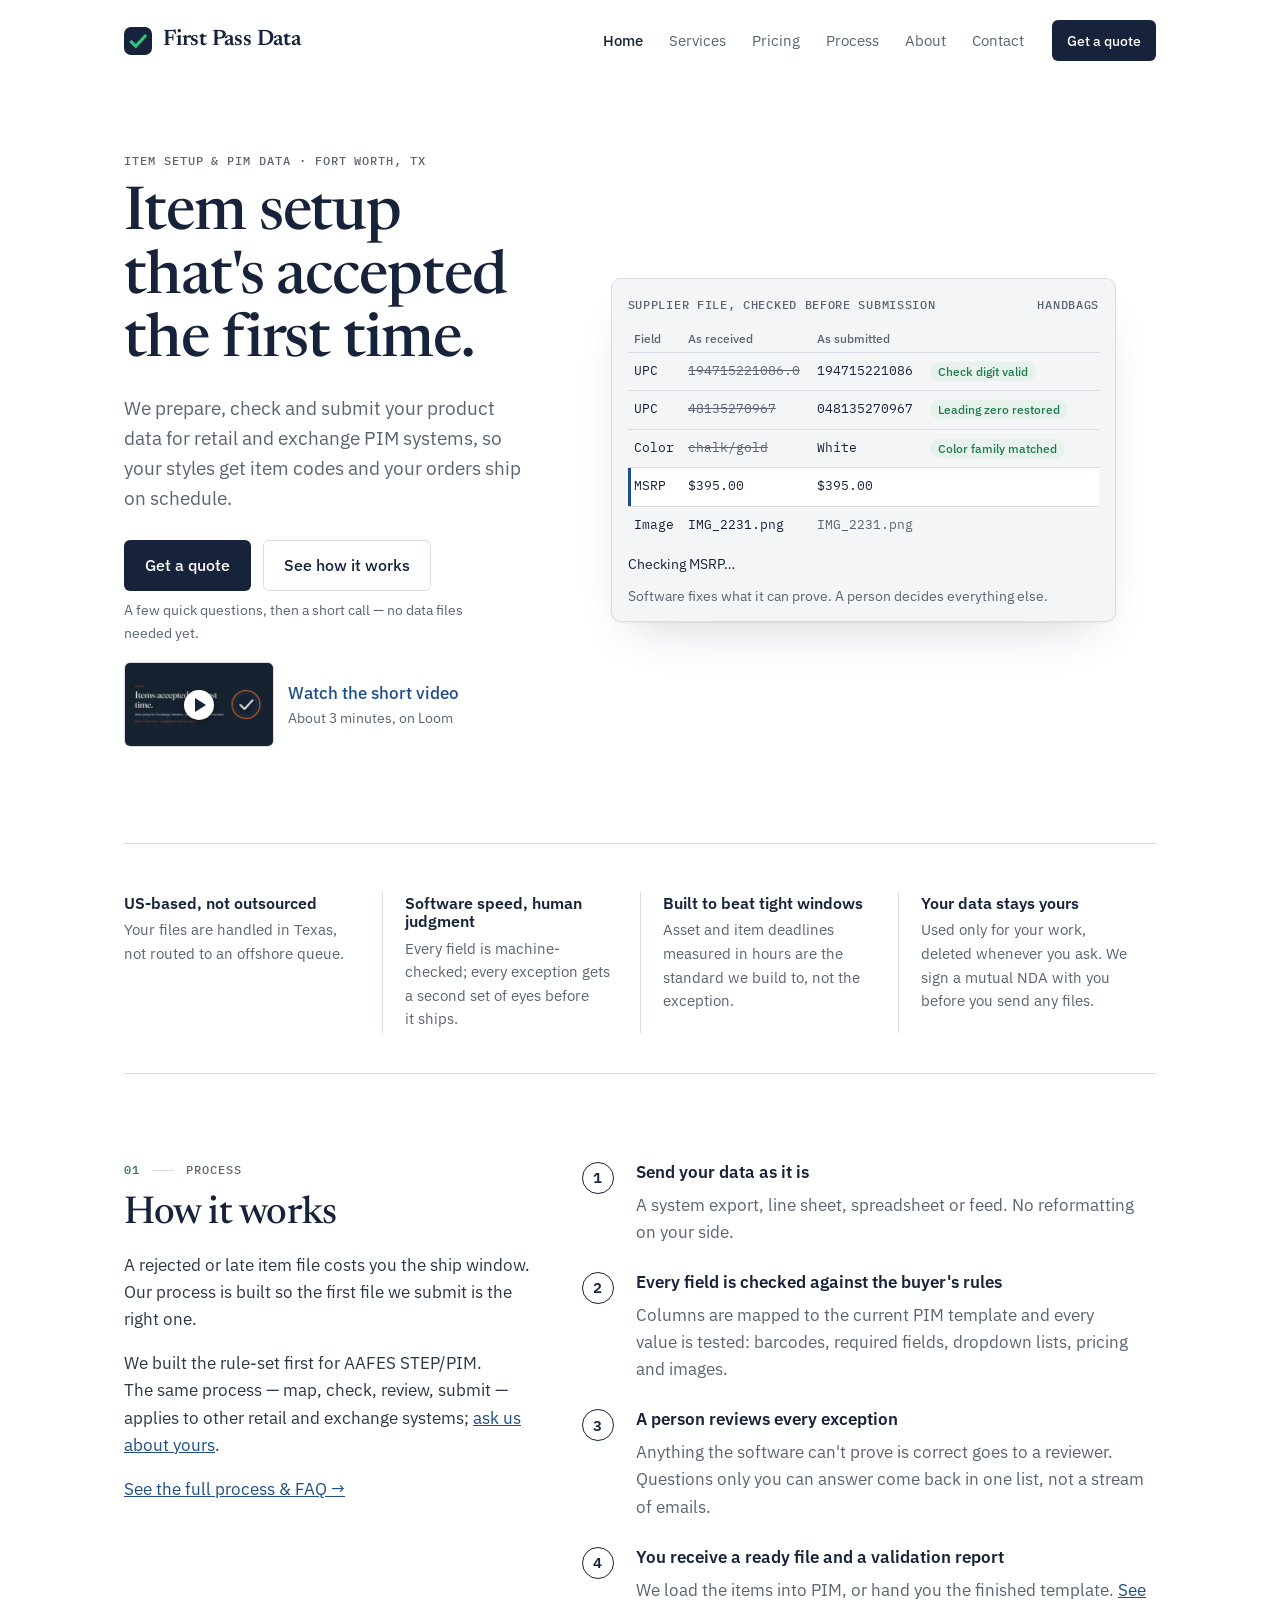
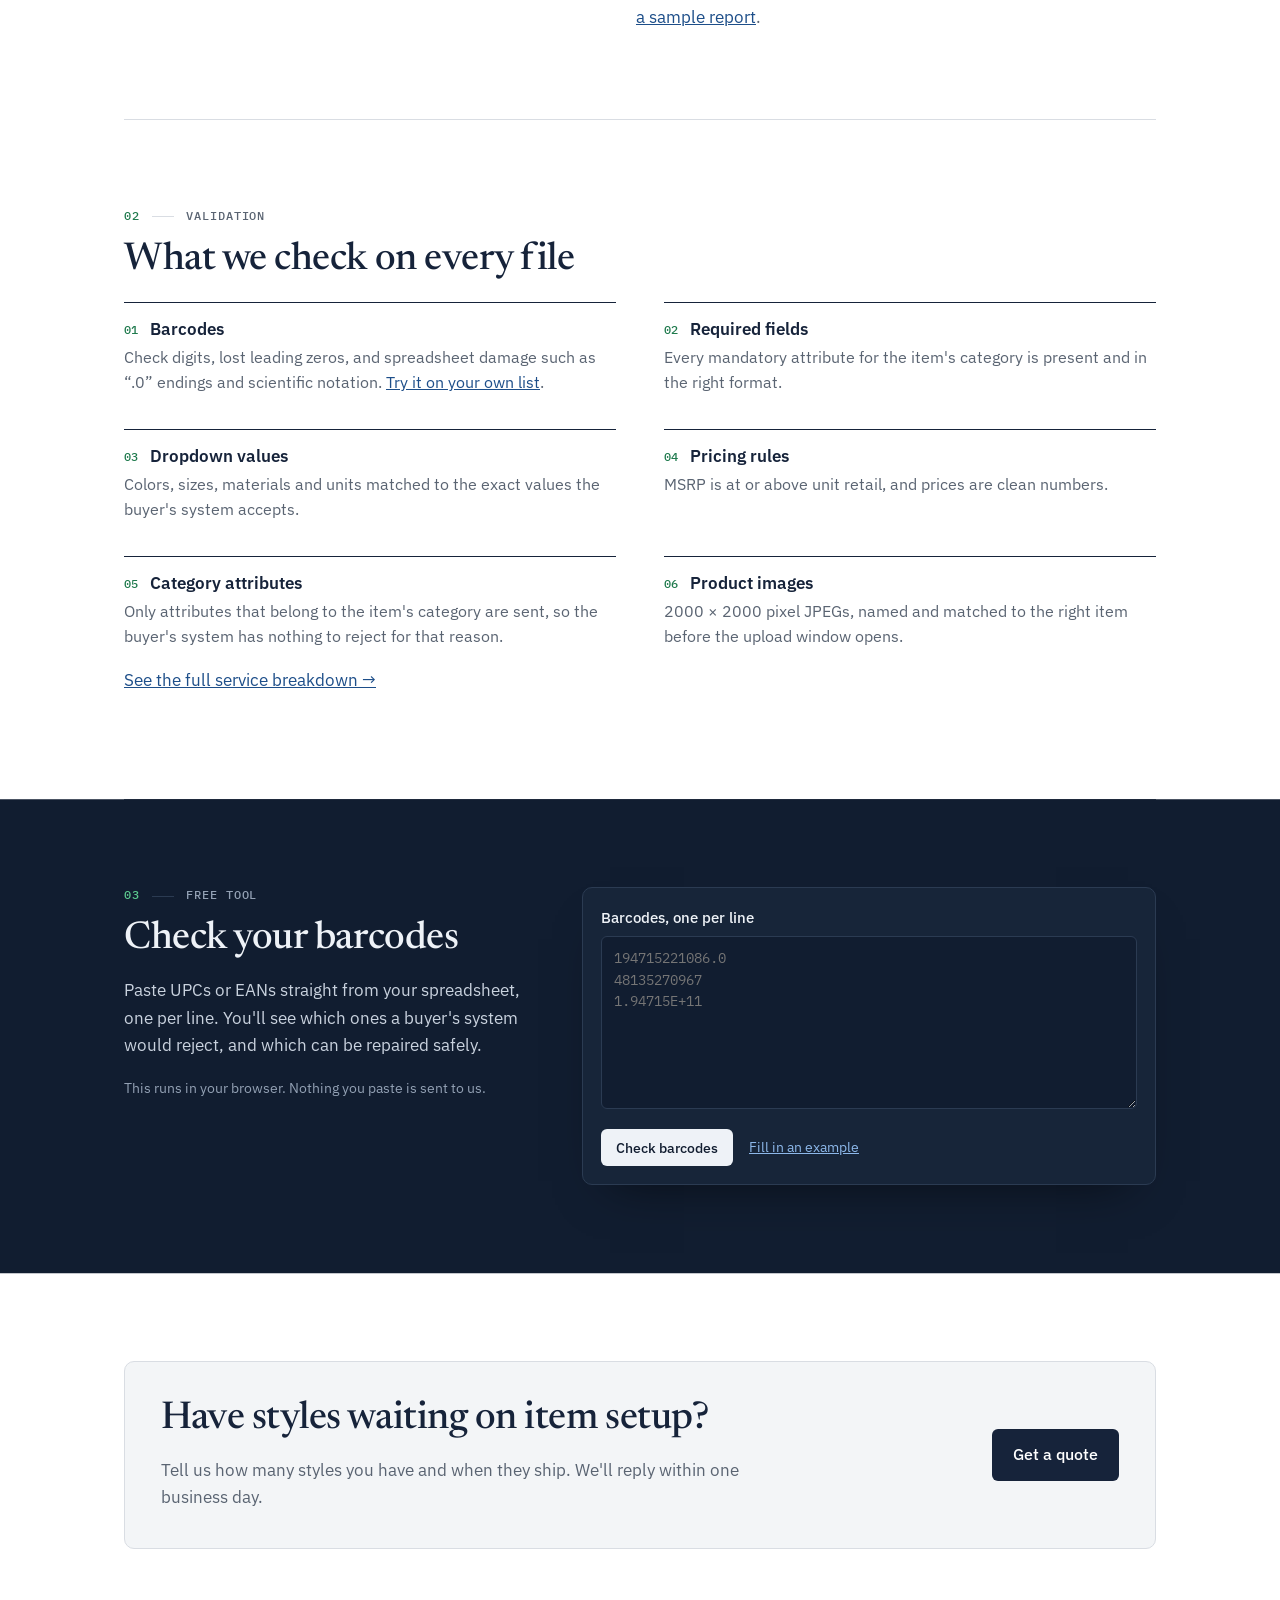
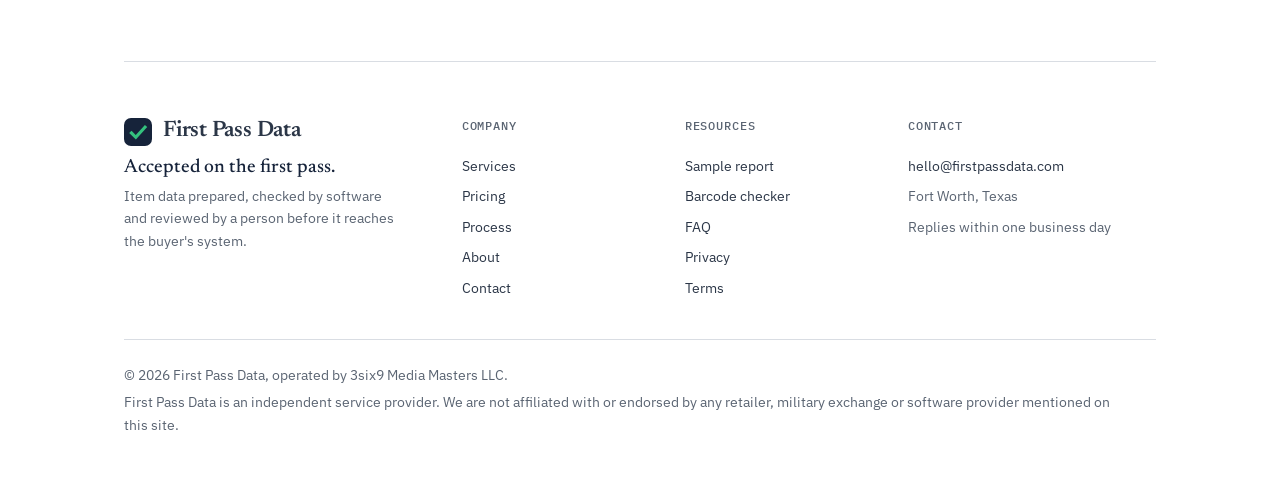
<file: index.html>
<!doctype html>
<html lang="en">
<head>
<meta charset="utf-8">
<meta name="viewport" content="width=device-width, initial-scale=1, viewport-fit=cover">
<title>First Pass Data | Item Setup &amp; PIM Data Entry for Retail Vendors</title>
<meta name="description" content="First Pass Data prepares, checks and submits your product data for retail and exchange PIM systems — including AAFES — so styles are accepted the first time and orders ship on schedule.">
<link rel="canonical" href="https://firstpassdata.com/">
<meta property="og:title" content="First Pass Data | Item setup accepted the first time">
<meta property="og:description" content="Item data prepared, checked by software and reviewed by a person before it reaches the buyer's system.">
<meta property="og:url" content="https://firstpassdata.com/">
<meta property="og:type" content="website">
<meta property="og:image" content="https://firstpassdata.com/og-image.png?v=3">
<meta property="og:image:width" content="1200">
<meta property="og:image:height" content="630">
<meta property="og:image:alt" content="First Pass Data: item setup that's accepted the first time.">
<meta name="twitter:card" content="summary_large_image">
<link rel="icon" href="data:image/svg+xml,<svg xmlns='http://www.w3.org/2000/svg' viewBox='0 0 32 32'><rect width='32' height='32' rx='8' fill='%2316233A'/><path d='M8.5 17l5 5L24 10.5' stroke='%2334C27E' stroke-width='3.6' fill='none' stroke-linecap='square'/></svg>">
<link rel="preconnect" href="https://fonts.googleapis.com">
<link rel="preconnect" href="https://fonts.gstatic.com" crossorigin>
<link href="https://fonts.googleapis.com/css2?family=IBM+Plex+Mono:wght@400;500&family=IBM+Plex+Sans:wght@400;500;600&family=Newsreader:opsz,wght@6..72,400;6..72,500;6..72,600&display=swap" rel="stylesheet">
<link rel="stylesheet" href="style.css">
<script type="application/ld+json">
{
  "@context": "https://schema.org",
  "@type": "ProfessionalService",
  "name": "First Pass Data",
  "url": "https://firstpassdata.com/",
  "email": "hello@firstpassdata.com",
  "founder": {"@type": "Person", "name": "Chris Mosley"},
  "parentOrganization": {"@type": "Organization", "name": "3six9 Media Masters LLC"},
  "address": {"@type": "PostalAddress", "addressLocality": "Fort Worth", "addressRegion": "TX", "addressCountry": "US"},
  "areaServed": "US",
  "description": "Item setup, data entry and validation for vendors selling into retail and exchange PIM systems, including AAFES.",
  "sameAs": []
}
</script>
</head>
<body>
<a class="skip" href="#main">Skip to content</a>
<div class="wrap">

<header class="site">
  <a class="logo" href="/" aria-label="First Pass Data home">
    <svg viewBox="0 0 32 32" aria-hidden="true"><rect class="tile" width="32" height="32" rx="8" fill="#16233A"/><path d="M8.5 17l5 5L24 10.5" stroke="#34C27E" stroke-width="3.6" fill="none" stroke-linecap="square"/></svg>
    First Pass Data
  </a>
  <nav class="primary" aria-label="Main">
    <a href="/" aria-current="page">Home</a>
    <a href="/services.html">Services</a>
    <a href="/services.html#pricing">Pricing</a>
    <a href="/process.html">Process</a>
    <a href="/about.html">About</a>
    <a href="/contact.html">Contact</a>
    <a class="btn primary small" href="/contact.html">Get a quote</a>
  </nav>
</header>
<nav class="mobile" aria-label="Mobile">
  <a href="/" aria-current="page">Home</a>
  <a href="/services.html">Services</a>
    <a href="/services.html#pricing">Pricing</a>
  <a href="/process.html">Process</a>
  <a href="/about.html">About</a>
  <a href="/contact.html">Contact</a>
</nav>

<main id="main">
<div class="hero">
  <div>
    <p class="label">Item setup &amp; PIM data &middot; Fort Worth, TX</p>
    <h1>Item setup that's accepted the first time.</h1>
    <p class="lede">We prepare, check and submit your product data for retail and exchange PIM systems, so your styles get item codes and your orders ship on schedule.</p>
    <div class="actions">
      <a class="btn primary" href="/contact.html">Get a quote</a>
      <a class="btn quiet" href="/process.html">See how it works</a>
    </div>
    <p class="subcta">A few quick questions, then a short call &mdash; no data files needed yet.</p>
    <a class="video-thumb no-print" href="https://www.loom.com/share/36a31be403b24f34be8039d4c4b75bda" target="_blank" rel="noopener" aria-label="Watch the short video, about 3 minutes, on Loom (opens in a new tab)">
      <span class="thumb"><img src="/video-still.webp" width="1200" height="675" alt=""><span class="play" aria-hidden="true"></span></span>
      <span class="vt-text" aria-hidden="true"><b>Watch the short video</b><span>About 3 minutes, on Loom</span></span>
    </a>
  </div>

  <figure class="specimen" aria-label="Example: fields from a supplier file being corrected and checked">
    <div class="cap"><span>Supplier file, checked before submission</span><span>Handbags</span></div>
    <table>
      <thead><tr><th scope="col">Field</th><th scope="col">As received</th><th scope="col">As submitted</th><th scope="col"></th></tr></thead>
      <tbody>
        <tr><td>UPC</td><td class="was">194715221086.0</td><td>194715221086</td><td><span class="tag ok">Check digit valid</span></td></tr>
        <tr><td>UPC</td><td class="was">48135270967</td><td>048135270967</td><td><span class="tag ok">Leading zero restored</span></td></tr>
        <tr><td>Color</td><td class="was">chalk/gold</td><td>White</td><td><span class="tag ok">Color family matched</span></td></tr>
        <tr><td>MSRP</td><td>$395.00</td><td>395.00</td><td><span class="tag rev">Below retail: to reviewer</span></td></tr>
        <tr><td>Image</td><td>IMG_2231.png</td><td>1200 &times; 1200</td><td><span class="tag rev">Needs 2000 &times; 2000 JPEG</span></td></tr>
      </tbody>
    </table>
    <div class="run-status" aria-live="polite"><span id="run-msg">5 fields checked: 3 fixed automatically, 2 sent to a reviewer.</span><button type="button" id="run-again" class="linkbtn" hidden>Run the check again</button></div>
<figcaption class="foot">Software fixes what it can prove. A person decides everything else.</figcaption>
  </figure>
</div>

<section class="tight" aria-label="Why work with First Pass Data">
  <div class="trust">
    <div><h3>US-based, not outsourced</h3><p>Your files are handled in Texas, not routed to an offshore queue.</p></div>
    <div><h3>Software speed, human judgment</h3><p>Every field is machine-checked; every exception gets a second set of eyes before it ships.</p></div>
    <div><h3>Built to beat tight windows</h3><p>Asset and item deadlines measured in hours are the standard we build to, not the exception.</p></div>
    <div><h3>Your data stays yours</h3><p>Used only for your work, deleted whenever you ask. We sign a mutual NDA with you before you send any files.</p></div>
  </div>
</section>

<section id="how">
  <div class="split">
    <div>
      <p class="label"><span>01</span>Process</p>
      <h2>How it works</h2>
      <p>A rejected or late item file costs you the ship window. Our process is built so the first file we submit is the right one.</p>
      <p>We built the rule-set first for AAFES STEP/PIM. The same process &mdash; map, check, review, submit &mdash; applies to other retail and exchange systems; <a href="/contact.html">ask us about yours</a>.</p>
      <p><a href="/process.html">See the full process &amp; FAQ &rarr;</a></p>
    </div>
    <ol class="steps">
      <li><h3>Send your data as it is</h3><p>A system export, line sheet, spreadsheet or feed. No reformatting on your side.</p></li>
      <li><h3>Every field is checked against the buyer's rules</h3><p>Columns are mapped to the current PIM template and every value is tested: barcodes, required fields, dropdown lists, pricing and images.</p></li>
      <li><h3>A person reviews every exception</h3><p>Anything the software can't prove is correct goes to a reviewer. Questions only you can answer come back in one list, not a stream of emails.</p></li>
      <li><h3>You receive a ready file and a validation report</h3><p>We load the items into PIM, or hand you the finished template. <a href="/sample-report.html">See a sample report</a>.</p></li>
    </ol>
  </div>
</section>

<section id="checks">
  <p class="label"><span>02</span>Validation</p>
  <h2>What we check on every file</h2>
  <div class="checks">
    <div><h3>Barcodes</h3><p>Check digits, lost leading zeros, and spreadsheet damage such as &ldquo;.0&rdquo; endings and scientific notation. <a href="#barcode-check">Try it on your own list</a>.</p></div>
    <div><h3>Required fields</h3><p>Every mandatory attribute for the item's category is present and in the right format.</p></div>
    <div><h3>Dropdown values</h3><p>Colors, sizes, materials and units matched to the exact values the buyer's system accepts.</p></div>
    <div><h3>Pricing rules</h3><p>MSRP is at or above unit retail, and prices are clean numbers.</p></div>
    <div><h3>Category attributes</h3><p>Only attributes that belong to the item's category are sent, so the buyer's system has nothing to reject for that reason.</p></div>
    <div><h3>Product images</h3><p>2000 &times; 2000 pixel JPEGs, named and matched to the right item before the upload window opens.</p></div>
  </div>
  <p style="margin-top:18px"><a href="/services.html">See the full service breakdown &rarr;</a></p>
</section>

<section id="barcode-check" class="console">
<div class="split">
<div>
<p class="label"><span>03</span>Free tool</p>
<h2>Check your barcodes</h2>
<p>Paste UPCs or EANs straight from your spreadsheet, one per line. You'll see which ones a buyer's system would reject, and which can be repaired safely.</p>
<p class="muted-note">This runs in your browser. Nothing you paste is sent to us.</p>
</div>
<div class="checker">
<label for="upc-in">Barcodes, one per line</label>
<textarea id="upc-in" rows="7" spellcheck="false" placeholder="194715221086.0&#10;48135270967&#10;1.94715E+11"></textarea>
<div class="checker-actions">
<button type="button" class="btn primary small" id="upc-run">Check barcodes</button>
<button type="button" class="linkbtn" id="upc-sample">Fill in an example</button>
</div>
<div id="upc-out" hidden>
<p id="upc-sum" class="checker-sum" aria-live="polite"></p>
<div class="checker-table">
<table>
<thead><tr><th scope="col">As pasted</th><th scope="col">Cleaned</th><th scope="col">Result</th></tr></thead>
<tbody id="upc-rows"></tbody>
</table>
</div>
<div class="checker-actions">
<button type="button" class="btn quiet small" id="upc-copy">Copy cleaned list</button>
<span id="upc-copied" class="muted-note" hidden>Copied. Codes that need a look are left out.</span>
</div>
<p class="checker-cta" id="upc-cta" hidden>Have a whole file like this? <a href="/contact.html">Send it over</a> and we'll clean every field, not just barcodes.</p>
</div>
</div>
</div>
</section>

<section aria-label="Get started">
  <div class="band">
    <div>
      <h2>Have styles waiting on item setup?</h2>
      <p>Tell us how many styles you have and when they ship. We'll reply within one business day.</p>
    </div>
    <a class="btn primary" href="/contact.html">Get a quote</a>
  </div>
</section>
</main>

<footer class="site-foot">
  <div class="foot-grid">
    <div class="foot-brand">
      <a class="logo" href="/" aria-label="First Pass Data home">
        <svg viewBox="0 0 32 32" aria-hidden="true"><rect class="tile" width="32" height="32" rx="8" fill="#16233A"/><path d="M8.5 17l5 5L24 10.5" stroke="#34C27E" stroke-width="3.6" fill="none" stroke-linecap="square"/></svg>
        First Pass Data
      </a>
      <p class="tagline">Accepted on the first pass.</p>
      <p>Item data prepared, checked by software and reviewed by a person before it reaches the buyer's system.</p>
    </div>
    <nav aria-label="Footer">
      <h2>Company</h2>
      <a href="/services.html">Services</a>
      <a href="/services.html#pricing">Pricing</a>
      <a href="/process.html">Process</a>
      <a href="/about.html">About</a>
      <a href="/contact.html">Contact</a>
    </nav>
    <nav aria-label="Resources">
      <h2>Resources</h2>
      <a href="/sample-report.html">Sample report</a>
      <a href="#barcode-check">Barcode checker</a>
      <a href="/process.html#faq">FAQ</a>
      <a href="/privacy.html">Privacy</a>
      <a href="/terms.html">Terms</a>
    </nav>
    <div>
      <h2>Contact</h2>
      <a href="mailto:hello@firstpassdata.com">hello@firstpassdata.com</a>
      <p>Fort Worth, Texas</p>
      <p>Replies within one business day</p>
    </div>
  </div>
  <div class="foot-legal">
    <p>&copy; 2026 First Pass Data, operated by 3six9 Media Masters LLC.</p>
    <p>First Pass Data is an independent service provider. We are not affiliated with or endorsed by any retailer, military exchange or software provider mentioned on this site.</p>
  </div>
</footer>

</div>
<script>
/* Hero: run the check once on load, row by row. Static final state without JS or with reduced motion. */
(function(){
  const fig=document.querySelector('.specimen'); if(!fig) return;
  const rows=[...fig.querySelectorAll('tbody tr')];
  const msg=document.getElementById('run-msg'), again=document.getElementById('run-again');
  const finalMsg=msg.textContent;
  if(!window.matchMedia('(prefers-reduced-motion: no-preference)').matches) return;
  rows.forEach(r=>{const out=r.cells[2]; out.dataset.final=out.textContent;});
  function reset(){
    rows.forEach(r=>{r.className='queued'; r.cells[2].textContent=r.cells[1].textContent;});
    msg.textContent='Checking 5 fields…'; again.hidden=true;
  }
  function run(){
    reset(); fig.classList.add('running');
    let i=0;
    const step=()=>{
      if(i>0){const p=rows[i-1]; p.className='done'; p.cells[2].textContent=p.cells[2].dataset.final;}
      if(i===rows.length){fig.classList.remove('running'); msg.textContent=finalMsg; again.hidden=false; return;}
      rows[i].className='checking'; msg.textContent='Checking '+rows[i].cells[0].textContent+'…';
      i++; setTimeout(step,620);
    };
    setTimeout(step,500);
  }
  again.addEventListener('click',run);
  // Start when the table is on screen (it is, above the fold, on most screens)
  const io=new IntersectionObserver(e=>{if(e[0].isIntersecting){io.disconnect();run();}},{threshold:.4});
  io.observe(fig);
})();

/* Barcode checker: GTIN-8/12/13/14 check digits and common spreadsheet damage. */
(function(){
  const $=id=>document.getElementById(id);
  const input=$('upc-in'); if(!input) return;
  const sample=['194715221086.0','48135270967','1.94715E+11','012345678905','0 36000 29145 2','4006381333931','194715221087','8675309'].join('\n');

  function checkDigitOk(d){
    const n=d.split('').map(Number), body=n.slice(0,-1).reverse();
    const sum=body.reduce((t,x,i)=>t+x*(i%2===0?3:1),0);
    return (10-sum%10)%10===n[n.length-1];
  }
  function expand(raw){ // scientific notation -> digits, if no digits were lost
    const m=raw.match(/^(\d)(?:[.,](\d+))?e\+?(\d+)$/i); if(!m) return null;
    const mant=m[1]+(m[2]||''), exp=+m[3];
    return mant.length-1<=exp ? {digits:mant+'0'.repeat(exp-(mant.length-1)), lost:mant.length-1<exp} : null;
  }
  function check(raw){
    let v=raw.trim(), notes=[];
    if(!v) return null;
    const sci=expand(v.replace(/\s/g,''));
    if(sci){
      if(sci.lost) return {raw, clean:'', status:'rev', note:'Scientific notation: digits were lost. Re-export this column as text.'};
      v=sci.digits; notes.push('scientific notation expanded');
    }
    if(/[.,]0+$/.test(v)){v=v.replace(/[.,]0+$/,''); notes.push('“.0” removed');}
    if(/[^\d]/.test(v)){
      const stripped=v.replace(/[\s-]/g,'');
      if(/[^\d]/.test(stripped)) return {raw, clean:'', status:'rev', note:'Contains characters that aren’t digits.'};
      v=stripped; notes.push('spaces removed');
    }
    if(v.length===11 && checkDigitOk('0'+v)){v='0'+v; notes.push('leading zero restored');}
    if(![8,12,13,14].includes(v.length)) return {raw, clean:v, status:'rev', note:'Wrong length: '+v.length+' digits. UPCs have 12, EANs 13.'};
    if(!checkDigitOk(v)) return {raw, clean:v, status:'rev', note:'Check digit doesn’t match. Confirm this code with your barcode source.'};
    if(notes.length) return {raw, clean:v, status:'fix', note:notes[0][0].toUpperCase()+notes.join(', ').slice(1)};
    return {raw, clean:v, status:'ok', note:'Valid'};
  }
  const esc=t=>t.replace(/[&<>"]/g,c=>({'&':'&amp;','<':'&lt;','>':'&gt;','"':'&quot;'}[c]));
  let results=[];
  function run(){
    const lines=input.value.split(/\r?\n|\t|;/).slice(0,500);
    results=lines.map(check).filter(Boolean);
    if(!results.length){ $('upc-out').hidden=false; $('upc-sum').textContent='Paste at least one barcode above, one per line.'; $('upc-rows').innerHTML=''; $('upc-cta').hidden=true; return; }
    const c={ok:0,fix:0,rev:0}; results.forEach(r=>c[r.status]++);
    $('upc-rows').innerHTML=results.map((r,i)=>'<tr class="'+r.status+'" style="--i:'+Math.min(i,12)+'"><td class="was">'+esc(r.raw)+'</td><td>'+(r.clean?esc(r.clean):'&ndash;')+'</td><td><span class="tag '+(r.status==='rev'?'rev':'ok')+'">'+esc(r.note)+'</span></td></tr>').join('');
    const parts=[];
    if(c.ok) parts.push(c.ok+' valid');
    if(c.fix) parts.push(c.fix+' repaired');
    if(c.rev) parts.push(c.rev+' need'+(c.rev===1?'s':'')+' a look');
    $('upc-sum').textContent=results.length+' checked: '+parts.join(', ')+'.';
    $('upc-out').hidden=false; $('upc-copied').hidden=true; $('upc-cta').hidden=false;
  }
  $('upc-run').addEventListener('click',run);
  $('upc-sample').addEventListener('click',()=>{input.value=sample; run();});
  $('upc-copy').addEventListener('click',async()=>{
    const list=results.filter(r=>r.status!=='rev').map(r=>r.clean).join('\n');
    try{ await navigator.clipboard.writeText(list); $('upc-copied').hidden=false; }catch(e){ $('upc-copied').textContent='Couldn’t copy automatically. Select the Cleaned column instead.'; $('upc-copied').hidden=false; }
  });
})();
</script>
<script src="site.js"></script>
</body>
</html>
</file>
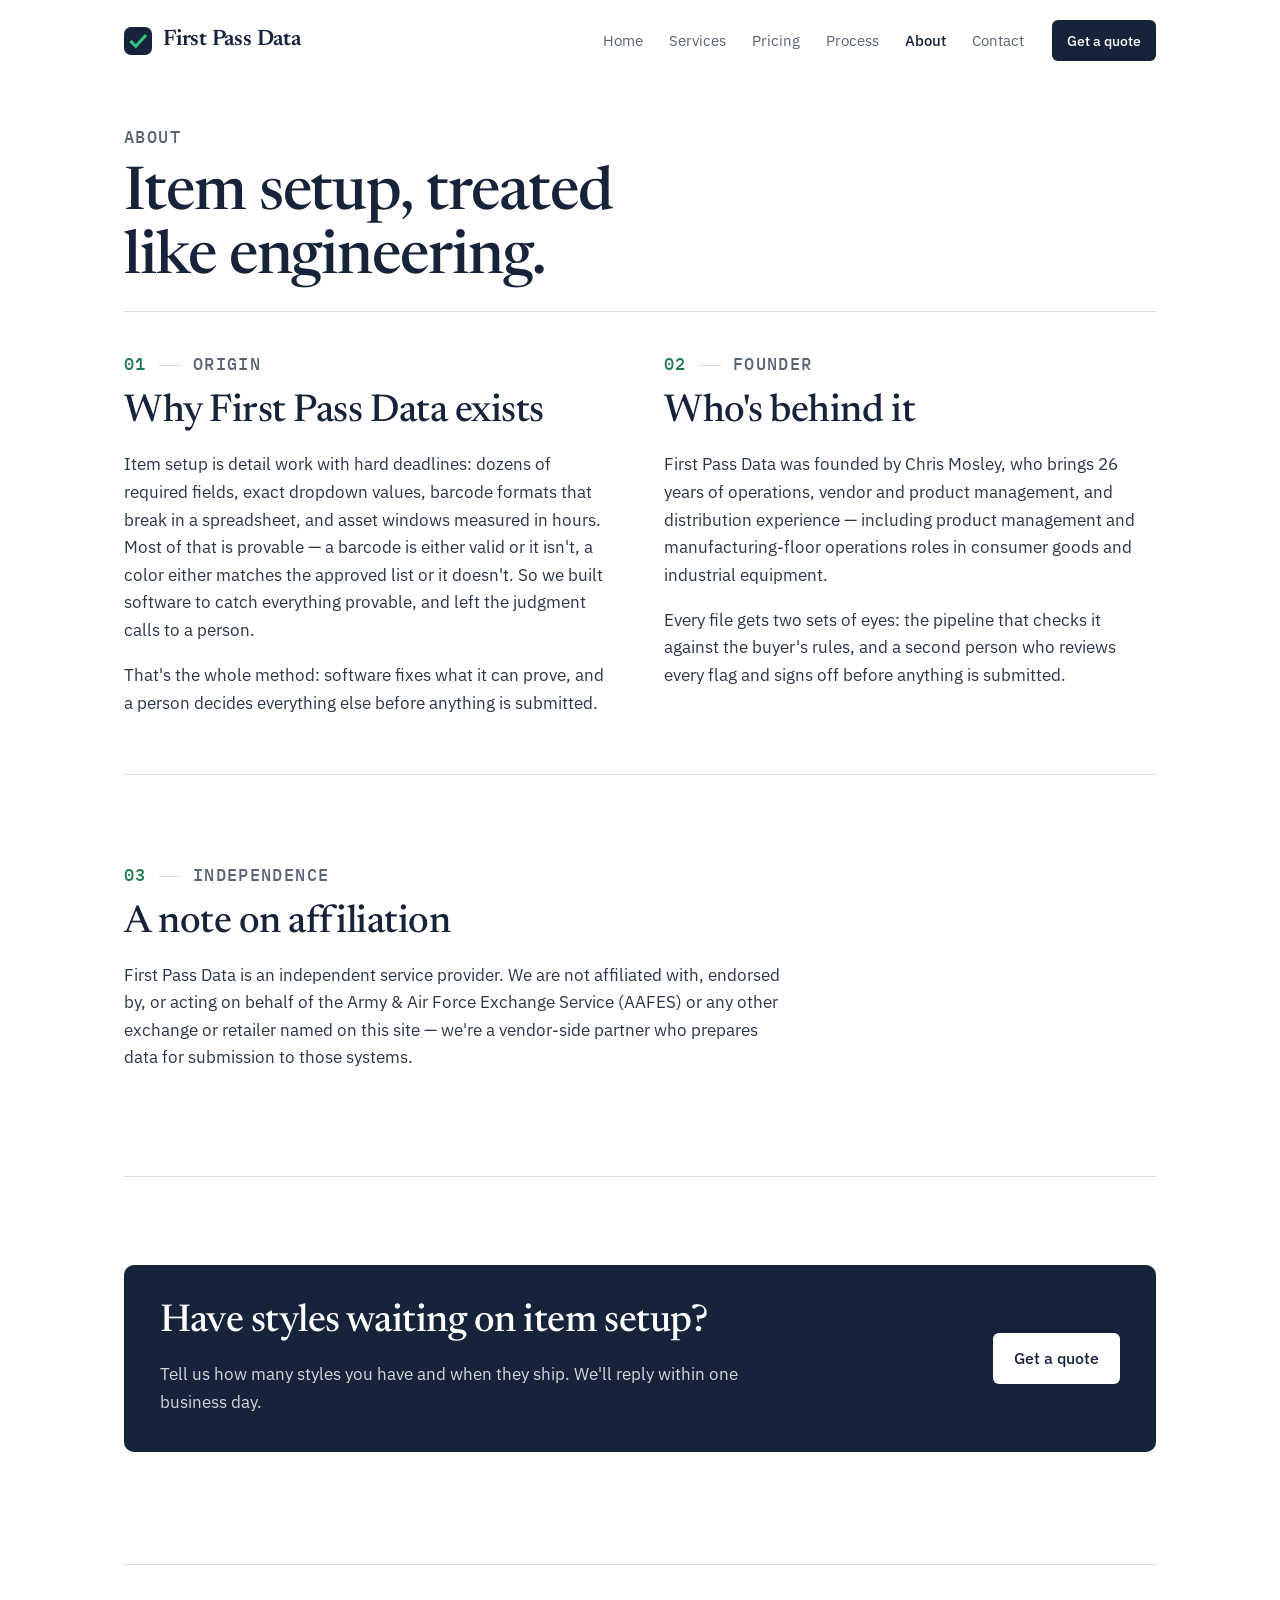
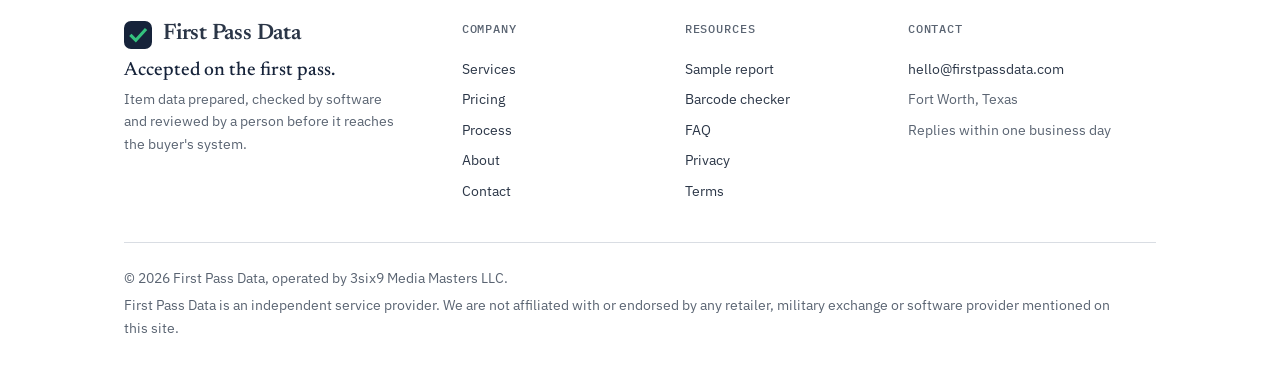
<file: about.html>
<!doctype html>
<html lang="en">
<head>
<meta charset="utf-8">
<meta name="viewport" content="width=device-width, initial-scale=1, viewport-fit=cover">
<title>About | First Pass Data</title>
<meta name="description" content="First Pass Data was founded on 26 years of operations and vendor management experience, treating item setup as an engineering problem: software catches what it can, a person reviews the rest.">
<link rel="canonical" href="https://firstpassdata.com/about.html">
<meta property="og:title" content="About — First Pass Data">
<meta property="og:description" content="Item setup is detail work with hard deadlines. We treat it as an engineering problem.">
<meta property="og:url" content="https://firstpassdata.com/about.html">
<meta property="og:type" content="website">
<meta property="og:image" content="https://firstpassdata.com/og-image.png?v=3">
<meta property="og:image:width" content="1200">
<meta property="og:image:height" content="630">
<meta property="og:image:alt" content="First Pass Data: item setup that's accepted the first time.">
<meta name="twitter:card" content="summary_large_image">
<link rel="icon" href="data:image/svg+xml,<svg xmlns='http://www.w3.org/2000/svg' viewBox='0 0 32 32'><rect width='32' height='32' rx='8' fill='%2316233A'/><path d='M8.5 17l5 5L24 10.5' stroke='%2334C27E' stroke-width='3.6' fill='none' stroke-linecap='square'/></svg>">
<link rel="preconnect" href="https://fonts.googleapis.com">
<link rel="preconnect" href="https://fonts.gstatic.com" crossorigin>
<link href="https://fonts.googleapis.com/css2?family=IBM+Plex+Mono:wght@400;500&family=IBM+Plex+Sans:wght@400;500;600&family=Newsreader:opsz,wght@6..72,400;6..72,500;6..72,600&display=swap" rel="stylesheet">
<link rel="stylesheet" href="style.css">
</head>
<body>
<a class="skip" href="#main">Skip to content</a>
<div class="wrap">

<header class="site">
  <a class="logo" href="/" aria-label="First Pass Data home">
    <svg viewBox="0 0 32 32" aria-hidden="true"><rect class="tile" width="32" height="32" rx="8" fill="#16233A"/><path d="M8.5 17l5 5L24 10.5" stroke="#34C27E" stroke-width="3.6" fill="none" stroke-linecap="square"/></svg>
    First Pass Data
  </a>
  <nav class="primary" aria-label="Main">
    <a href="/">Home</a>
    <a href="/services.html">Services</a>
    <a href="/services.html#pricing">Pricing</a>
    <a href="/process.html">Process</a>
    <a href="/about.html" aria-current="page">About</a>
    <a href="/contact.html">Contact</a>
    <a class="btn primary small" href="/contact.html">Get a quote</a>
  </nav>
</header>
<nav class="mobile" aria-label="Mobile">
  <a href="/">Home</a>
  <a href="/services.html">Services</a>
    <a href="/services.html#pricing">Pricing</a>
  <a href="/process.html">Process</a>
  <a href="/about.html" aria-current="page">About</a>
  <a href="/contact.html">Contact</a>
</nav>

<main id="main" class="about">
<div class="page-head">
  <p class="label">About</p>
  <h1>Item setup, treated like engineering.</h1>
</div>

<section class="tight">
  <div class="split even">
    <div>
      <p class="label"><span>01</span>Origin</p>
      <h2>Why First Pass Data exists</h2>
      <p>Item setup is detail work with hard deadlines: dozens of required fields, exact dropdown values, barcode formats that break in a spreadsheet, and asset windows measured in hours. Most of that is provable &mdash; a barcode is either valid or it isn't, a color either matches the approved list or it doesn't. So we built software to catch everything provable, and left the judgment calls to a person.</p>
      <p>That's the whole method: software fixes what it can prove, and a person decides everything else before anything is submitted.</p>
    </div>
    <div>
      <p class="label"><span>02</span>Founder</p>
      <h2>Who's behind it</h2>
      <p>First Pass Data was founded by Chris Mosley, who brings 26 years of operations, vendor and product management, and distribution experience &mdash; including product management and manufacturing-floor operations roles in consumer goods and industrial equipment.</p>
      <p>Every file gets two sets of eyes: the pipeline that checks it against the buyer's rules, and a second person who reviews every flag and signs off before anything is submitted.</p>
    </div>
  </div>
</section>

<section>
  <p class="label"><span>03</span>Independence</p>
  <h2>A note on affiliation</h2>
  <p>First Pass Data is an independent service provider. We are not affiliated with, endorsed by, or acting on behalf of the Army &amp; Air Force Exchange Service (AAFES) or any other exchange or retailer named on this site &mdash; we're a vendor-side partner who prepares data for submission to those systems.</p>
</section>

<section aria-label="Get started">
  <div class="band">
    <div>
      <h2>Have styles waiting on item setup?</h2>
      <p>Tell us how many styles you have and when they ship. We'll reply within one business day.</p>
    </div>
    <a class="btn primary" href="/contact.html">Get a quote</a>
  </div>
</section>
</main>

<footer class="site-foot">
  <div class="foot-grid">
    <div class="foot-brand">
      <a class="logo" href="/" aria-label="First Pass Data home">
        <svg viewBox="0 0 32 32" aria-hidden="true"><rect class="tile" width="32" height="32" rx="8" fill="#16233A"/><path d="M8.5 17l5 5L24 10.5" stroke="#34C27E" stroke-width="3.6" fill="none" stroke-linecap="square"/></svg>
        First Pass Data
      </a>
      <p class="tagline">Accepted on the first pass.</p>
      <p>Item data prepared, checked by software and reviewed by a person before it reaches the buyer's system.</p>
    </div>
    <nav aria-label="Footer">
      <h2>Company</h2>
      <a href="/services.html">Services</a>
      <a href="/services.html#pricing">Pricing</a>
      <a href="/process.html">Process</a>
      <a href="/about.html">About</a>
      <a href="/contact.html">Contact</a>
    </nav>
    <nav aria-label="Resources">
      <h2>Resources</h2>
      <a href="/sample-report.html">Sample report</a>
      <a href="/#barcode-check">Barcode checker</a>
      <a href="/process.html#faq">FAQ</a>
      <a href="/privacy.html">Privacy</a>
      <a href="/terms.html">Terms</a>
    </nav>
    <div>
      <h2>Contact</h2>
      <a href="mailto:hello@firstpassdata.com">hello@firstpassdata.com</a>
      <p>Fort Worth, Texas</p>
      <p>Replies within one business day</p>
    </div>
  </div>
  <div class="foot-legal">
    <p>&copy; 2026 First Pass Data, operated by 3six9 Media Masters LLC.</p>
    <p>First Pass Data is an independent service provider. We are not affiliated with or endorsed by any retailer, military exchange or software provider mentioned on this site.</p>
  </div>
</footer>

</div>
<script src="site.js"></script>
</body>
</html>
</file>
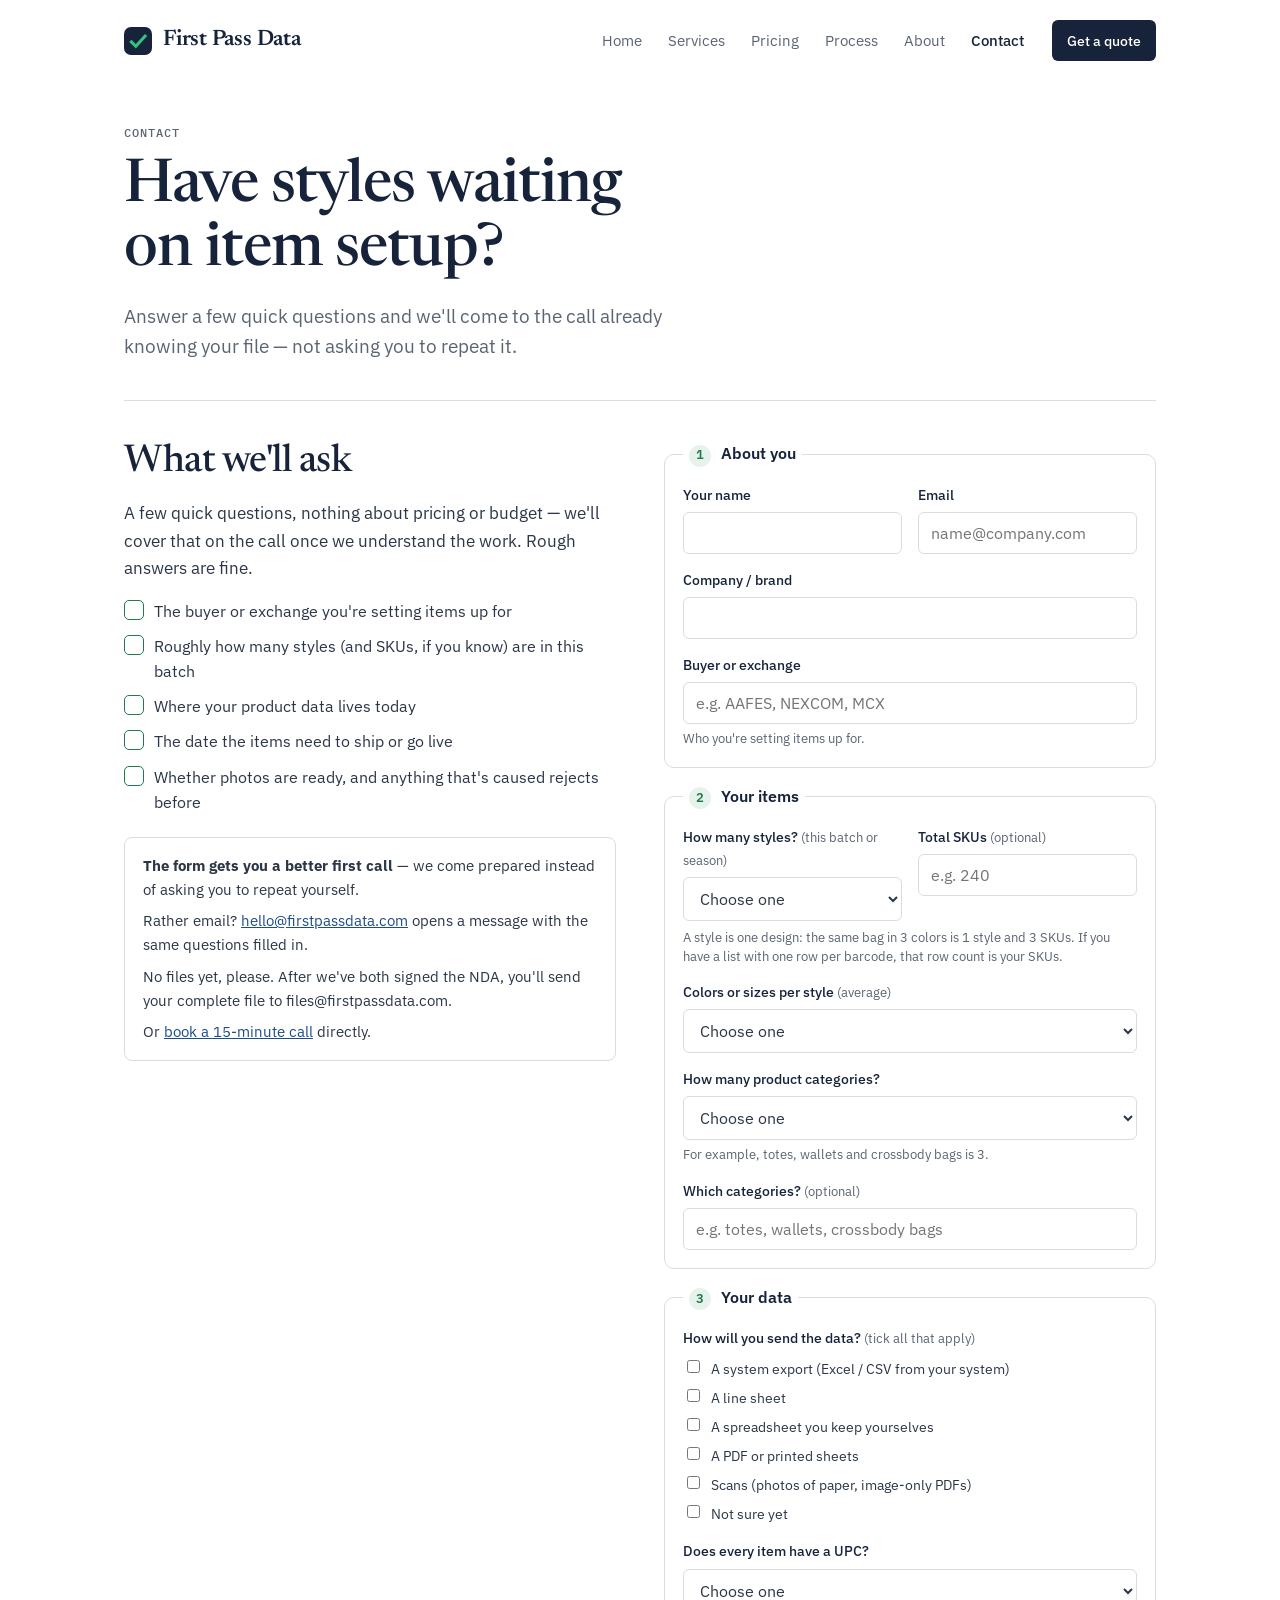
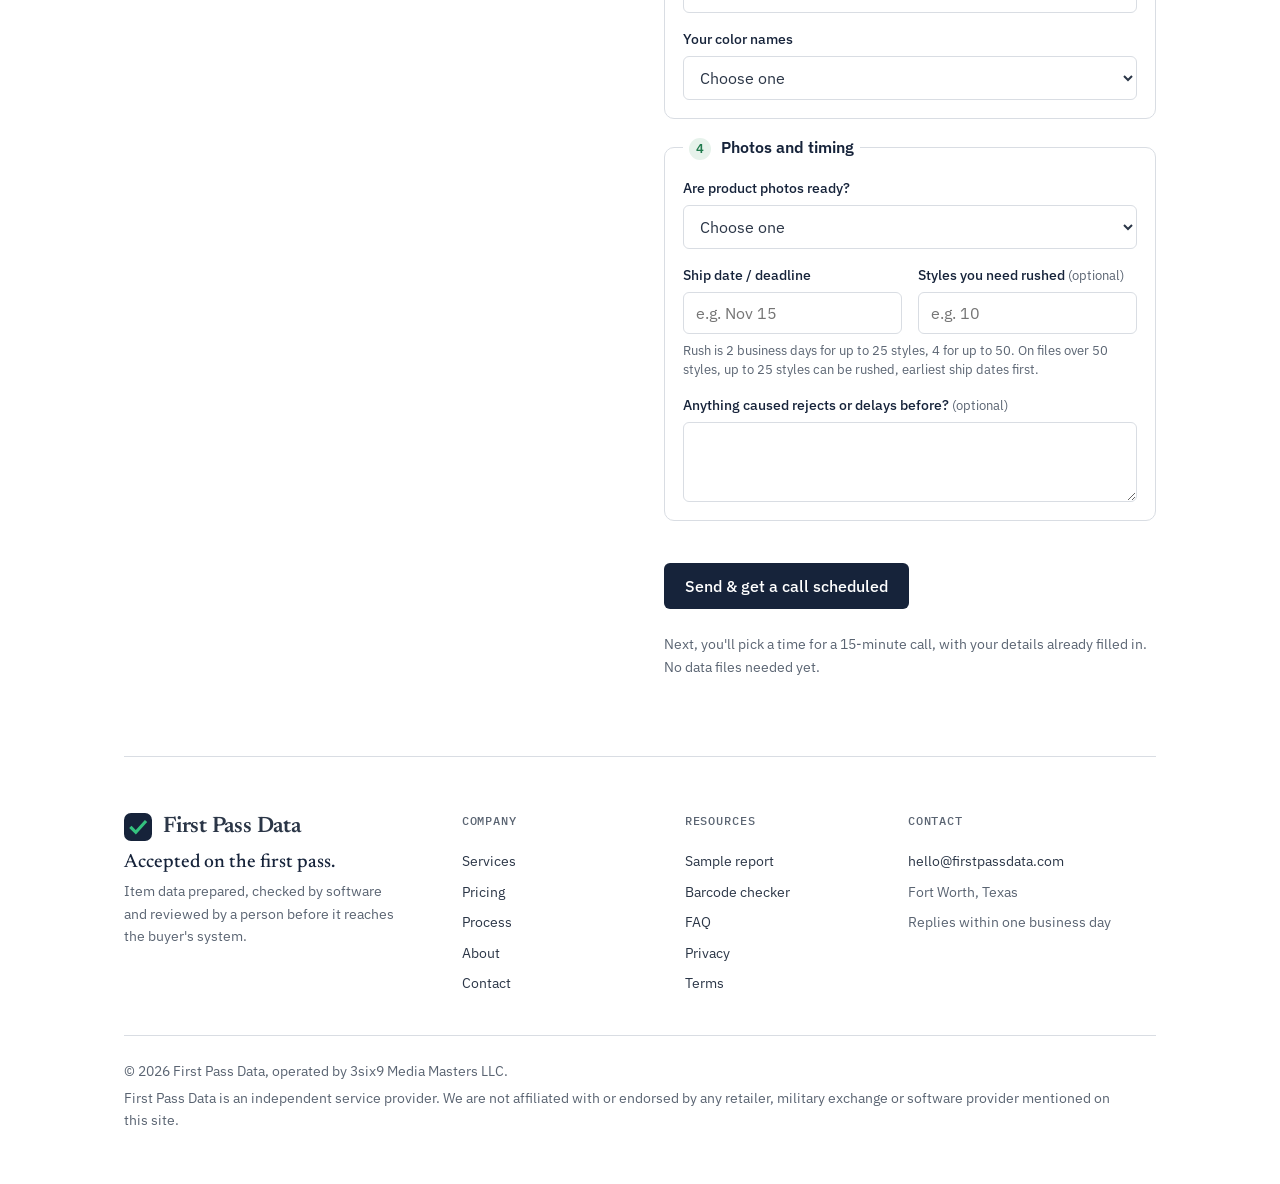
<file: contact.html>
<!doctype html>
<html lang="en">
<head>
<meta charset="utf-8">
<meta name="viewport" content="width=device-width, initial-scale=1, viewport-fit=cover">
<title>Contact | First Pass Data</title>
<meta name="description" content="Tell First Pass Data how many styles you have and when they ship. We reply within one business day. Based in Fort Worth, Texas.">
<link rel="canonical" href="https://firstpassdata.com/contact.html">
<meta property="og:title" content="Contact — First Pass Data">
<meta property="og:description" content="Tell us how many styles you have and when they ship. We reply within one business day.">
<meta property="og:url" content="https://firstpassdata.com/contact.html">
<meta property="og:type" content="website">
<meta property="og:image" content="https://firstpassdata.com/og-image.png?v=3">
<meta property="og:image:width" content="1200">
<meta property="og:image:height" content="630">
<meta property="og:image:alt" content="First Pass Data: item setup that's accepted the first time.">
<meta name="twitter:card" content="summary_large_image">
<link rel="icon" href="data:image/svg+xml,<svg xmlns='http://www.w3.org/2000/svg' viewBox='0 0 32 32'><rect width='32' height='32' rx='8' fill='%2316233A'/><path d='M8.5 17l5 5L24 10.5' stroke='%2334C27E' stroke-width='3.6' fill='none' stroke-linecap='square'/></svg>">
<link rel="preconnect" href="https://fonts.googleapis.com">
<link rel="preconnect" href="https://fonts.gstatic.com" crossorigin>
<link href="https://fonts.googleapis.com/css2?family=IBM+Plex+Mono:wght@400;500&family=IBM+Plex+Sans:wght@400;500;600&family=Newsreader:opsz,wght@6..72,400;6..72,500;6..72,600&display=swap" rel="stylesheet">
<link rel="stylesheet" href="style.css">
</head>
<body>
<a class="skip" href="#main">Skip to content</a>
<div class="wrap">

<header class="site">
  <a class="logo" href="/" aria-label="First Pass Data home">
    <svg viewBox="0 0 32 32" aria-hidden="true"><rect class="tile" width="32" height="32" rx="8" fill="#16233A"/><path d="M8.5 17l5 5L24 10.5" stroke="#34C27E" stroke-width="3.6" fill="none" stroke-linecap="square"/></svg>
    First Pass Data
  </a>
  <nav class="primary" aria-label="Main">
    <a href="/">Home</a>
    <a href="/services.html">Services</a>
    <a href="/services.html#pricing">Pricing</a>
    <a href="/process.html">Process</a>
    <a href="/about.html">About</a>
    <a href="/contact.html" aria-current="page">Contact</a>
    <a class="btn primary small" href="/contact.html">Get a quote</a>
  </nav>
</header>
<nav class="mobile" aria-label="Mobile">
  <a href="/">Home</a>
  <a href="/services.html">Services</a>
    <a href="/services.html#pricing">Pricing</a>
  <a href="/process.html">Process</a>
  <a href="/about.html">About</a>
  <a href="/contact.html" aria-current="page">Contact</a>
</nav>

<main id="main">
<div class="page-head">
  <p class="label">Contact</p>
  <h1>Have styles waiting on item setup?</h1>
  <p class="lede">Answer a few quick questions and we'll come to the call already knowing your file &mdash; not asking you to repeat it.</p>
</div>

<section class="tight">
  <div id="sent-notice" class="notice" style="display:none">
    <p>Thanks &mdash; that's in. We'll reply within one business day to set up a short call.</p>
    <p class="cal-only" hidden>Rather pick a time now? <a class="cal-link" href="#">Book a 15-minute call</a>.</p>
    <p>No files yet, please. After we've both signed the NDA, you'll send your complete file to files@firstpassdata.com.</p>
  </div>

  <div class="split even">
    <div>
      <h2>What we'll ask</h2>
      <p>A few quick questions, nothing about pricing or budget &mdash; we'll cover that on the call once we understand the work. Rough answers are fine.</p>
      <ul class="checklist">
        <li>The buyer or exchange you're setting items up for</li>
        <li>Roughly how many styles (and SKUs, if you know) are in this batch</li>
        <li>Where your product data lives today</li>
        <li>The date the items need to ship or go live</li>
        <li>Whether photos are ready, and anything that's caused rejects before</li>
      </ul>
      <div class="alt-contact">
        <p><strong>The form gets you a better first call</strong> &mdash; we come prepared instead of asking you to repeat yourself.</p>
        <p>Rather email? <a class="email-link" href="mailto:hello@firstpassdata.com">hello@firstpassdata.com</a> opens a message with the same questions filled in.</p>
        <p>No files yet, please. After we've both signed the NDA, you'll send your complete file to files@firstpassdata.com.</p>
        <p class="cal-only" hidden>Or <a class="cal-link" href="#">book a 15-minute call</a> directly.</p>
      </div>
    </div>

    <form class="intake" action="https://formsubmit.co/hello@firstpassdata.com" method="POST">
      <input type="hidden" name="_subject" value="New item setup inquiry — First Pass Data">
      <input type="hidden" name="_template" value="table">
      <input type="hidden" name="_next" id="next-url" value="https://firstpassdata.com/contact.html?sent=true">
      <input type="text" name="_honey" class="hp" tabindex="-1" autocomplete="off">

      <fieldset class="sec">
        <legend><span>1</span> About you</legend>
        <div class="row2">
          <div class="field">
            <label for="name">Your name</label>
            <input type="text" id="name" name="Name" required autocomplete="name">
          </div>
          <div class="field">
            <label for="email">Email</label>
            <input type="email" id="email" name="Email" required autocomplete="email" placeholder="name@company.com">
            <p class="err" id="email-err" hidden>Please enter your full email address, like name@company.com (it needs an @ and a domain).</p>
          </div>
        </div>
        <div class="field">
          <label for="company">Company / brand</label>
          <input type="text" id="company" name="Company" required autocomplete="organization">
        </div>
        <div class="field">
          <label for="buyer">Buyer or exchange</label>
          <input type="text" id="buyer" name="Buyer or exchange" placeholder="e.g. AAFES, NEXCOM, MCX" required>
          <p class="note">Who you're setting items up for.</p>
        </div>
      </fieldset>

      <fieldset class="sec">
        <legend><span>2</span> Your items</legend>
        <div class="row2">
          <div class="field">
            <label for="count">How many styles? <span class="hint">(this batch or season)</span></label>
            <select id="count" name="Style count" required>
              <option value="">Choose one</option>
              <option>Under 25</option>
              <option>25&ndash;100</option>
              <option>100&ndash;300</option>
              <option>300+</option>
              <option>Not sure</option>
            </select>
          </div>
          <div class="field">
            <label for="skus">Total SKUs <span class="hint">(optional)</span></label>
            <input type="text" id="skus" name="Total SKUs" inputmode="numeric" placeholder="e.g. 240">
          </div>
        </div>
        <p class="note">A style is one design: the same bag in 3 colors is 1 style and 3 SKUs. If you have a list with one row per barcode, that row count is your SKUs.</p>
        <div class="field">
          <label for="variants">Colors or sizes per style <span class="hint">(average)</span></label>
          <select id="variants" name="Colors or sizes per style" required>
            <option value="">Choose one</option>
            <option>1</option>
            <option>2&ndash;4</option>
            <option>5 or more</option>
            <option>Not sure</option>
          </select>
        </div>
        <div class="field">
          <label for="categories">How many product categories?</label>
          <select id="categories" name="How many categories?" required>
            <option value="">Choose one</option>
            <option>1</option>
            <option value="2-3">2&ndash;3</option>
            <option>4 or more</option>
            <option>Not sure</option>
          </select>
          <p class="note">For example, totes, wallets and crossbody bags is 3.</p>
        </div>
        <div class="field">
          <label for="catnames">Which categories? <span class="hint">(optional)</span></label>
          <input type="text" id="catnames" name="Which categories" placeholder="e.g. totes, wallets, crossbody bags">
        </div>
      </fieldset>

      <fieldset class="sec">
        <legend><span>3</span> Your data</legend>
        <div class="field">
          <label id="source-label">How will you send the data? <span class="hint">(tick all that apply)</span></label>
          <div class="checks" id="source" role="group" aria-labelledby="source-label">
            <label><input type="checkbox" value="a system export"> A system export (Excel / CSV from your system)</label>
            <label><input type="checkbox" value="a line sheet"> A line sheet</label>
            <label><input type="checkbox" value="a spreadsheet"> A spreadsheet you keep yourselves</label>
            <label><input type="checkbox" value="a PDF or printed sheets"> A PDF or printed sheets</label>
            <label><input type="checkbox" value="scans (photos of paper, image-only PDFs)"> Scans (photos of paper, image-only PDFs)</label>
            <label><input type="checkbox" value="not sure yet"> Not sure yet</label>
          </div>
          <input type="hidden" id="source-all" name="How they'll send the data">
          <p class="err" id="source-err" hidden>Tick at least one (or "Not sure yet").</p>
        </div>
        <div class="field">
          <label for="barcodes">Does every item have a UPC?</label>
          <select id="barcodes" name="Does every item have a UPC?" required>
            <option value="">Choose one</option>
            <option>Yes, every item has a UPC</option>
            <option>Some are missing</option>
            <option>Mostly missing</option>
            <option>Not sure</option>
          </select>
        </div>
        <div class="field">
          <label for="colors">Your color names</label>
          <select id="colors" name="Their color names" required>
            <option value="">Choose one</option>
            <option value="Plain (Black, Navy)">Plain (Black, Navy)</option>
            <option value="A few of their own">A few of our own</option>
            <option value="Mostly their own (Campfire Glow)">Mostly our own (Campfire Glow)</option>
            <option value="Not sure">Not sure</option>
          </select>
        </div>
      </fieldset>

      <fieldset class="sec">
        <legend><span>4</span> Photos and timing</legend>
        <div class="field">
          <label for="photos">Are product photos ready?</label>
          <select id="photos" name="Are photos ready?" required>
            <option value="">Choose one</option>
            <option value="Ready, 2000x2000">Yes, at least 2000 &times; 2000</option>
            <option value="Some need work">Some need work</option>
            <option value="Not ready or low-res">Not ready yet, or low-res</option>
            <option value="Not sure">Not sure</option>
          </select>
        </div>
        <div class="row2">
          <div class="field">
            <label for="ship">Ship date / deadline</label>
            <input type="text" id="ship" name="Ship date or deadline" required placeholder="e.g. Nov 15">
          </div>
          <div class="field">
            <label for="rush">Styles you need rushed <span class="hint">(optional)</span></label>
            <input type="text" id="rush" name="Styles they need rushed" inputmode="numeric" placeholder="e.g. 10">
          </div>
        </div>
        <p class="note">Rush is 2 business days for up to 25 styles, 4 for up to 50. On files over 50 styles, up to 25 styles can be rushed, earliest ship dates first.</p>
        <div class="field">
          <label for="issues">Anything caused rejects or delays before? <span class="hint">(optional)</span></label>
          <textarea id="issues" name="Past issues"></textarea>
        </div>
      </fieldset>

      <div class="actions">
        <button class="btn primary" type="submit">Send &amp; get a call scheduled</button>
      </div>
      <p class="subcta">Next, you'll pick a time for a 15-minute call, with your details already filled in. No data files needed yet.</p>
    </form>
  </div>
</section>
</main>

<script>
  // Paste your Cal.com booking link here (e.g. "https://cal.com/firstpassdata/intro").
  // While it's empty, the "book a call" lines stay hidden.
  const CAL_URL = "https://cal.com/firstpassdata/intro-call";

  if (new URLSearchParams(location.search).get('sent') === 'true') {
    document.getElementById('sent-notice').style.display = 'block';
  }
  if (CAL_URL) {
    document.querySelectorAll('.cal-only').forEach(el => el.hidden = false);
    document.querySelectorAll('.cal-link').forEach(a => a.href = CAL_URL);
  }

  const form = document.querySelector('form.intake');
  // "How will you send the data?": tick all that apply, sent as one line ("a system export, a line sheet").
  const sources = () => [...document.querySelectorAll('#source input:checked')].map(b => b.value).join(', ');
  // A full email address: something@domain.tld (the browser's own check lets "name@company" through).
  const EMAIL_OK = /^[^\s@]+@[^\s@]+\.[^\s@]{2,}$/;
  const emailBox = document.getElementById('email'), emailErr = document.getElementById('email-err');
  const checkEmail = () => {
    const ok = EMAIL_OK.test(emailBox.value.trim());
    emailErr.hidden = ok || !emailBox.value.trim();
    emailBox.setCustomValidity(ok || !emailBox.value.trim() ? '' : 'Please enter your full email address, like name@company.com.');
    return ok;
  };
  if (emailBox) {
    emailBox.addEventListener('blur', checkEmail);
    emailBox.addEventListener('invalid', () => { checkEmail(); emailErr.hidden = false; });  // the browser's own check fired first
    emailBox.addEventListener('input', () => { if (!emailErr.hidden) checkEmail(); });
  }
  document.querySelectorAll('#source input').forEach(b => b.addEventListener('change', () => {
    if (sources()) document.getElementById('source-err').hidden = true;
  }));
  if (form) {
    form.addEventListener('submit', e => {
      document.getElementById('source-all').value = sources();
      const emailOk = checkEmail();
      if (!emailOk) emailErr.hidden = false;
      const srcOk = !!sources();
      document.getElementById('source-err').hidden = srcOk;
      if (!emailOk || !srcOk) {
        e.preventDefault();
        e.stopImmediatePropagation();  // don't go on to the booking page
        (emailOk ? document.querySelector('#source input') : emailBox).focus();
      }
    });
  }

  // After the form is emailed to us, send the visitor to the booking page
  // with name, email, company and a short summary already filled in.
  if (CAL_URL && form) {
    form.addEventListener('submit', () => {
      const q = new URLSearchParams();
      if (val('name')) q.set('name', val('name'));
      if (val('email')) q.set('email', val('email'));
      if (val('company')) q.set('company', val('company'));
      const notes = [
        val('count') && 'Styles: ' + val('count'),
        val('skus') && 'SKUs: ' + val('skus'),
        val('ship') && 'Deadline: ' + val('ship'),
      ].filter(Boolean).join(' | ');
      if (notes) q.set('notes', notes);
      document.getElementById('next-url').value = CAL_URL + '?' + q.toString();
    });
  }

  // Pre-filled emails. Any answers already typed into the form are carried over.
  const val = id => (document.getElementById(id) || {}).value || '';
  function questions() {
    return [
      'Company / brand: ' + val('company'),
      'Your name: ' + val('name'),
      'Buyer or exchange (AAFES, NEXCOM, MCX, other): ' + val('buyer'),
      'How many styles: ' + val('count'),
      'Total SKUs (if known): ' + val('skus'),
      'Colors or sizes per style: ' + val('variants'),
      'How you will send the data (system export, line sheet, spreadsheet, PDF or printed sheets, scans; all that apply): ' + sources(),
      'Does every item have a UPC? (yes / some are missing / mostly missing): ' + val('barcodes'),
      'How many product categories? (1 / 2-3 / 4 or more): ' + val('categories'),
      'Which categories (e.g. totes, wallets): ' + val('catnames'),
      'Your color names (plain like Black, Navy / a few of your own / mostly your own): ' + val('colors'),
      'Ship date / deadline: ' + val('ship'),
      'Photos ready? (2000x2000 / some need work / not ready or low-res): ' + val('photos'),
      'Styles you need rushed (if any): ' + val('rush'),
    ].join('\n');
  }
  function mailto(addr, subject, intro, outro) {
    const body = intro + '\n\n' + questions() + '\n\n' + outro;
    return 'mailto:' + addr + '?subject=' + encodeURIComponent(subject) + '&body=' + encodeURIComponent(body);
  }
  function co() { return val('company') ? ' \u2014 ' + val('company') : ''; }

  document.querySelectorAll('.email-link').forEach(a => a.addEventListener('click', () => {
    a.href = mailto('hello@firstpassdata.com', 'Item setup inquiry' + co(),
      'Hi First Pass Data,\n\nWe have styles waiting on item setup. Rough answers below:',
      'Anything that has caused rejects or delays before:\n\n\nThanks,');
  }));
</script>

<footer class="site-foot">
  <div class="foot-grid">
    <div class="foot-brand">
      <a class="logo" href="/" aria-label="First Pass Data home">
        <svg viewBox="0 0 32 32" aria-hidden="true"><rect class="tile" width="32" height="32" rx="8" fill="#16233A"/><path d="M8.5 17l5 5L24 10.5" stroke="#34C27E" stroke-width="3.6" fill="none" stroke-linecap="square"/></svg>
        First Pass Data
      </a>
      <p class="tagline">Accepted on the first pass.</p>
      <p>Item data prepared, checked by software and reviewed by a person before it reaches the buyer's system.</p>
    </div>
    <nav aria-label="Footer">
      <h2>Company</h2>
      <a href="/services.html">Services</a>
      <a href="/services.html#pricing">Pricing</a>
      <a href="/process.html">Process</a>
      <a href="/about.html">About</a>
      <a href="/contact.html">Contact</a>
    </nav>
    <nav aria-label="Resources">
      <h2>Resources</h2>
      <a href="/sample-report.html">Sample report</a>
      <a href="/#barcode-check">Barcode checker</a>
      <a href="/process.html#faq">FAQ</a>
      <a href="/privacy.html">Privacy</a>
      <a href="/terms.html">Terms</a>
    </nav>
    <div>
      <h2>Contact</h2>
      <a href="mailto:hello@firstpassdata.com">hello@firstpassdata.com</a>
      <p>Fort Worth, Texas</p>
      <p>Replies within one business day</p>
    </div>
  </div>
  <div class="foot-legal">
    <p>&copy; 2026 First Pass Data, operated by 3six9 Media Masters LLC.</p>
    <p>First Pass Data is an independent service provider. We are not affiliated with or endorsed by any retailer, military exchange or software provider mentioned on this site.</p>
  </div>
</footer>

</div>
<script src="site.js"></script>
</body>
</html>
</file>
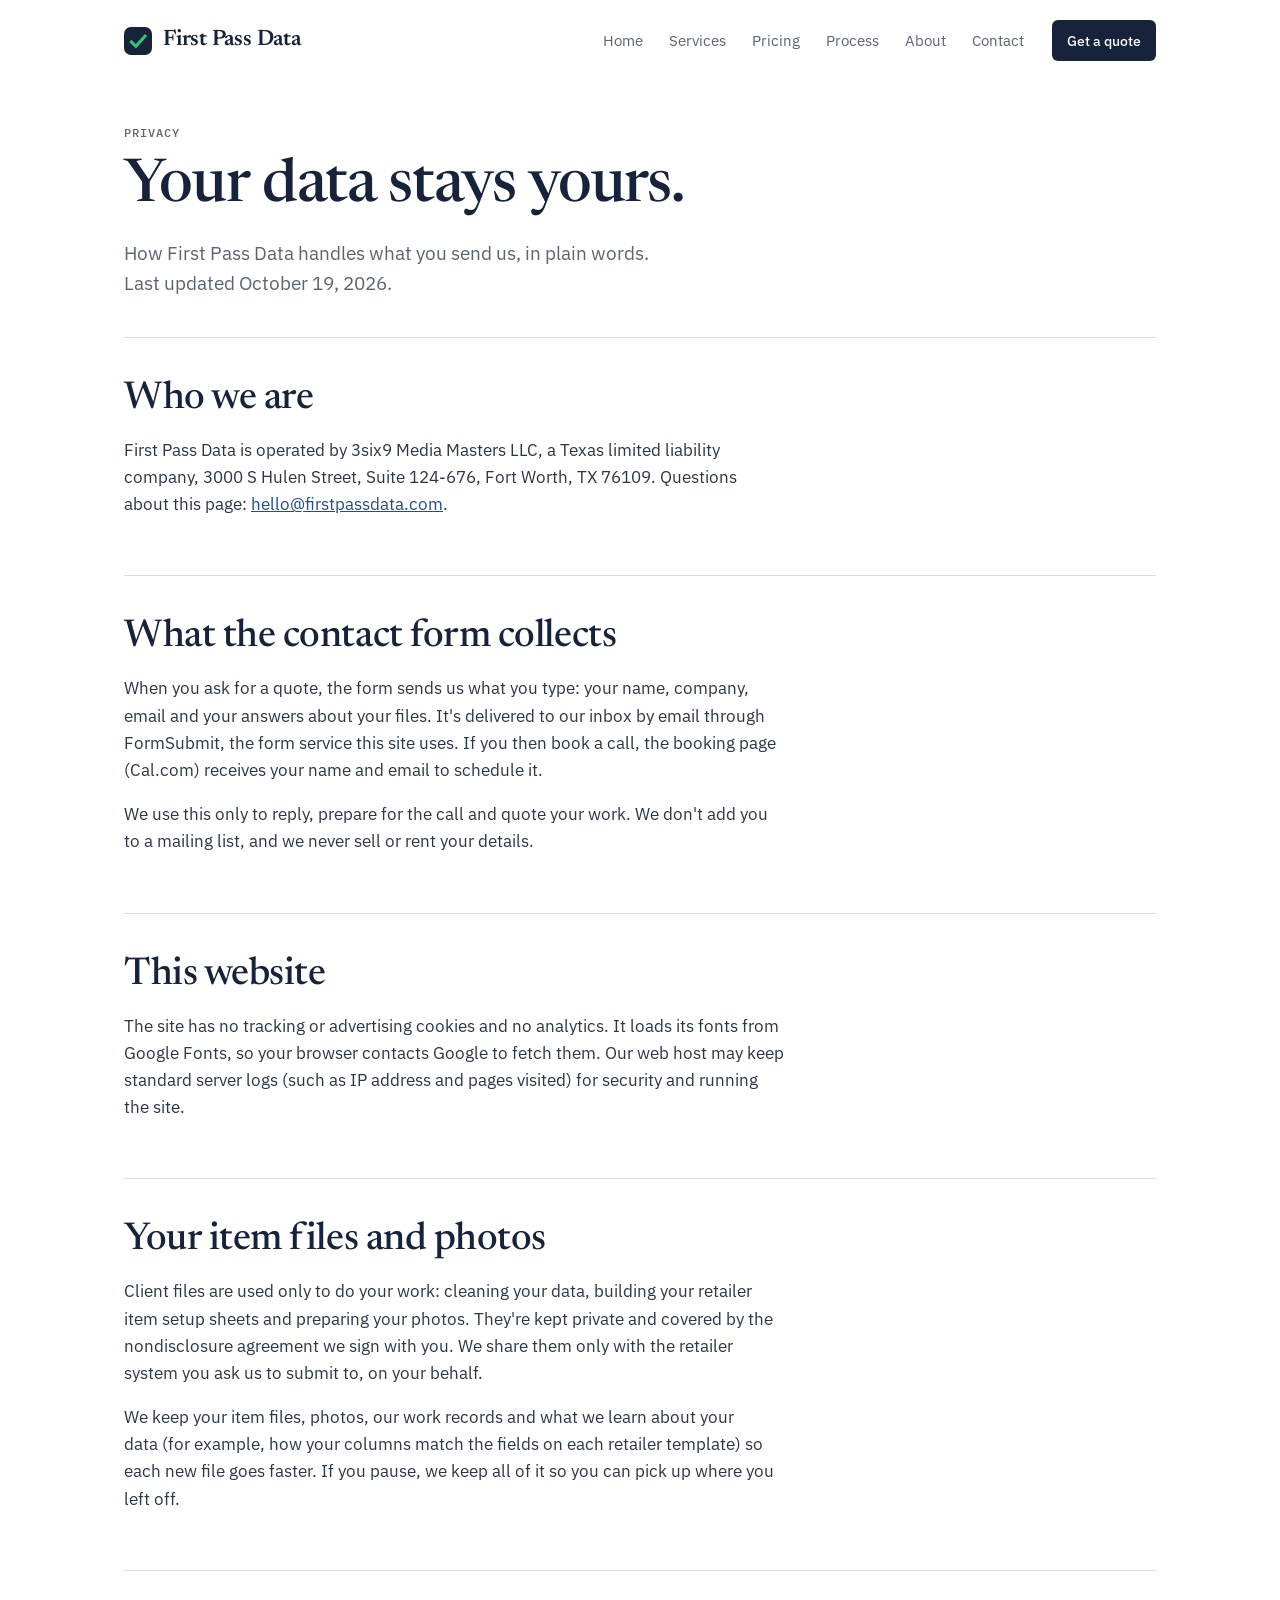
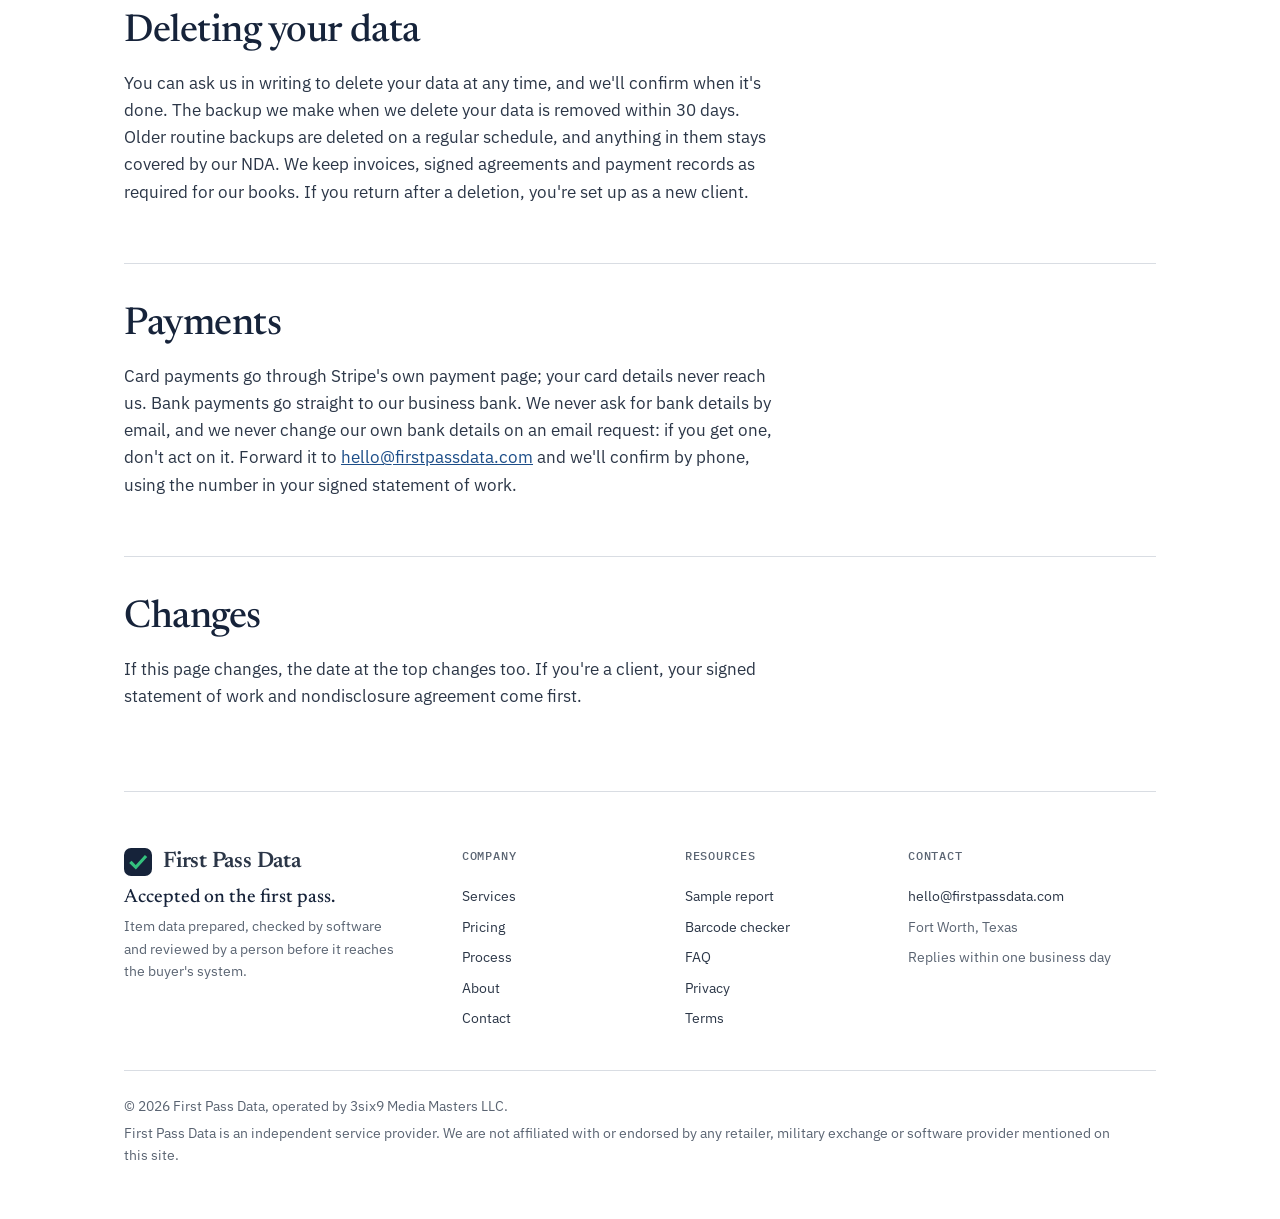
<file: privacy.html>
<!doctype html>
<html lang="en">
<head>
<meta charset="utf-8">
<meta name="viewport" content="width=device-width, initial-scale=1, viewport-fit=cover">
<title>Privacy | First Pass Data</title>
<meta name="description" content="How First Pass Data handles your contact details, item files and photos: kept private, used only for your work, deleted when you ask.">
<link rel="canonical" href="https://firstpassdata.com/privacy.html">
<meta property="og:title" content="Privacy — First Pass Data">
<meta property="og:description" content="How First Pass Data handles your contact details, item files and photos: kept private, used only for your work, deleted when you ask.">
<meta property="og:url" content="https://firstpassdata.com/privacy.html">
<meta property="og:type" content="website">
<meta property="og:image" content="https://firstpassdata.com/og-image.png?v=3">
<meta property="og:image:width" content="1200">
<meta property="og:image:height" content="630">
<meta property="og:image:alt" content="First Pass Data: item setup that's accepted the first time.">
<meta name="twitter:card" content="summary_large_image">
<link rel="icon" href="data:image/svg+xml,<svg xmlns='http://www.w3.org/2000/svg' viewBox='0 0 32 32'><rect width='32' height='32' rx='8' fill='%2316233A'/><path d='M8.5 17l5 5L24 10.5' stroke='%2334C27E' stroke-width='3.6' fill='none' stroke-linecap='square'/></svg>">
<link rel="preconnect" href="https://fonts.googleapis.com">
<link rel="preconnect" href="https://fonts.gstatic.com" crossorigin>
<link href="https://fonts.googleapis.com/css2?family=IBM+Plex+Mono:wght@400;500&family=IBM+Plex+Sans:wght@400;500;600&family=Newsreader:opsz,wght@6..72,400;6..72,500;6..72,600&display=swap" rel="stylesheet">
<link rel="stylesheet" href="style.css">
</head>
<body>
<a class="skip" href="#main">Skip to content</a>
<div class="wrap">

<header class="site">
  <a class="logo" href="/" aria-label="First Pass Data home">
    <svg viewBox="0 0 32 32" aria-hidden="true"><rect class="tile" width="32" height="32" rx="8" fill="#16233A"/><path d="M8.5 17l5 5L24 10.5" stroke="#34C27E" stroke-width="3.6" fill="none" stroke-linecap="square"/></svg>
    First Pass Data
  </a>
  <nav class="primary" aria-label="Main">
    <a href="/">Home</a>
    <a href="/services.html">Services</a>
    <a href="/services.html#pricing">Pricing</a>
    <a href="/process.html">Process</a>
    <a href="/about.html">About</a>
    <a href="/contact.html">Contact</a>
    <a class="btn primary small" href="/contact.html">Get a quote</a>
  </nav>
</header>
<nav class="mobile" aria-label="Mobile">
  <a href="/">Home</a>
  <a href="/services.html">Services</a>
    <a href="/services.html#pricing">Pricing</a>
  <a href="/process.html">Process</a>
  <a href="/about.html">About</a>
  <a href="/contact.html">Contact</a>
</nav>

<main id="main" class="policy">
<div class="page-head">
  <p class="label">Privacy</p>
  <h1>Your data stays yours.</h1>
  <p class="lede">How First Pass Data handles what you send us, in plain words. Last updated October 19, 2026.</p>
</div>

<section class="tight">
  <h2>Who we are</h2>
  <p>First Pass Data is operated by 3six9 Media Masters LLC, a Texas limited liability company, 3000 S Hulen Street, Suite 124-676, Fort Worth, TX 76109. Questions about this page: <a href="mailto:hello@firstpassdata.com">hello@firstpassdata.com</a>.</p>
</section>

<section class="tight">
  <h2>What the contact form collects</h2>
  <p>When you ask for a quote, the form sends us what you type: your name, company, email and your answers about your files. It's delivered to our inbox by email through FormSubmit, the form service this site uses. If you then book a call, the booking page (Cal.com) receives your name and email to schedule it.</p>
  <p>We use this only to reply, prepare for the call and quote your work. We don't add you to a mailing list, and we never sell or rent your details.</p>
</section>

<section class="tight">
  <h2>This website</h2>
  <p>The site has no tracking or advertising cookies and no analytics. It loads its fonts from Google Fonts, so your browser contacts Google to fetch them. Our web host may keep standard server logs (such as IP address and pages visited) for security and running the site.</p>
</section>

<section class="tight">
  <h2>Your item files and photos</h2>
  <p>Client files are used only to do your work: cleaning your data, building your retailer item setup sheets and preparing your photos. They're kept private and covered by the nondisclosure agreement we sign with you. We share them only with the retailer system you ask us to submit to, on your behalf.</p>
  <p>We keep your item files, photos, our work records and what we learn about your data (for example, how your columns match the fields on each retailer template) so each new file goes faster. If you pause, we keep all of it so you can pick up where you left off.</p>
</section>

<section class="tight">
  <h2>Deleting your data</h2>
  <p>You can ask us in writing to delete your data at any time, and we'll confirm when it's done. The backup we make when we delete your data is removed within 30 days. Older routine backups are deleted on a regular schedule, and anything in them stays covered by our NDA. We keep invoices, signed agreements and payment records as required for our books. If you return after a deletion, you're set up as a new client.</p>
</section>

<section class="tight">
  <h2>Payments</h2>
  <p>Card payments go through Stripe's own payment page; your card details never reach us. Bank payments go straight to our business bank. We never ask for bank details by email, and we never change our own bank details on an email request: if you get one, don't act on it. Forward it to <a href="mailto:hello@firstpassdata.com">hello@firstpassdata.com</a> and we'll confirm by phone, using the number in your signed statement of work.</p>
</section>

<section class="tight">
  <h2>Changes</h2>
  <p>If this page changes, the date at the top changes too. If you're a client, your signed statement of work and nondisclosure agreement come first.</p>
</section>
</main>

<footer class="site-foot">
  <div class="foot-grid">
    <div class="foot-brand">
      <a class="logo" href="/" aria-label="First Pass Data home">
        <svg viewBox="0 0 32 32" aria-hidden="true"><rect class="tile" width="32" height="32" rx="8" fill="#16233A"/><path d="M8.5 17l5 5L24 10.5" stroke="#34C27E" stroke-width="3.6" fill="none" stroke-linecap="square"/></svg>
        First Pass Data
      </a>
      <p class="tagline">Accepted on the first pass.</p>
      <p>Item data prepared, checked by software and reviewed by a person before it reaches the buyer's system.</p>
    </div>
    <nav aria-label="Footer">
      <h2>Company</h2>
      <a href="/services.html">Services</a>
      <a href="/services.html#pricing">Pricing</a>
      <a href="/process.html">Process</a>
      <a href="/about.html">About</a>
      <a href="/contact.html">Contact</a>
    </nav>
    <nav aria-label="Resources">
      <h2>Resources</h2>
      <a href="/sample-report.html">Sample report</a>
      <a href="/#barcode-check">Barcode checker</a>
      <a href="/process.html#faq">FAQ</a>
      <a href="/privacy.html">Privacy</a>
      <a href="/terms.html">Terms</a>
    </nav>
    <div>
      <h2>Contact</h2>
      <a href="mailto:hello@firstpassdata.com">hello@firstpassdata.com</a>
      <p>Fort Worth, Texas</p>
      <p>Replies within one business day</p>
    </div>
  </div>
  <div class="foot-legal">
    <p>&copy; 2026 First Pass Data, operated by 3six9 Media Masters LLC.</p>
    <p>First Pass Data is an independent service provider. We are not affiliated with or endorsed by any retailer, military exchange or software provider mentioned on this site.</p>
  </div>
</footer>

</div>
<script src="site.js"></script>
</body>
</html>
</file>
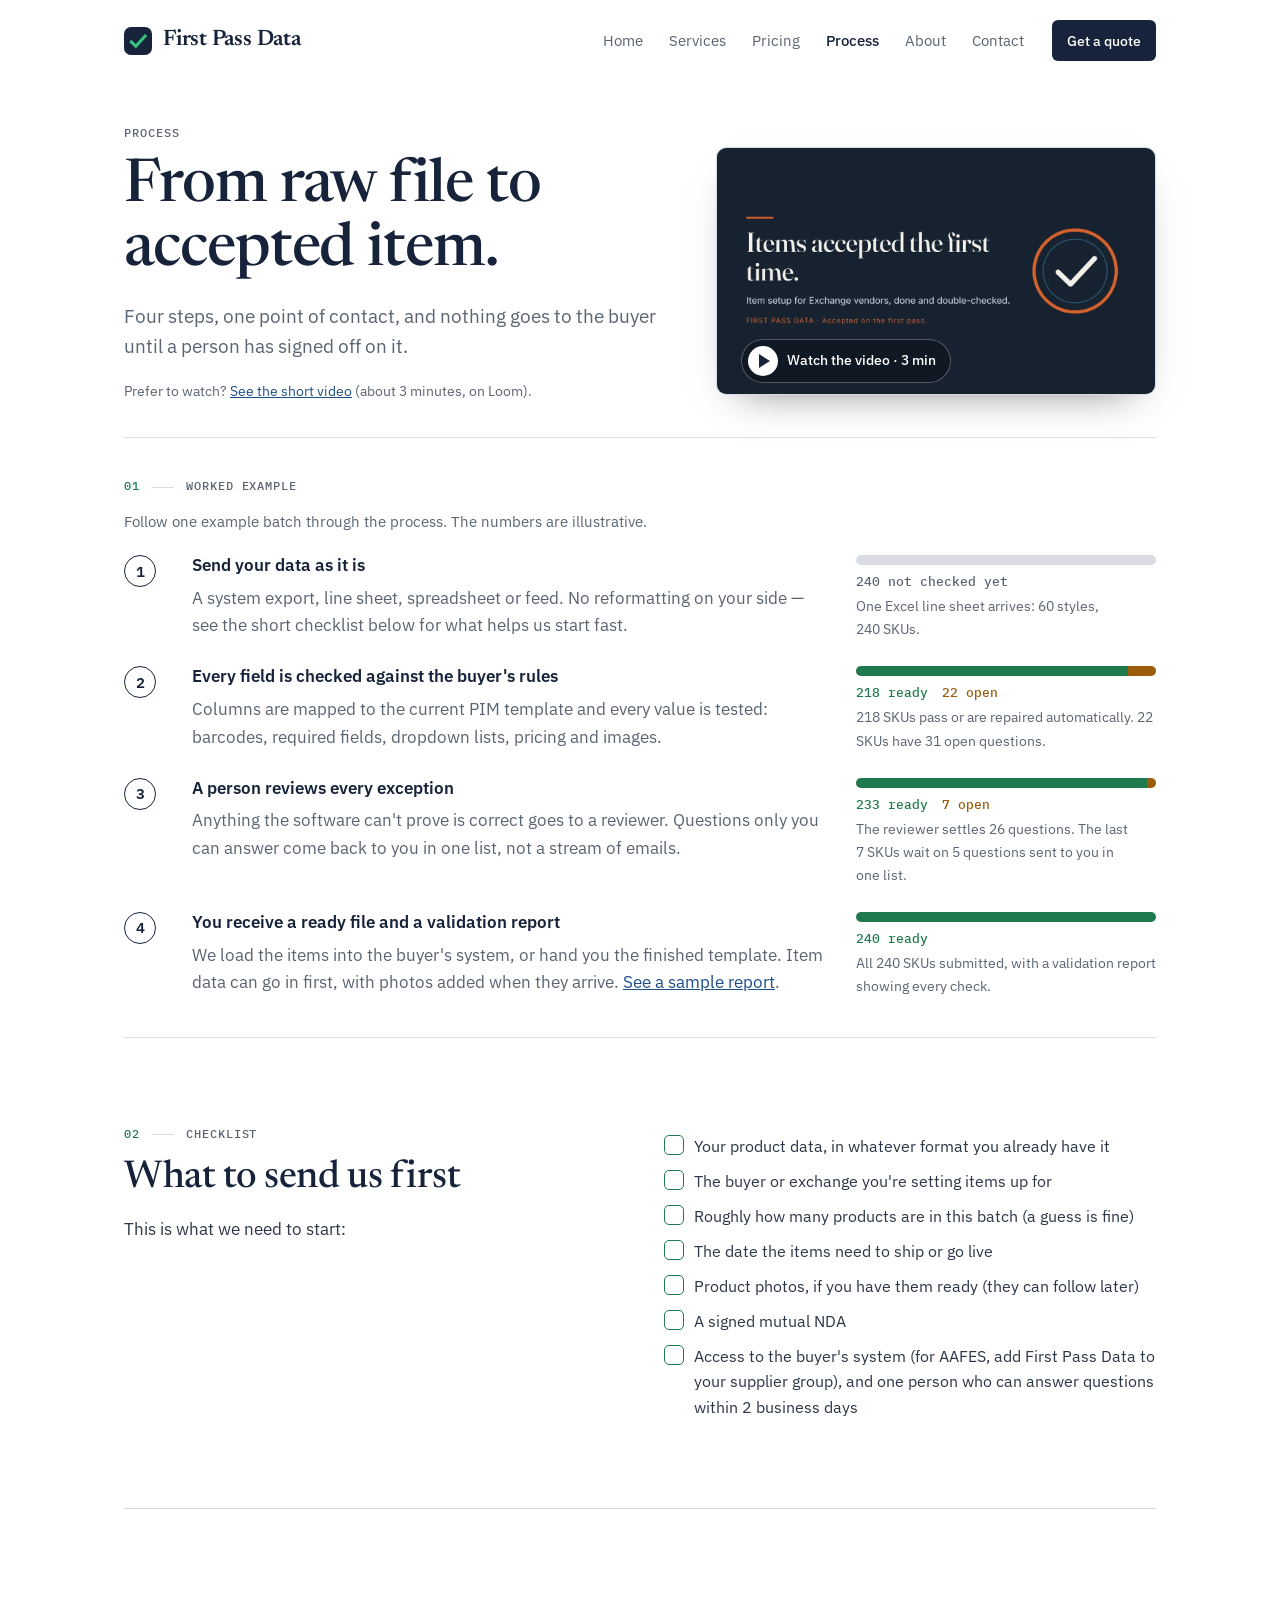
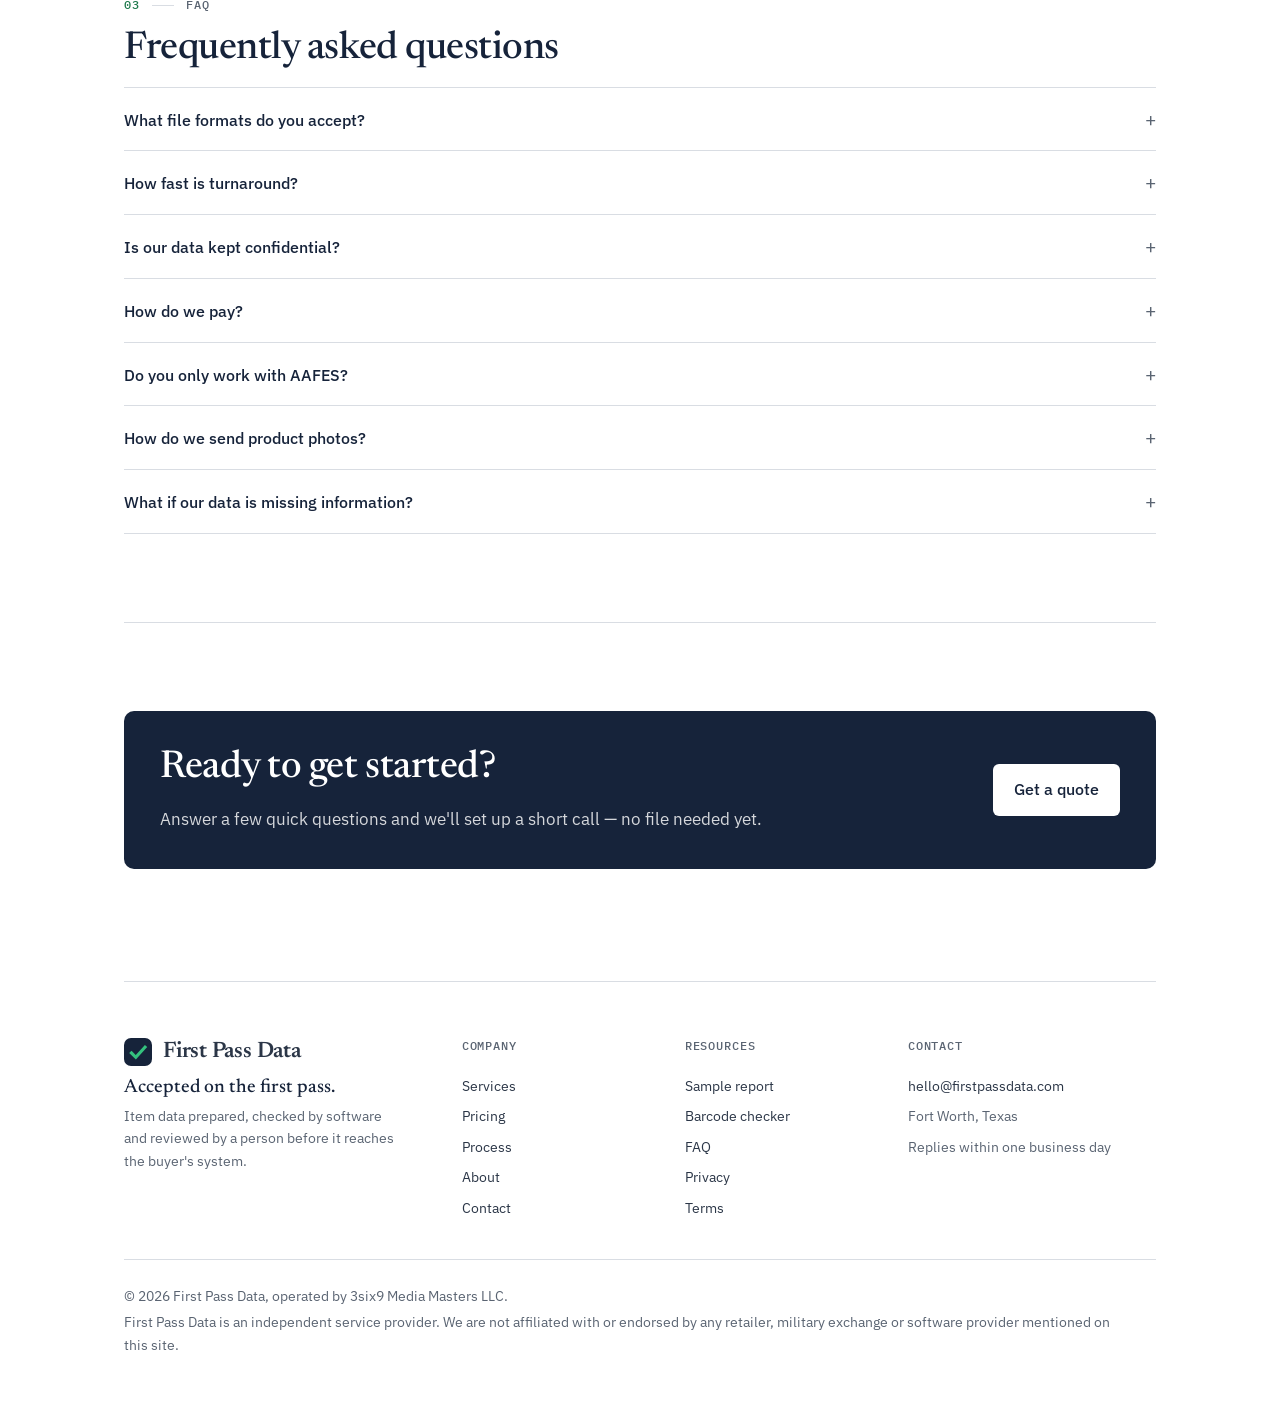
<file: process.html>
<!doctype html>
<html lang="en">
<head>
<meta charset="utf-8">
<meta name="viewport" content="width=device-width, initial-scale=1, viewport-fit=cover">
<title>How It Works | Item Setup Process &amp; FAQ — First Pass Data</title>
<meta name="description" content="How First Pass Data turns your raw supplier file into an accepted item: the four-step process, what to send us, and answers to common questions.">
<link rel="canonical" href="https://firstpassdata.com/process.html">
<meta property="og:title" content="How it works — First Pass Data">
<meta property="og:description" content="The four-step process that turns your raw supplier file into an accepted item, plus what to send us first.">
<meta property="og:url" content="https://firstpassdata.com/process.html">
<meta property="og:type" content="website">
<meta property="og:image" content="https://firstpassdata.com/og-image.png?v=3">
<meta property="og:image:width" content="1200">
<meta property="og:image:height" content="630">
<meta property="og:image:alt" content="First Pass Data: item setup that's accepted the first time.">
<meta name="twitter:card" content="summary_large_image">
<link rel="icon" href="data:image/svg+xml,<svg xmlns='http://www.w3.org/2000/svg' viewBox='0 0 32 32'><rect width='32' height='32' rx='8' fill='%2316233A'/><path d='M8.5 17l5 5L24 10.5' stroke='%2334C27E' stroke-width='3.6' fill='none' stroke-linecap='square'/></svg>">
<link rel="preconnect" href="https://fonts.googleapis.com">
<link rel="preconnect" href="https://fonts.gstatic.com" crossorigin>
<link href="https://fonts.googleapis.com/css2?family=IBM+Plex+Mono:wght@400;500&family=IBM+Plex+Sans:wght@400;500;600&family=Newsreader:opsz,wght@6..72,400;6..72,500;6..72,600&display=swap" rel="stylesheet">
<link rel="stylesheet" href="style.css">
<script type="application/ld+json">
{
  "@context": "https://schema.org",
  "@type": "FAQPage",
  "mainEntity": [
    {"@type":"Question","name":"What file formats do you accept?","acceptedAnswer":{"@type":"Answer","text":"Whatever you already have — a CSV or Excel export, a line sheet, a JSON feed, or the buyer's own template partially filled in. We map from what you send; you don't reformat first. PDF line sheets and scans are fine too; typing them up is extra work, quoted and approved by you first."}},
    {"@type":"Question","name":"How fast is turnaround?","acceptedAnswer":{"@type":"Answer","text":"Items are submitted in the buyer's system within 5 business days for files up to 25 styles, 7 up to 50, 10 up to 100 and 15 up to 200, counted from quote approval and complete data; files received by noon Central count from that day. The buyer then assigns item codes, which for AAFES can take up to 5 more business days. Rush styles take 2 business days for up to 25 styles, 4 for up to 50; on files over 50 styles, up to 25 styles can be rushed, earliest ship dates first. Larger backlogs are scheduled in batches of 50, most urgent first, and written into your quote. Styles waiting on an answer from you wait only for your answer; if it takes more than 2 business days, their due date moves by the extra time. Everything else stays on schedule."}},
    {"@type":"Question","name":"Is our data kept confidential?","acceptedAnswer":{"@type":"Answer","text":"Yes. Your data is used only for your work and kept private, so your next file goes faster. Ask in writing and we delete it and confirm when it's done. We sign a mutual NDA with you before you send any files."}},
    {"@type":"Question","name":"How do we pay?","acceptedAnswer":{"@type":"Answer","text":"By ACH or wire (preferred), by check payable to 3six9 Media Masters LLC, or by card or bank account through the secure Stripe link on your invoice. Brands pay Net 30; small vendors Net 15, with a 50% deposit on the first file. Any amount still unpaid after the due date accrues a late fee of 1.5% per month (18% a year), or the maximum allowed by law if lower, until paid."}},
    {"@type":"Question","name":"Do you only work with AAFES?","acceptedAnswer":{"@type":"Answer","text":"AAFES STEP/PIM is the first system we built the rule-set for, but the process — map, check, review, submit — applies to other retail and exchange PIM systems. Ask us about yours."}},
    {"@type":"Question","name":"How do we send product photos?","acceptedAnswer":{"@type":"Answer","text":"A link to a shared folder (Dropbox, Google Drive, WeTransfer or similar) works best for a full batch, since photo sets are usually too large for email. For just a few images, attaching them directly is fine. Photos can follow the item data. We check every image against the buyer's requirements (for AAFES, JPEGs of at least 2000 × 2000 pixels) and flag any that fall short before anything is submitted."}},
    {"@type":"Question","name":"What if our data is missing information?","acceptedAnswer":{"@type":"Answer","text":"That's expected. Anything the software can't fill in with confidence goes into one exception list with the specific questions, so you're not chasing details across separate emails."}}
  ]
}
</script>
</head>
<body>
<a class="skip" href="#main">Skip to content</a>
<div class="wrap">

<header class="site">
  <a class="logo" href="/" aria-label="First Pass Data home">
    <svg viewBox="0 0 32 32" aria-hidden="true"><rect class="tile" width="32" height="32" rx="8" fill="#16233A"/><path d="M8.5 17l5 5L24 10.5" stroke="#34C27E" stroke-width="3.6" fill="none" stroke-linecap="square"/></svg>
    First Pass Data
  </a>
  <nav class="primary" aria-label="Main">
    <a href="/">Home</a>
    <a href="/services.html">Services</a>
    <a href="/services.html#pricing">Pricing</a>
    <a href="/process.html" aria-current="page">Process</a>
    <a href="/about.html">About</a>
    <a href="/contact.html">Contact</a>
    <a class="btn primary small" href="/contact.html">Get a quote</a>
  </nav>
</header>
<nav class="mobile" aria-label="Mobile">
  <a href="/">Home</a>
  <a href="/services.html">Services</a>
    <a href="/services.html#pricing">Pricing</a>
  <a href="/process.html" aria-current="page">Process</a>
  <a href="/about.html">About</a>
  <a href="/contact.html">Contact</a>
</nav>

<main id="main">
<div class="page-head has-video">
  <div>
    <p class="label">Process</p>
    <h1>From raw file to accepted item.</h1>
    <p class="lede">Four steps, one point of contact, and nothing goes to the buyer until a person has signed off on it.</p>
    <p class="subcta">Prefer to watch? <a href="https://www.loom.com/share/36a31be403b24f34be8039d4c4b75bda" target="_blank" rel="noopener">See the short video</a> (about 3 minutes, on Loom).</p>
  </div>
  <a class="video-still no-print" href="https://www.loom.com/share/36a31be403b24f34be8039d4c4b75bda" target="_blank" rel="noopener" aria-label="Watch the short video, about 3 minutes, on Loom (opens in a new tab)">
    <img src="/video-still.webp" width="1200" height="675" alt="" fetchpriority="high">
    <span class="video-cap" aria-hidden="true"><span class="play"></span>Watch the video &middot; 3 min</span>
  </a>
</div>

<section class="tight">
  <p class="label"><span>01</span>Worked example</p>
  <p class="example-note">Follow one example batch through the process. The numbers are illustrative.</p>
  <ol class="steps worked">
    <li><h3>Send your data as it is</h3><p>A system export, line sheet, spreadsheet or feed. No reformatting on your side &mdash; see the short checklist below for what helps us start fast.</p><div class="ledger"><div class="bar" role="img" aria-label="0 of 240 SKUs ready, 0 open"><span class="b-todo" style="width:100.00%"></span></div><div class="keys"><span class="k todo">240 not checked yet</span></div><p>One Excel line sheet arrives: 60 styles, 240 SKUs.</p></div></li>
    <li><h3>Every field is checked against the buyer's rules</h3><p>Columns are mapped to the current PIM template and every value is tested: barcodes, required fields, dropdown lists, pricing and images.</p><div class="ledger"><div class="bar" role="img" aria-label="218 of 240 SKUs ready, 22 open"><span class="b-done" style="width:90.83%"></span><span class="b-open" style="width:9.17%"></span></div><div class="keys"><span class="k done">218 ready</span><span class="k open">22 open</span></div><p>218 SKUs pass or are repaired automatically. 22 SKUs have 31 open questions.</p></div></li>
    <li><h3>A person reviews every exception</h3><p>Anything the software can't prove is correct goes to a reviewer. Questions only you can answer come back to you in one list, not a stream of emails.</p><div class="ledger"><div class="bar" role="img" aria-label="233 of 240 SKUs ready, 7 open"><span class="b-done" style="width:97.08%"></span><span class="b-open" style="width:2.92%"></span></div><div class="keys"><span class="k done">233 ready</span><span class="k open">7 open</span></div><p>The reviewer settles 26 questions. The last 7 SKUs wait on 5 questions sent to you in one list.</p></div></li>
    <li><h3>You receive a ready file and a validation report</h3><p>We load the items into the buyer's system, or hand you the finished template. Item data can go in first, with photos added when they arrive. <a href="/sample-report.html">See a sample report</a>.</p><div class="ledger"><div class="bar" role="img" aria-label="240 of 240 SKUs ready, 0 open"><span class="b-done" style="width:100.00%"></span></div><div class="keys"><span class="k done">240 ready</span></div><p>All 240 SKUs submitted, with a validation report showing every check.</p></div></li>
  </ol>
</section>

<section>
  <div class="split even">
    <div>
      <p class="label"><span>02</span>Checklist</p>
      <h2>What to send us first</h2>
      <p>This is what we need to start:</p>
    </div>
    <ul class="checklist">
      <li>Your product data, in whatever format you already have it</li>
      <li>The buyer or exchange you're setting items up for</li>
      <li>Roughly how many products are in this batch (a guess is fine)</li>
      <li>The date the items need to ship or go live</li>
      <li>Product photos, if you have them ready (they can follow later)</li>
      <li>A signed mutual NDA</li>
      <li>Access to the buyer's system (for AAFES, add First Pass Data to your supplier group), and one person who can answer questions within 2 business days</li>
    </ul>
  </div>
</section>

<section id="faq">
  <p class="label"><span>03</span>FAQ</p>
  <h2>Frequently asked questions</h2>
  <div class="faq">
    <details>
      <summary>What file formats do you accept?</summary>
      <p>Whatever you already have &mdash; a CSV or Excel export, a line sheet, a JSON feed, or the buyer's own template partially filled in. We map from what you send; you don't reformat first. PDF line sheets and scans are fine too; typing them up is extra work, quoted and approved by you first.</p>
    </details>
    <details>
      <summary>How fast is turnaround?</summary>
      <p>Items are submitted in the buyer's system within 5 business days for files up to 25 styles, 7 up to 50, 10 up to 100 and 15 up to 200, counted from quote approval and complete data; files received by noon Central count from that day. The buyer then assigns item codes, which for AAFES can take up to 5 more business days. Rush styles take 2 business days for up to 25 styles, 4 for up to 50; on files over 50 styles, up to 25 styles can be rushed, earliest ship dates first. Larger backlogs are scheduled in batches of 50, most urgent first, and written into your quote. Styles waiting on an answer from you wait only for your answer; if it takes more than 2 business days, their due date moves by the extra time. Everything else stays on schedule.</p>
    </details>
    <details>
      <summary>Is our data kept confidential?</summary>
      <p>Yes. Your data is used only for your work and kept private, so your next file goes faster. Ask in writing and we delete it and confirm when it's done. We sign a mutual NDA with you before you send any files.</p>
    </details>
    <details>
      <summary>How do we pay?</summary>
      <p>By ACH or wire (preferred), by check payable to 3six9 Media Masters LLC, or by card or bank account through the secure Stripe link on your invoice. Brands pay Net 30; small vendors Net 15, with a 50% deposit on the first file. Any amount still unpaid after the due date accrues a late fee of 1.5% per month (18% a year), or the maximum allowed by law if lower, until paid. <a href="/services.html#pricing">See pricing</a>.</p>
    </details>
    <details>
      <summary>Do you only work with AAFES?</summary>
      <p>AAFES STEP/PIM is the first system we built the rule-set for, but the process &mdash; map, check, review, submit &mdash; applies to other retail and exchange PIM systems. Ask us about yours.</p>
    </details>
    <details>
      <summary>How do we send product photos?</summary>
      <p>A link to a shared folder (Dropbox, Google Drive, WeTransfer or similar) works best for a full batch, since photo sets are usually too large for email. For just a few images, attaching them directly is fine. Photos can follow the item data. We check every image against the buyer's requirements (for AAFES, JPEGs of at least 2000 &times; 2000 pixels) and flag any that fall short before anything is submitted.</p>
    </details>
    <details>
      <summary>What if our data is missing information?</summary>
      <p>That's expected. Anything the software can't fill in with confidence goes into one exception list with the specific questions, so you're not chasing details across separate emails.</p>
    </details>
  </div>
</section>

<section aria-label="Get started">
  <div class="band">
    <div>
      <h2>Ready to get started?</h2>
      <p>Answer a few quick questions and we'll set up a short call &mdash; no file needed yet.</p>
    </div>
    <a class="btn primary" href="/contact.html">Get a quote</a>
  </div>
</section>
</main>

<footer class="site-foot">
  <div class="foot-grid">
    <div class="foot-brand">
      <a class="logo" href="/" aria-label="First Pass Data home">
        <svg viewBox="0 0 32 32" aria-hidden="true"><rect class="tile" width="32" height="32" rx="8" fill="#16233A"/><path d="M8.5 17l5 5L24 10.5" stroke="#34C27E" stroke-width="3.6" fill="none" stroke-linecap="square"/></svg>
        First Pass Data
      </a>
      <p class="tagline">Accepted on the first pass.</p>
      <p>Item data prepared, checked by software and reviewed by a person before it reaches the buyer's system.</p>
    </div>
    <nav aria-label="Footer">
      <h2>Company</h2>
      <a href="/services.html">Services</a>
      <a href="/services.html#pricing">Pricing</a>
      <a href="/process.html">Process</a>
      <a href="/about.html">About</a>
      <a href="/contact.html">Contact</a>
    </nav>
    <nav aria-label="Resources">
      <h2>Resources</h2>
      <a href="/sample-report.html">Sample report</a>
      <a href="/#barcode-check">Barcode checker</a>
      <a href="/process.html#faq">FAQ</a>
      <a href="/privacy.html">Privacy</a>
      <a href="/terms.html">Terms</a>
    </nav>
    <div>
      <h2>Contact</h2>
      <a href="mailto:hello@firstpassdata.com">hello@firstpassdata.com</a>
      <p>Fort Worth, Texas</p>
      <p>Replies within one business day</p>
    </div>
  </div>
  <div class="foot-legal">
    <p>&copy; 2026 First Pass Data, operated by 3six9 Media Masters LLC.</p>
    <p>First Pass Data is an independent service provider. We are not affiliated with or endorsed by any retailer, military exchange or software provider mentioned on this site.</p>
  </div>
</footer>

</div>
<script src="site.js"></script>
</body>
</html>
</file>
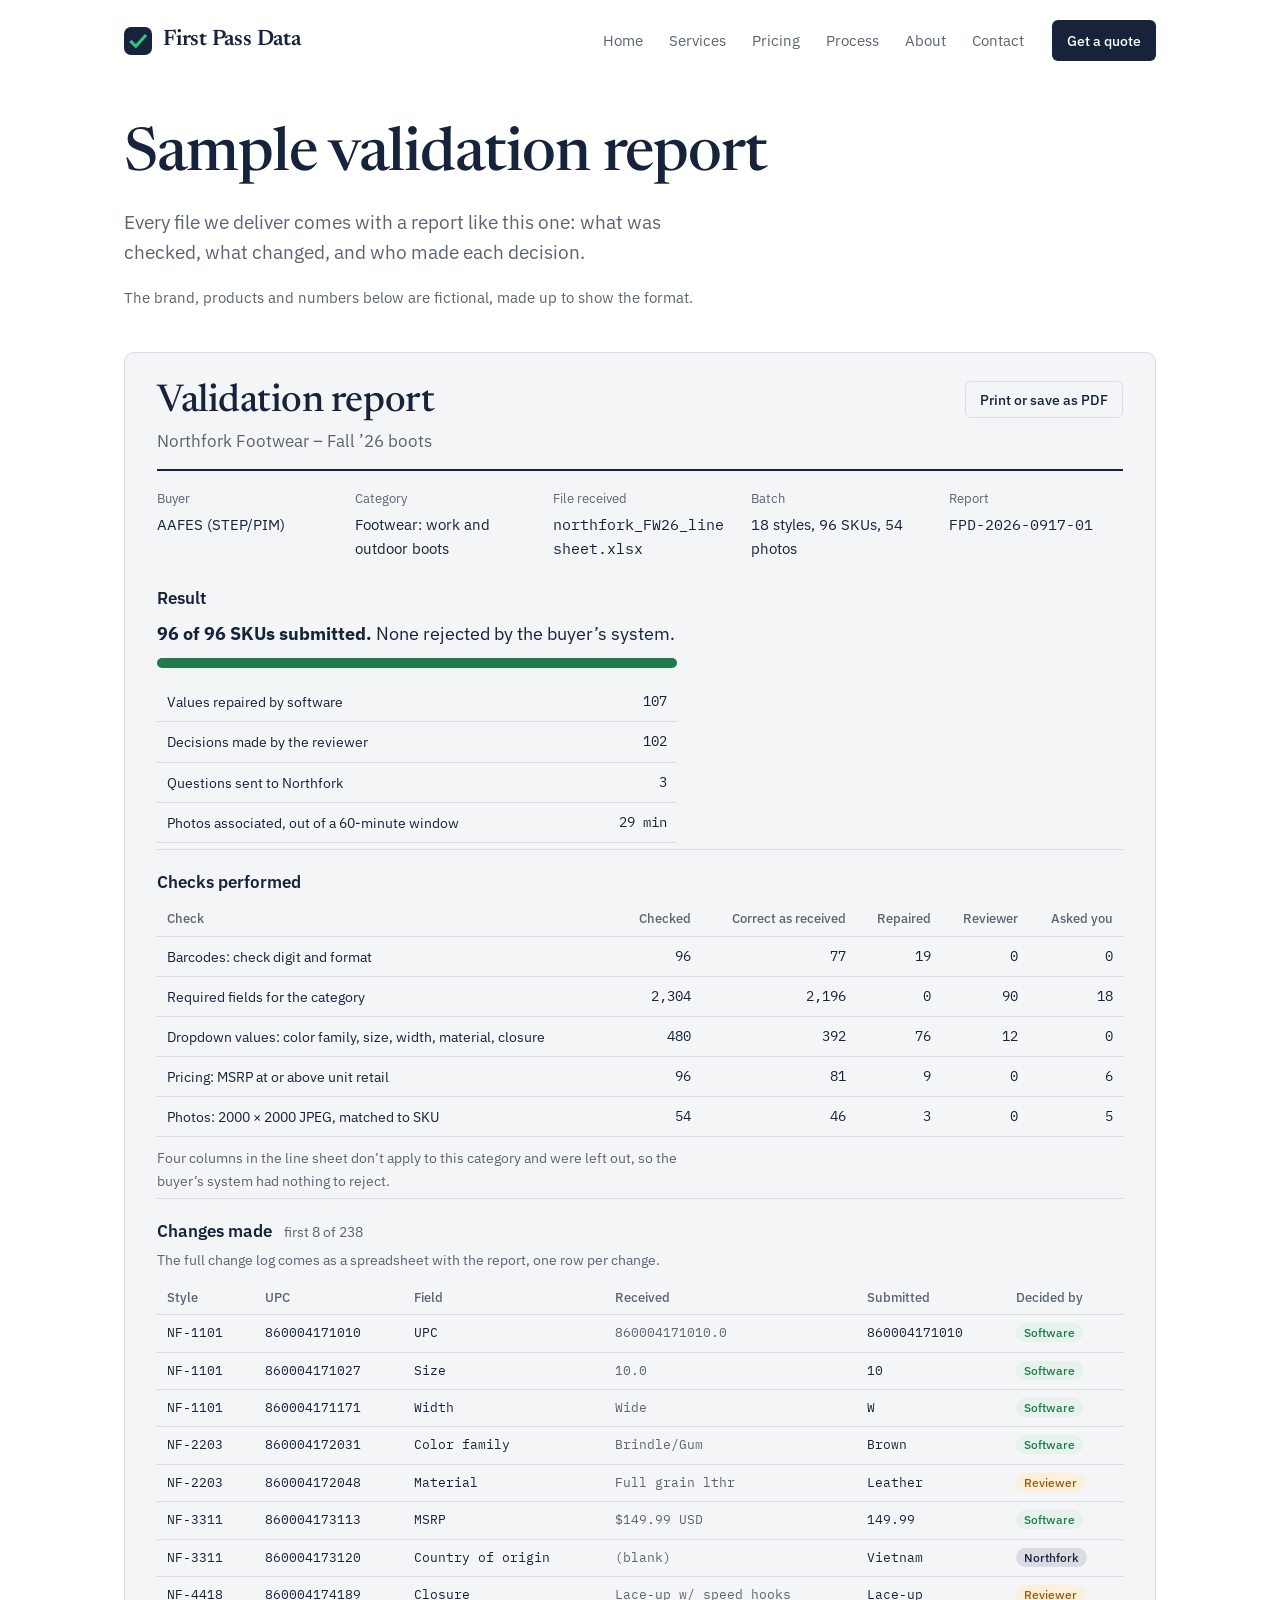
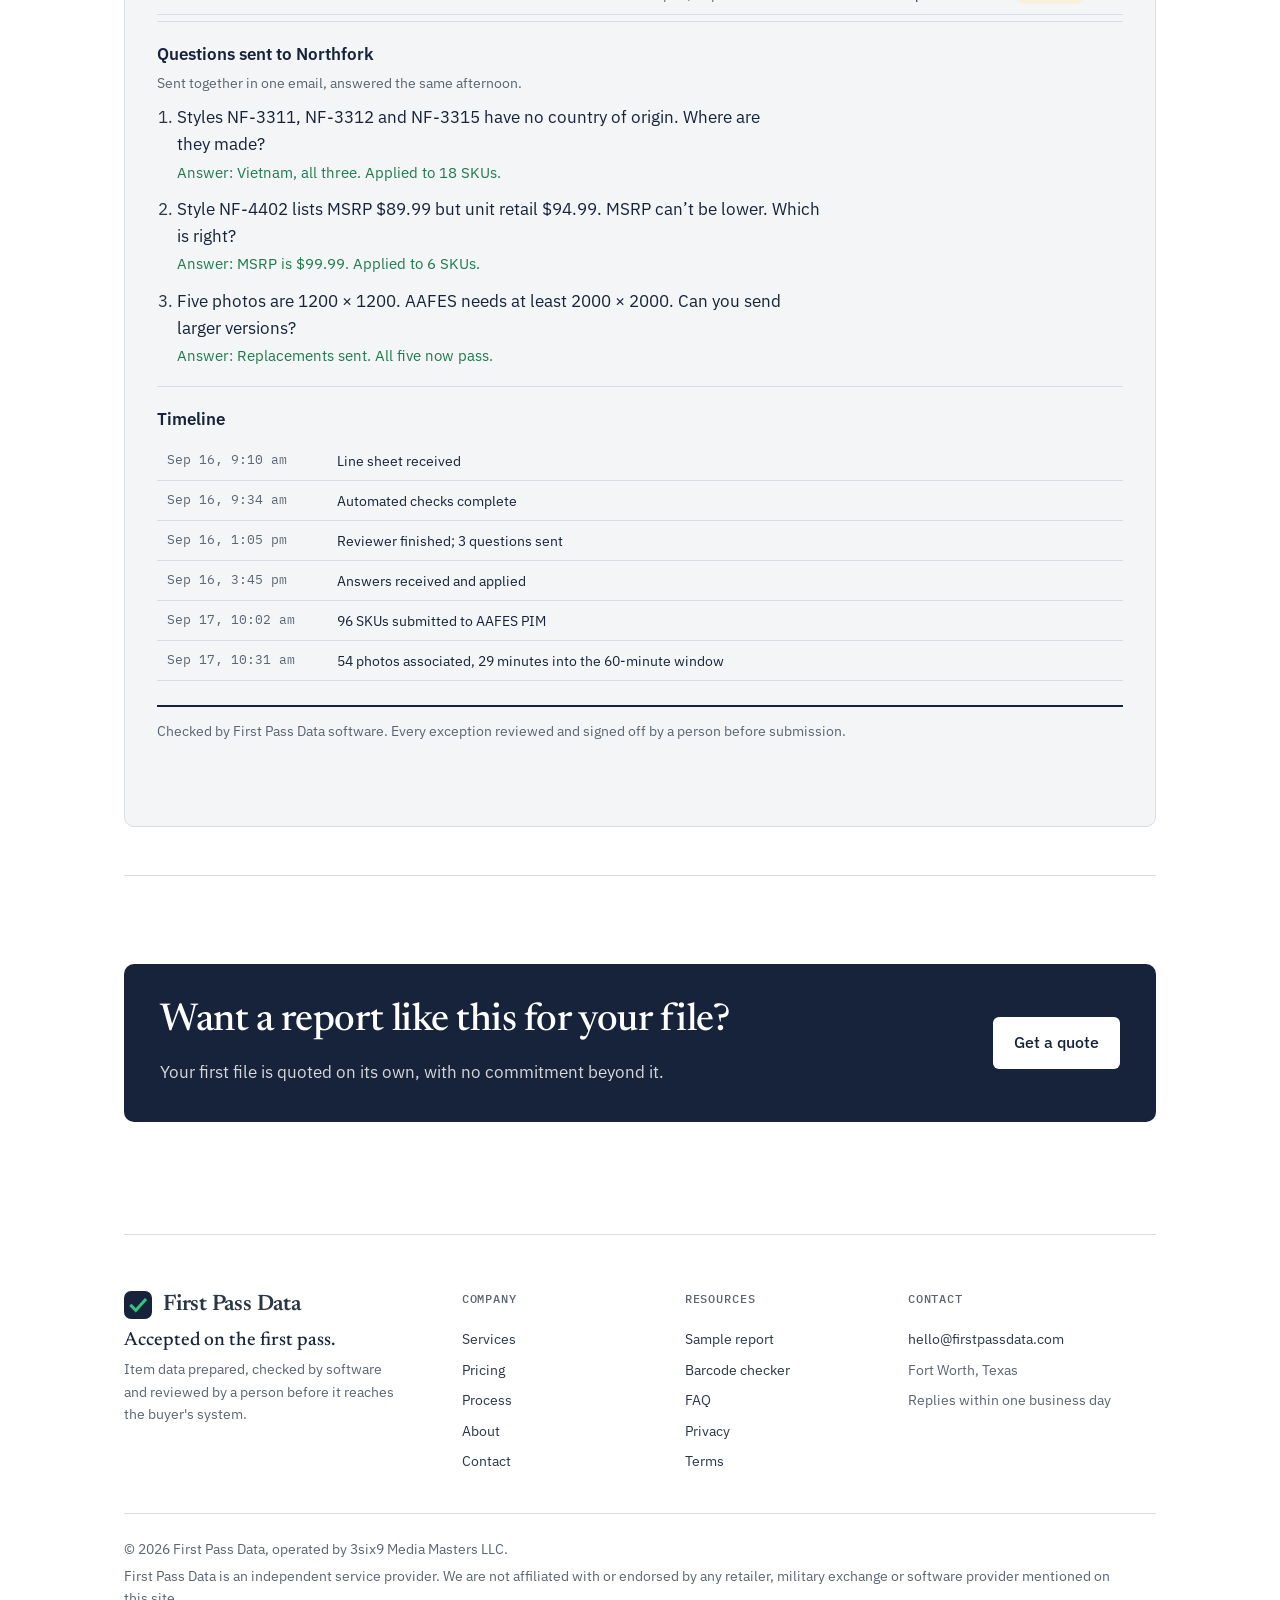
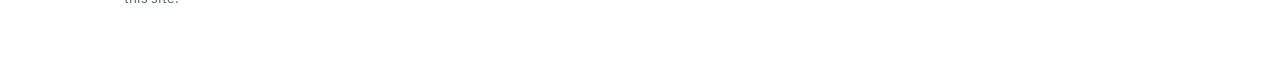
<file: sample-report.html>
<!doctype html>
<html lang="en">
<head>
<meta charset="utf-8">
<meta name="viewport" content="width=device-width, initial-scale=1, viewport-fit=cover">
<title>Sample validation report — First Pass Data</title>
<meta name="description" content="A sample of the validation report First Pass Data delivers with every file: what was checked, what changed, and who decided.">
<link rel="canonical" href="https://firstpassdata.com/sample-report.html">
<meta property="og:title" content="Sample validation report — First Pass Data">
<meta property="og:description" content="What you receive with every file: every check, every change, and who made each decision.">
<meta property="og:url" content="https://firstpassdata.com/sample-report.html">
<meta property="og:type" content="website">
<meta property="og:image" content="https://firstpassdata.com/og-image.png?v=3">
<meta property="og:image:width" content="1200">
<meta property="og:image:height" content="630">
<meta property="og:image:alt" content="First Pass Data: item setup that's accepted the first time.">
<meta name="twitter:card" content="summary_large_image">
<link rel="icon" href="data:image/svg+xml,<svg xmlns='http://www.w3.org/2000/svg' viewBox='0 0 32 32'><rect width='32' height='32' rx='8' fill='%2316233A'/><path d='M8.5 17l5 5L24 10.5' stroke='%2334C27E' stroke-width='3.6' fill='none' stroke-linecap='square'/></svg>">
<link rel="preconnect" href="https://fonts.googleapis.com">
<link rel="preconnect" href="https://fonts.gstatic.com" crossorigin>
<link href="https://fonts.googleapis.com/css2?family=IBM+Plex+Mono:wght@400;500&family=IBM+Plex+Sans:wght@400;500;600&family=Newsreader:opsz,wght@6..72,400;6..72,500;6..72,600&display=swap" rel="stylesheet">
<link rel="stylesheet" href="style.css">
</head>
<body>
<a class="skip" href="#main">Skip to content</a>
<div class="wrap">

<header class="site">
  <a class="logo" href="/" aria-label="First Pass Data home">
    <svg viewBox="0 0 32 32" aria-hidden="true"><rect class="tile" width="32" height="32" rx="8" fill="#16233A"/><path d="M8.5 17l5 5L24 10.5" stroke="#34C27E" stroke-width="3.6" fill="none" stroke-linecap="square"/></svg>
    First Pass Data
  </a>
  <nav class="primary" aria-label="Main">
    <a href="/">Home</a>
    <a href="/services.html">Services</a>
    <a href="/services.html#pricing">Pricing</a>
    <a href="/process.html">Process</a>
    <a href="/about.html">About</a>
    <a href="/contact.html">Contact</a>
    <a class="btn primary small" href="/contact.html">Get a quote</a>
  </nav>
</header>
<nav class="mobile" aria-label="Mobile">
  <a href="/">Home</a>
  <a href="/services.html">Services</a>
    <a href="/services.html#pricing">Pricing</a>
  <a href="/process.html">Process</a>
  <a href="/about.html">About</a>
  <a href="/contact.html">Contact</a>
</nav>

<main id="main">
<div class="page-head">
  <h1>Sample validation report</h1>
  <p class="lede">Every file we deliver comes with a report like this one: what was checked, what changed, and who made each decision.</p>
  <p class="report-note">The brand, products and numbers below are fictional, made up to show the format.</p>
</div>

<article class="report">
<header class="report-top">
  <div>
    <h2>Validation report</h2>
    <p class="report-sub">Northfork Footwear &ndash; Fall &rsquo;26 boots</p>
  </div>
  <button type="button" class="btn quiet small no-print" onclick="window.print()">Print or save as PDF</button>
</header>

<dl class="report-meta">
  <div><dt>Buyer</dt><dd>AAFES (STEP/PIM)</dd></div>
  <div><dt>Category</dt><dd>Footwear: work and outdoor boots</dd></div>
  <div><dt>File received</dt><dd class="mono">northfork_FW26_linesheet.xlsx</dd></div>
  <div><dt>Batch</dt><dd>18 styles, 96 SKUs, 54 photos</dd></div>
  <div><dt>Report</dt><dd class="mono">FPD-2026-0917-01</dd></div>
</dl>

<section class="r-sec">
  <h3>Result</h3>
  <div class="r-result">
    <p class="r-big"><strong>96 of 96 SKUs submitted.</strong> None rejected by the buyer&rsquo;s system.</p>
    <div class="bar" role="img" aria-label="96 of 96 SKUs submitted"><span class="b-done" style="width:100%"></span></div>
    <table class="r-table r-counts">
      <tbody>
        <tr><td>Values repaired by software</td><td class="num">107</td></tr>
        <tr><td>Decisions made by the reviewer</td><td class="num">102</td></tr>
        <tr><td>Questions sent to Northfork</td><td class="num">3</td></tr>
        <tr><td>Photos associated, out of a 60-minute window</td><td class="num">29 min</td></tr>
      </tbody>
    </table>
  </div>
</section>

<section class="r-sec">
  <h3>Checks performed</h3>
  <div class="r-scroll">
  <table class="r-table">
    <thead><tr><th scope="col">Check</th><th scope="col" class="num">Checked</th><th scope="col" class="num">Correct as received</th><th scope="col" class="num">Repaired</th><th scope="col" class="num">Reviewer</th><th scope="col" class="num">Asked you</th></tr></thead>
    <tbody>
      <tr><td>Barcodes: check digit and format</td><td class="num">96</td><td class="num">77</td><td class="num">19</td><td class="num">0</td><td class="num">0</td></tr>
      <tr><td>Required fields for the category</td><td class="num">2,304</td><td class="num">2,196</td><td class="num">0</td><td class="num">90</td><td class="num">18</td></tr>
      <tr><td>Dropdown values: color family, size, width, material, closure</td><td class="num">480</td><td class="num">392</td><td class="num">76</td><td class="num">12</td><td class="num">0</td></tr>
      <tr><td>Pricing: MSRP at or above unit retail</td><td class="num">96</td><td class="num">81</td><td class="num">9</td><td class="num">0</td><td class="num">6</td></tr>
      <tr><td>Photos: 2000 &times; 2000 JPEG, matched to SKU</td><td class="num">54</td><td class="num">46</td><td class="num">3</td><td class="num">0</td><td class="num">5</td></tr>
    </tbody>
  </table>
  </div>
  <p class="r-foot">Four columns in the line sheet don&rsquo;t apply to this category and were left out, so the buyer&rsquo;s system had nothing to reject.</p>
</section>

<section class="r-sec">
  <h3>Changes made <span class="r-count">first 8 of 238</span></h3>
  <p class="r-foot top">The full change log comes as a spreadsheet with the report, one row per change.</p>
  <div class="r-scroll">
  <table class="r-table mono-cells">
    <thead><tr><th scope="col">Style</th><th scope="col">UPC</th><th scope="col">Field</th><th scope="col">Received</th><th scope="col">Submitted</th><th scope="col">Decided by</th></tr></thead>
    <tbody>
      <tr><td>NF-1101</td><td>860004171010</td><td>UPC</td><td class="was">860004171010.0</td><td>860004171010</td><td><span class="tag ok">Software</span></td></tr>
      <tr><td>NF-1101</td><td>860004171027</td><td>Size</td><td class="was">10.0</td><td>10</td><td><span class="tag ok">Software</span></td></tr>
      <tr><td>NF-1101</td><td>860004171171</td><td>Width</td><td class="was">Wide</td><td>W</td><td><span class="tag ok">Software</span></td></tr>
      <tr><td>NF-2203</td><td>860004172031</td><td>Color family</td><td class="was">Brindle/Gum</td><td>Brown</td><td><span class="tag ok">Software</span></td></tr>
      <tr><td>NF-2203</td><td>860004172048</td><td>Material</td><td class="was">Full grain lthr</td><td>Leather</td><td><span class="tag rev">Reviewer</span></td></tr>
      <tr><td>NF-3311</td><td>860004173113</td><td>MSRP</td><td class="was">$149.99 USD</td><td>149.99</td><td><span class="tag ok">Software</span></td></tr>
      <tr><td>NF-3311</td><td>860004173120</td><td>Country of origin</td><td class="was">(blank)</td><td>Vietnam</td><td><span class="tag you">Northfork</span></td></tr>
      <tr><td>NF-4418</td><td>860004174189</td><td>Closure</td><td class="was">Lace-up w/ speed hooks</td><td>Lace-up</td><td><span class="tag rev">Reviewer</span></td></tr>
    </tbody>
  </table>
  </div>
</section>

<section class="r-sec">
  <h3>Questions sent to Northfork</h3>
  <p class="r-foot top">Sent together in one email, answered the same afternoon.</p>
  <ol class="r-questions">
    <li><p class="q">Styles NF-3311, NF-3312 and NF-3315 have no country of origin. Where are they made?</p><p class="a">Answer: Vietnam, all three. Applied to 18 SKUs.</p></li>
    <li><p class="q">Style NF-4402 lists MSRP $89.99 but unit retail $94.99. MSRP can&rsquo;t be lower. Which is right?</p><p class="a">Answer: MSRP is $99.99. Applied to 6 SKUs.</p></li>
    <li><p class="q">Five photos are 1200 &times; 1200. AAFES needs at least 2000 &times; 2000. Can you send larger versions?</p><p class="a">Answer: Replacements sent. All five now pass.</p></li>
  </ol>
</section>

<section class="r-sec">
  <h3>Timeline</h3>
  <table class="r-table r-time">
    <tbody>
      <tr><td class="mono">Sep 16, 9:10 am</td><td>Line sheet received</td></tr>
      <tr><td class="mono">Sep 16, 9:34 am</td><td>Automated checks complete</td></tr>
      <tr><td class="mono">Sep 16, 1:05 pm</td><td>Reviewer finished; 3 questions sent</td></tr>
      <tr><td class="mono">Sep 16, 3:45 pm</td><td>Answers received and applied</td></tr>
      <tr><td class="mono">Sep 17, 10:02 am</td><td>96 SKUs submitted to AAFES PIM</td></tr>
      <tr><td class="mono">Sep 17, 10:31 am</td><td>54 photos associated, 29 minutes into the 60-minute window</td></tr>
    </tbody>
  </table>
</section>

<footer class="r-sign">
  <p>Checked by First Pass Data software. Every exception reviewed and signed off by a person before submission.</p>
</footer>
</article>

<section aria-label="Get started">
<div class="band">
<div>
<h2>Want a report like this for your file?</h2>
<p>Your first file is quoted on its own, with no commitment beyond it.</p>
</div>
<a class="btn primary" href="/contact.html">Get a quote</a>
</div>
</section>
</main>
</main>

<footer class="site-foot">
  <div class="foot-grid">
    <div class="foot-brand">
      <a class="logo" href="/" aria-label="First Pass Data home">
        <svg viewBox="0 0 32 32" aria-hidden="true"><rect class="tile" width="32" height="32" rx="8" fill="#16233A"/><path d="M8.5 17l5 5L24 10.5" stroke="#34C27E" stroke-width="3.6" fill="none" stroke-linecap="square"/></svg>
        First Pass Data
      </a>
      <p class="tagline">Accepted on the first pass.</p>
      <p>Item data prepared, checked by software and reviewed by a person before it reaches the buyer's system.</p>
    </div>
    <nav aria-label="Footer">
      <h2>Company</h2>
      <a href="/services.html">Services</a>
      <a href="/services.html#pricing">Pricing</a>
      <a href="/process.html">Process</a>
      <a href="/about.html">About</a>
      <a href="/contact.html">Contact</a>
    </nav>
    <nav aria-label="Resources">
      <h2>Resources</h2>
      <a href="/sample-report.html">Sample report</a>
      <a href="/#barcode-check">Barcode checker</a>
      <a href="/process.html#faq">FAQ</a>
      <a href="/privacy.html">Privacy</a>
      <a href="/terms.html">Terms</a>
    </nav>
    <div>
      <h2>Contact</h2>
      <a href="mailto:hello@firstpassdata.com">hello@firstpassdata.com</a>
      <p>Fort Worth, Texas</p>
      <p>Replies within one business day</p>
    </div>
  </div>
  <div class="foot-legal">
    <p>&copy; 2026 First Pass Data, operated by 3six9 Media Masters LLC.</p>
    <p>First Pass Data is an independent service provider. We are not affiliated with or endorsed by any retailer, military exchange or software provider mentioned on this site.</p>
  </div>
</footer>

</div>
<script src="site.js"></script>
</body>
</html>
</file>
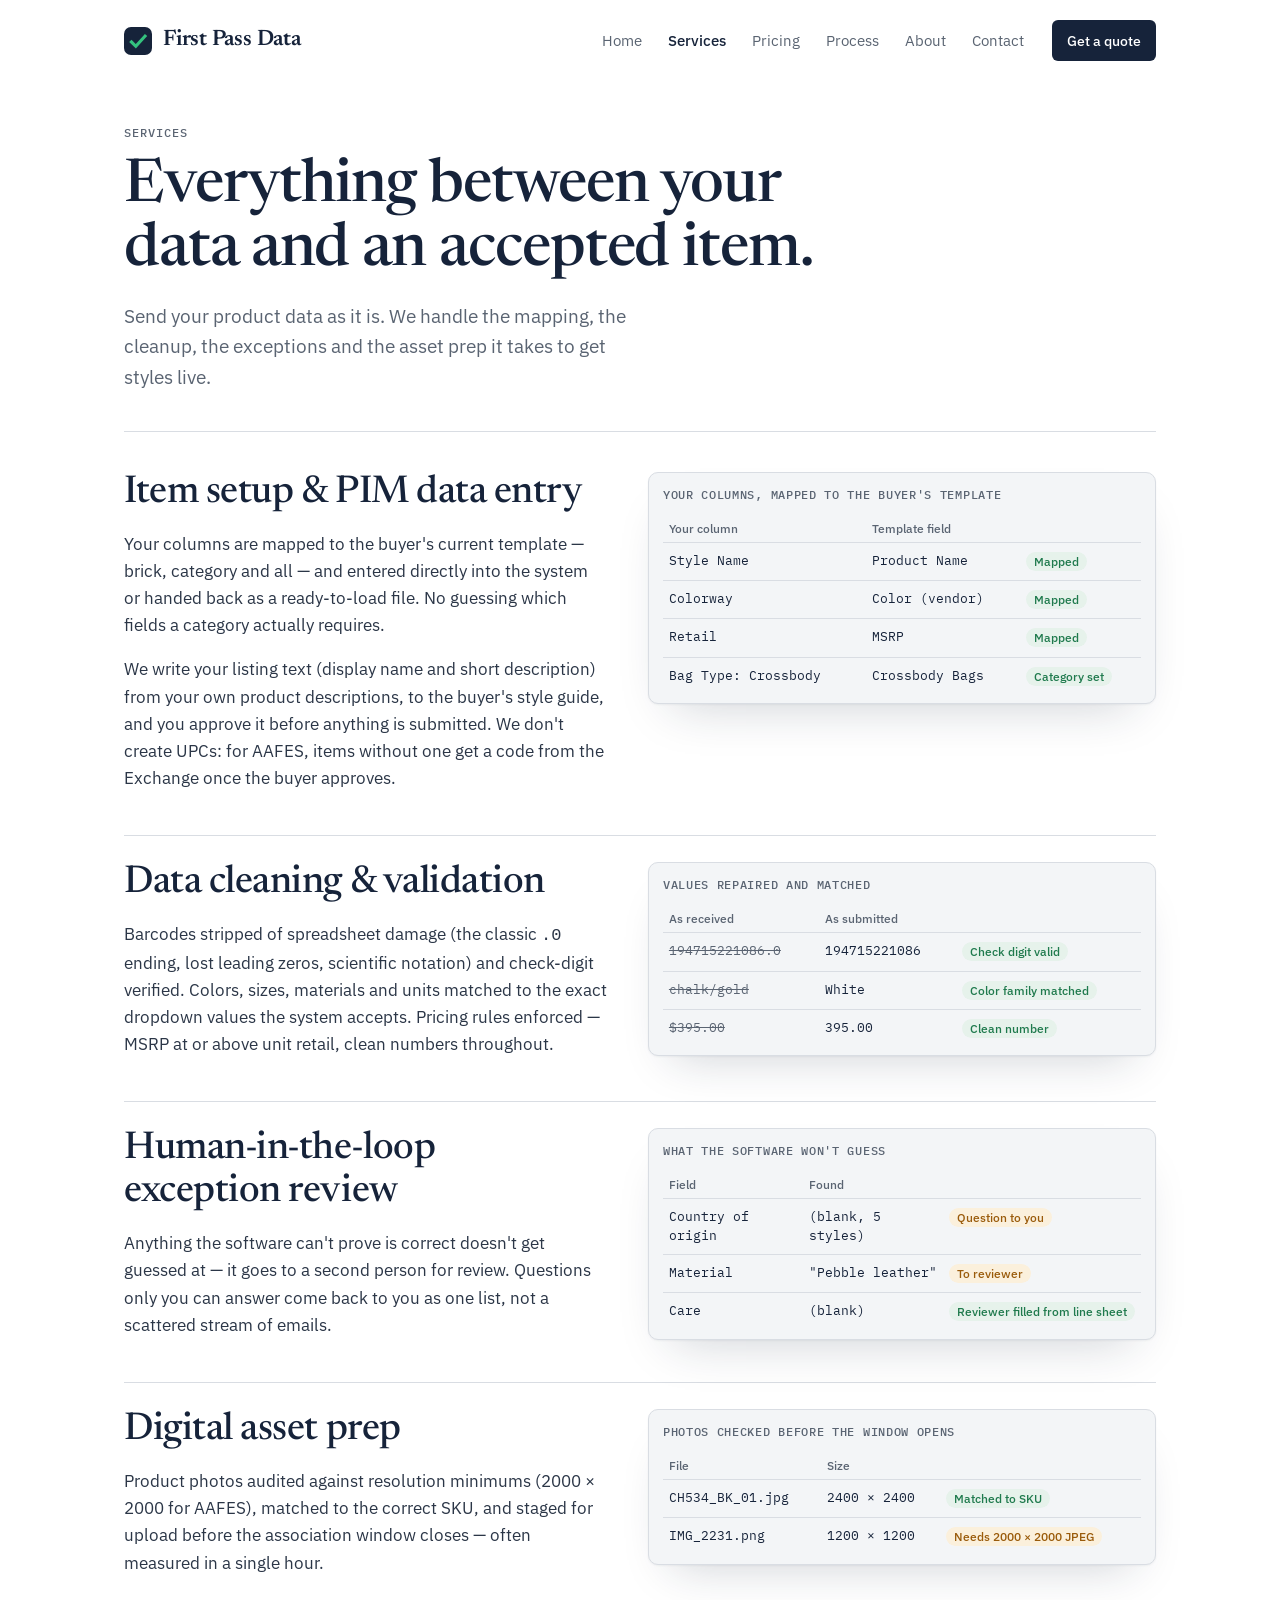
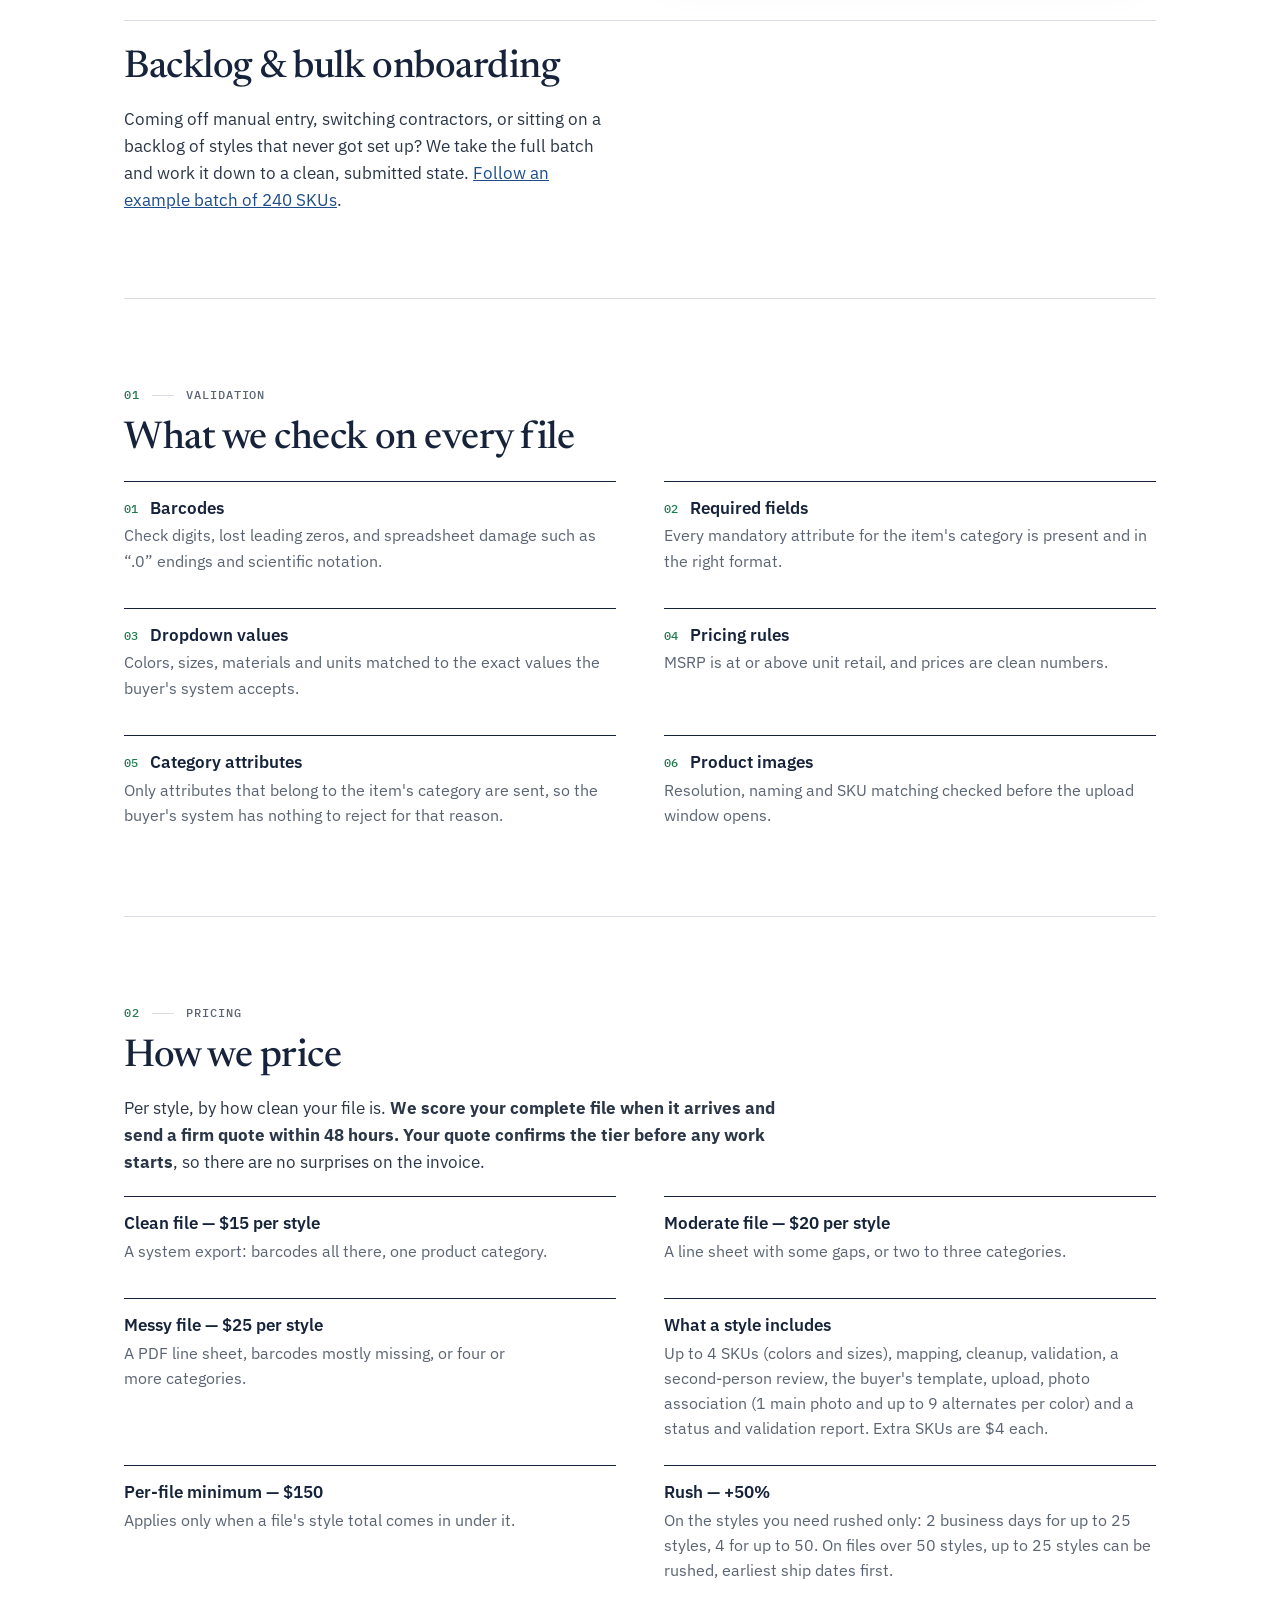
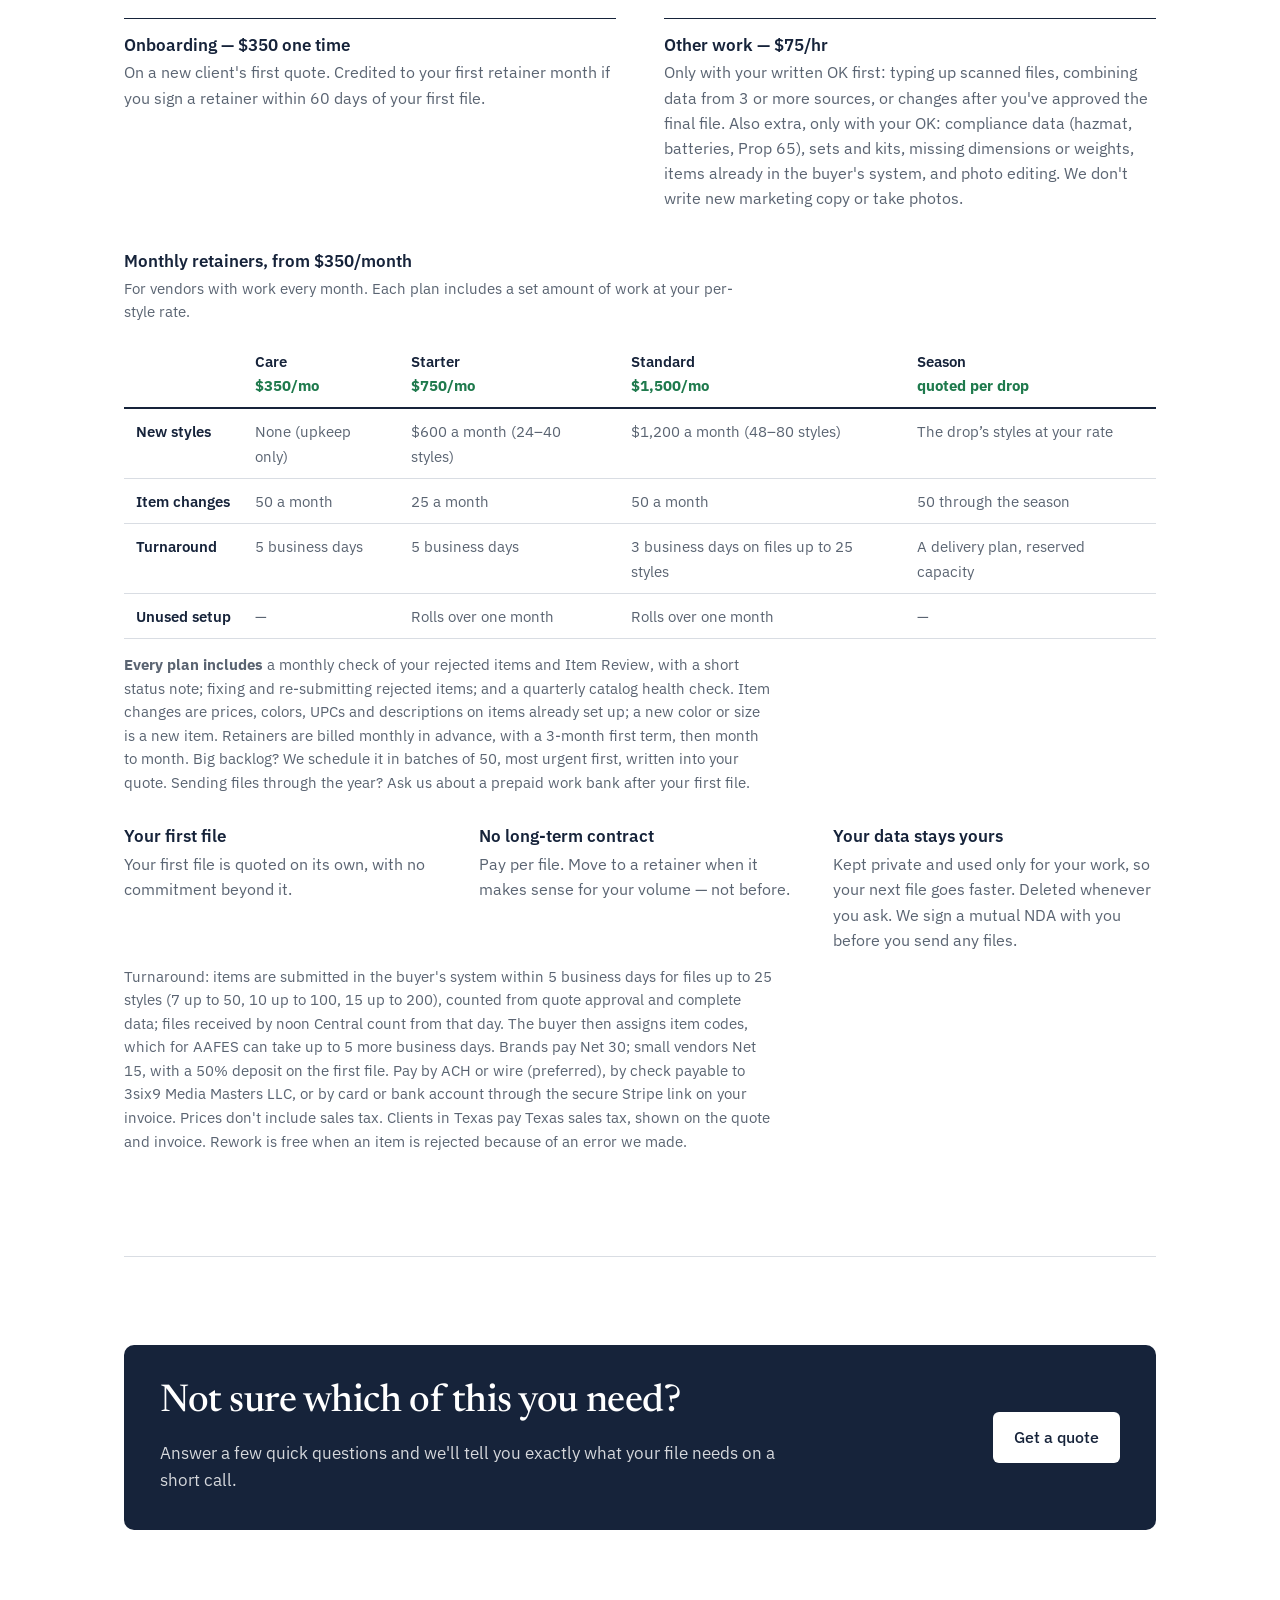
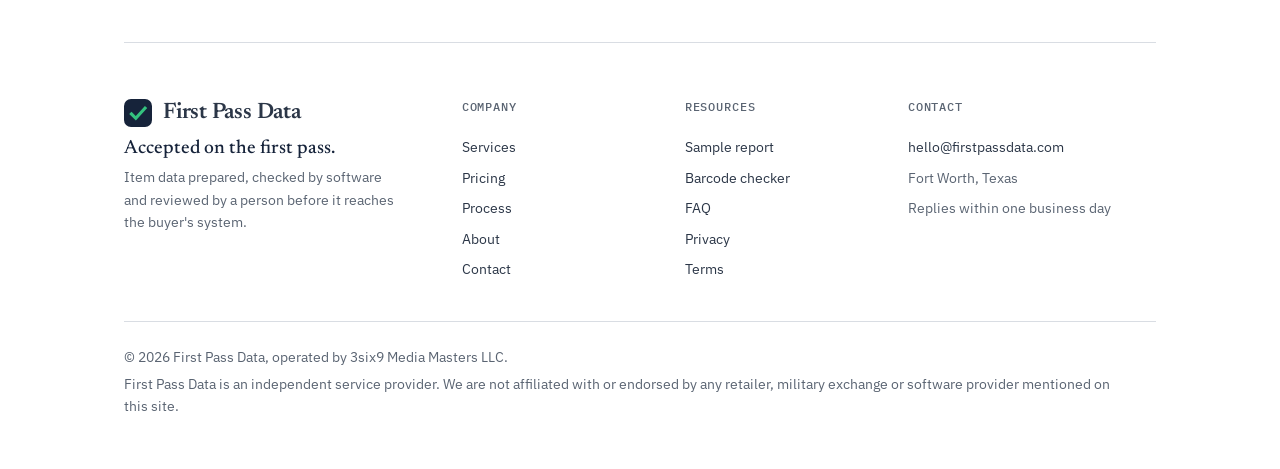
<file: services.html>
<!doctype html>
<html lang="en">
<head>
<meta charset="utf-8">
<meta name="viewport" content="width=device-width, initial-scale=1, viewport-fit=cover">
<title>Services | Item Setup, PIM Data Entry &amp; Digital Asset Prep — First Pass Data</title>
<meta name="description" content="Item setup, product data cleaning, exception review and digital asset prep for retail and exchange PIM systems. See exactly what First Pass Data handles.">
<link rel="canonical" href="https://firstpassdata.com/services.html">
<meta property="og:title" content="Services — First Pass Data">
<meta property="og:description" content="Item setup, data cleaning, exception review and digital asset prep for retail and exchange PIM systems.">
<meta property="og:url" content="https://firstpassdata.com/services.html">
<meta property="og:type" content="website">
<meta property="og:image" content="https://firstpassdata.com/og-image.png?v=3">
<meta property="og:image:width" content="1200">
<meta property="og:image:height" content="630">
<meta property="og:image:alt" content="First Pass Data: item setup that's accepted the first time.">
<meta name="twitter:card" content="summary_large_image">
<link rel="icon" href="data:image/svg+xml,<svg xmlns='http://www.w3.org/2000/svg' viewBox='0 0 32 32'><rect width='32' height='32' rx='8' fill='%2316233A'/><path d='M8.5 17l5 5L24 10.5' stroke='%2334C27E' stroke-width='3.6' fill='none' stroke-linecap='square'/></svg>">
<link rel="preconnect" href="https://fonts.googleapis.com">
<link rel="preconnect" href="https://fonts.gstatic.com" crossorigin>
<link href="https://fonts.googleapis.com/css2?family=IBM+Plex+Mono:wght@400;500&family=IBM+Plex+Sans:wght@400;500;600&family=Newsreader:opsz,wght@6..72,400;6..72,500;6..72,600&display=swap" rel="stylesheet">
<link rel="stylesheet" href="style.css">
<script type="application/ld+json">
{
  "@context": "https://schema.org",
  "@type": "Service",
  "serviceType": "Retail item setup and PIM data entry",
  "provider": {"@type": "ProfessionalService", "name": "First Pass Data", "url": "https://firstpassdata.com/"},
  "areaServed": "US",
  "description": "Item setup, product data cleaning, exception review, and digital asset preparation for vendors selling into retail and exchange PIM systems."
}
</script>
</head>
<body>
<a class="skip" href="#main">Skip to content</a>
<div class="wrap">

<header class="site">
  <a class="logo" href="/" aria-label="First Pass Data home">
    <svg viewBox="0 0 32 32" aria-hidden="true"><rect class="tile" width="32" height="32" rx="8" fill="#16233A"/><path d="M8.5 17l5 5L24 10.5" stroke="#34C27E" stroke-width="3.6" fill="none" stroke-linecap="square"/></svg>
    First Pass Data
  </a>
  <nav class="primary" aria-label="Main">
    <a href="/">Home</a>
    <a href="/services.html" aria-current="page">Services</a>
    <a href="/services.html#pricing">Pricing</a>
    <a href="/process.html">Process</a>
    <a href="/about.html">About</a>
    <a href="/contact.html">Contact</a>
    <a class="btn primary small" href="/contact.html">Get a quote</a>
  </nav>
</header>
<nav class="mobile" aria-label="Mobile">
  <a href="/">Home</a>
  <a href="/services.html" aria-current="page">Services</a>
    <a href="/services.html#pricing">Pricing</a>
  <a href="/process.html">Process</a>
  <a href="/about.html">About</a>
  <a href="/contact.html">Contact</a>
</nav>

<main id="main">
<div class="page-head">
  <p class="label">Services</p>
  <h1>Everything between your data and an accepted item.</h1>
  <p class="lede">Send your product data as it is. We handle the mapping, the cleanup, the exceptions and the asset prep it takes to get styles live.</p>
</div>

<section class="tight">
  <div class="service">
    <div class="svc-text">
    <h2>Item setup &amp; PIM data entry</h2>
    <p>Your columns are mapped to the buyer's current template &mdash; brick, category and all &mdash; and entered directly into the system or handed back as a ready-to-load file. No guessing which fields a category actually requires.</p>
    <p>We write your listing text (display name and short description) from your own product descriptions, to the buyer's style guide, and you approve it before anything is submitted. We don't create UPCs: for AAFES, items without one get a code from the Exchange once the buyer approves.</p></div>
    <figure class="proof specimen"><div class="cap"><span>Your columns, mapped to the buyer's template</span></div><table><thead><tr><th scope="col">Your column</th><th scope="col">Template field</th><th scope="col"></th></tr></thead><tbody><tr><td>Style Name</td><td>Product Name</td><td><span class="tag ok">Mapped</span></td></tr><tr><td>Colorway</td><td>Color (vendor)</td><td><span class="tag ok">Mapped</span></td></tr><tr><td>Retail</td><td>MSRP</td><td><span class="tag ok">Mapped</span></td></tr><tr><td>Bag Type: Crossbody</td><td>Crossbody Bags</td><td><span class="tag ok">Category set</span></td></tr></tbody></table></figure>
  </div>

  <div class="service">
    <div class="svc-text">
    <h2>Data cleaning &amp; validation</h2>
    <p>Barcodes stripped of spreadsheet damage (the classic <code>.0</code> ending, lost leading zeros, scientific notation) and check-digit verified. Colors, sizes, materials and units matched to the exact dropdown values the system accepts. Pricing rules enforced &mdash; MSRP at or above unit retail, clean numbers throughout.</p></div>
    <figure class="proof specimen"><div class="cap"><span>Values repaired and matched</span></div><table><thead><tr><th scope="col">As received</th><th scope="col">As submitted</th><th scope="col"></th></tr></thead><tbody><tr><td class="was">194715221086.0</td><td>194715221086</td><td><span class="tag ok">Check digit valid</span></td></tr><tr><td class="was">chalk/gold</td><td>White</td><td><span class="tag ok">Color family matched</span></td></tr><tr><td class="was">$395.00</td><td>395.00</td><td><span class="tag ok">Clean number</span></td></tr></tbody></table></figure>
  </div>

  <div class="service">
    <div class="svc-text">
    <h2>Human-in-the-loop exception review</h2>
    <p>Anything the software can't prove is correct doesn't get guessed at &mdash; it goes to a second person for review. Questions only you can answer come back to you as one list, not a scattered stream of emails.</p></div>
    <figure class="proof specimen"><div class="cap"><span>What the software won't guess</span></div><table><thead><tr><th scope="col">Field</th><th scope="col">Found</th><th scope="col"></th></tr></thead><tbody><tr><td>Country of origin</td><td>(blank, 5 styles)</td><td><span class="tag rev">Question to you</span></td></tr><tr><td>Material</td><td>"Pebble leather"</td><td><span class="tag rev">To reviewer</span></td></tr><tr><td>Care</td><td>(blank)</td><td><span class="tag ok">Reviewer filled from line sheet</span></td></tr></tbody></table></figure>
  </div>

  <div class="service">
    <div class="svc-text">
    <h2>Digital asset prep</h2>
    <p>Product photos audited against resolution minimums (2000 &times; 2000 for AAFES), matched to the correct SKU, and staged for upload before the association window closes &mdash; often measured in a single hour.</p></div>
    <figure class="proof specimen"><div class="cap"><span>Photos checked before the window opens</span></div><table><thead><tr><th scope="col">File</th><th scope="col">Size</th><th scope="col"></th></tr></thead><tbody><tr><td>CH534_BK_01.jpg</td><td>2400 × 2400</td><td><span class="tag ok">Matched to SKU</span></td></tr><tr><td>IMG_2231.png</td><td>1200 × 1200</td><td><span class="tag rev">Needs 2000 × 2000 JPEG</span></td></tr></tbody></table></figure>
  </div>

  <div class="service">
    <div class="svc-text">
    <h2>Backlog &amp; bulk onboarding</h2>
    <p>Coming off manual entry, switching contractors, or sitting on a backlog of styles that never got set up? We take the full batch and work it down to a clean, submitted state. <a href="/process.html">Follow an example batch of 240 SKUs</a>.</p></div>
  </div>
</section>

<section id="checks">
  <p class="label"><span>01</span>Validation</p>
  <h2>What we check on every file</h2>
  <div class="checks">
    <div><h3>Barcodes</h3><p>Check digits, lost leading zeros, and spreadsheet damage such as &ldquo;.0&rdquo; endings and scientific notation.</p></div>
    <div><h3>Required fields</h3><p>Every mandatory attribute for the item's category is present and in the right format.</p></div>
    <div><h3>Dropdown values</h3><p>Colors, sizes, materials and units matched to the exact values the buyer's system accepts.</p></div>
    <div><h3>Pricing rules</h3><p>MSRP is at or above unit retail, and prices are clean numbers.</p></div>
    <div><h3>Category attributes</h3><p>Only attributes that belong to the item's category are sent, so the buyer's system has nothing to reject for that reason.</p></div>
    <div><h3>Product images</h3><p>Resolution, naming and SKU matching checked before the upload window opens.</p></div>
  </div>
</section>

<section id="pricing">
  <p class="label"><span>02</span>Pricing</p>
  <h2>How we price</h2>
  <p>Per style, by how clean your file is. <strong>We score your complete file when it arrives and send a firm quote within 48 hours. Your quote confirms the tier before any work starts</strong>, so there are no surprises on the invoice.</p>
  <div class="checks">
    <div><h3>Clean file &mdash; $15 per style</h3><p>A system export: barcodes all there, one product category.</p></div>
    <div><h3>Moderate file &mdash; $20 per style</h3><p>A line sheet with some gaps, or two to three categories.</p></div>
    <div><h3>Messy file &mdash; $25 per style</h3><p>A PDF line sheet, barcodes mostly missing, or four or more categories.</p></div>
    <div><h3>What a style includes</h3><p>Up to 4 SKUs (colors and sizes), mapping, cleanup, validation, a second-person review, the buyer's template, upload, photo association (1 main photo and up to 9 alternates per color) and a status and validation report. Extra SKUs are $4 each.</p></div>
  </div>
  <div class="checks" style="margin-top:24px">
    <div><h3>Per-file minimum &mdash; $150</h3><p>Applies only when a file's style total comes in under it.</p></div>
    <div><h3>Rush &mdash; +50%</h3><p>On the styles you need rushed only: 2 business days for up to 25 styles, 4 for up to 50. On files over 50 styles, up to 25 styles can be rushed, earliest ship dates first.</p></div>
    <div><h3>Onboarding &mdash; $350 one time</h3><p>On a new client's first quote. Credited to your first retainer month if you sign a retainer within 60 days of your first file.</p></div>
    <div><h3>Other work &mdash; $75/hr</h3><p>Only with your written OK first: typing up scanned files, combining data from 3 or more sources, or changes after you've approved the final file. Also extra, only with your OK: compliance data (hazmat, batteries, Prop 65), sets and kits, missing dimensions or weights, items already in the buyer's system, and photo editing. We don't write new marketing copy or take photos.</p></div>
  </div>
  <h3 style="margin-top:40px">Monthly retainers, from $350/month</h3>
  <p class="fine">For vendors with work every month. Each plan includes a set amount of work at your per-style rate.</p>
  <div class="plans-wrap">
  <table class="plans">
    <thead><tr><th scope="col"></th><th scope="col">Care<span>$350/mo</span></th><th scope="col">Starter<span>$750/mo</span></th><th scope="col">Standard<span>$1,500/mo</span></th><th scope="col">Season<span>quoted per drop</span></th></tr></thead>
    <tbody>
      <tr><th scope="row">New styles</th><td>None (upkeep only)</td><td>$600 a month (24&ndash;40 styles)</td><td>$1,200 a month (48&ndash;80 styles)</td><td>The drop&rsquo;s styles at your rate</td></tr>
      <tr><th scope="row">Item changes</th><td>50 a month</td><td>25 a month</td><td>50 a month</td><td>50 through the season</td></tr>
      <tr><th scope="row">Turnaround</th><td>5 business days</td><td>5 business days</td><td>3 business days on files up to 25 styles</td><td>A delivery plan, reserved capacity</td></tr>
      <tr><th scope="row">Unused setup</th><td>&mdash;</td><td>Rolls over one month</td><td>Rolls over one month</td><td>&mdash;</td></tr>
    </tbody>
  </table>
  </div>
  <p class="fine" style="margin-top:14px"><strong>Every plan includes</strong> a monthly check of your rejected items and Item Review, with a short status note; fixing and re-submitting rejected items; and a quarterly catalog health check. Item changes are prices, colors, UPCs and descriptions on items already set up; a new color or size is a new item. Retainers are billed monthly in advance, with a 3-month first term, then month to month. Big backlog? We schedule it in batches of 50, most urgent first, written into your quote. Sending files through the year? Ask us about a prepaid work bank after your first file.</p>
  <div class="terms" style="margin-top:32px">
    <div><h3>Your first file</h3><p>Your first file is quoted on its own, with no commitment beyond it.</p></div>
    <div><h3>No long-term contract</h3><p>Pay per file. Move to a retainer when it makes sense for your volume &mdash; not before.</p></div>
    <div><h3>Your data stays yours</h3><p>Kept private and used only for your work, so your next file goes faster. Deleted whenever you ask. We sign a mutual NDA with you before you send any files.</p></div>
  </div>
  <p class="fine" style="margin-top:12px">Turnaround: items are submitted in the buyer's system within 5 business days for files up to 25 styles (7 up to 50, 10 up to 100, 15 up to 200), counted from quote approval and complete data; files received by noon Central count from that day. The buyer then assigns item codes, which for AAFES can take up to 5 more business days. Brands pay Net 30; small vendors Net 15, with a 50% deposit on the first file. Pay by ACH or wire (preferred), by check payable to 3six9 Media Masters LLC, or by card or bank account through the secure Stripe link on your invoice. Prices don't include sales tax. Clients in Texas pay Texas sales tax, shown on the quote and invoice. Rework is free when an item is rejected because of an error we made.</p>
</section>

<section aria-label="Get started">
  <div class="band">
    <div>
      <h2>Not sure which of this you need?</h2>
      <p>Answer a few quick questions and we'll tell you exactly what your file needs on a short call.</p>
    </div>
    <a class="btn primary" href="/contact.html">Get a quote</a>
  </div>
</section>
</main>

<footer class="site-foot">
  <div class="foot-grid">
    <div class="foot-brand">
      <a class="logo" href="/" aria-label="First Pass Data home">
        <svg viewBox="0 0 32 32" aria-hidden="true"><rect class="tile" width="32" height="32" rx="8" fill="#16233A"/><path d="M8.5 17l5 5L24 10.5" stroke="#34C27E" stroke-width="3.6" fill="none" stroke-linecap="square"/></svg>
        First Pass Data
      </a>
      <p class="tagline">Accepted on the first pass.</p>
      <p>Item data prepared, checked by software and reviewed by a person before it reaches the buyer's system.</p>
    </div>
    <nav aria-label="Footer">
      <h2>Company</h2>
      <a href="/services.html">Services</a>
      <a href="/services.html#pricing">Pricing</a>
      <a href="/process.html">Process</a>
      <a href="/about.html">About</a>
      <a href="/contact.html">Contact</a>
    </nav>
    <nav aria-label="Resources">
      <h2>Resources</h2>
      <a href="/sample-report.html">Sample report</a>
      <a href="/#barcode-check">Barcode checker</a>
      <a href="/process.html#faq">FAQ</a>
      <a href="/privacy.html">Privacy</a>
      <a href="/terms.html">Terms</a>
    </nav>
    <div>
      <h2>Contact</h2>
      <a href="mailto:hello@firstpassdata.com">hello@firstpassdata.com</a>
      <p>Fort Worth, Texas</p>
      <p>Replies within one business day</p>
    </div>
  </div>
  <div class="foot-legal">
    <p>&copy; 2026 First Pass Data, operated by 3six9 Media Masters LLC.</p>
    <p>First Pass Data is an independent service provider. We are not affiliated with or endorsed by any retailer, military exchange or software provider mentioned on this site.</p>
  </div>
</footer>

</div>
<script src="site.js"></script>
</body>
</html>
</file>
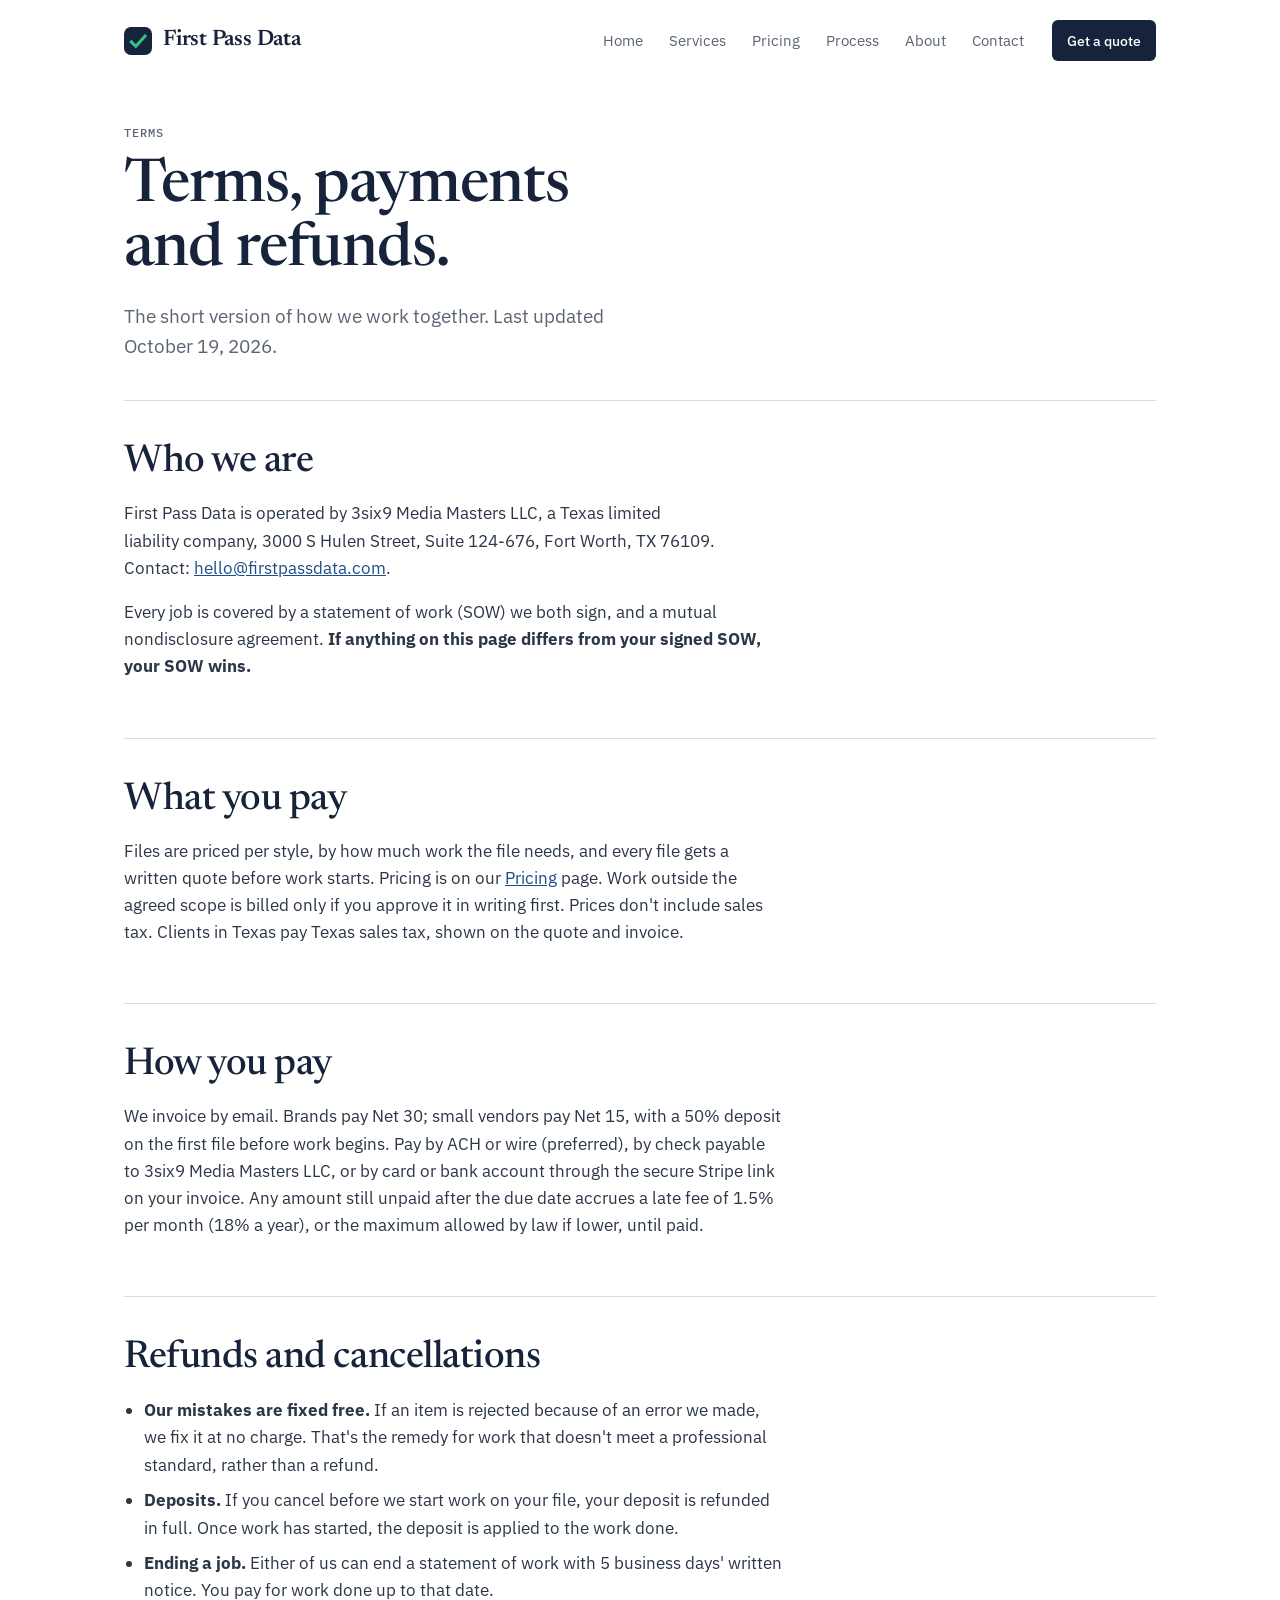
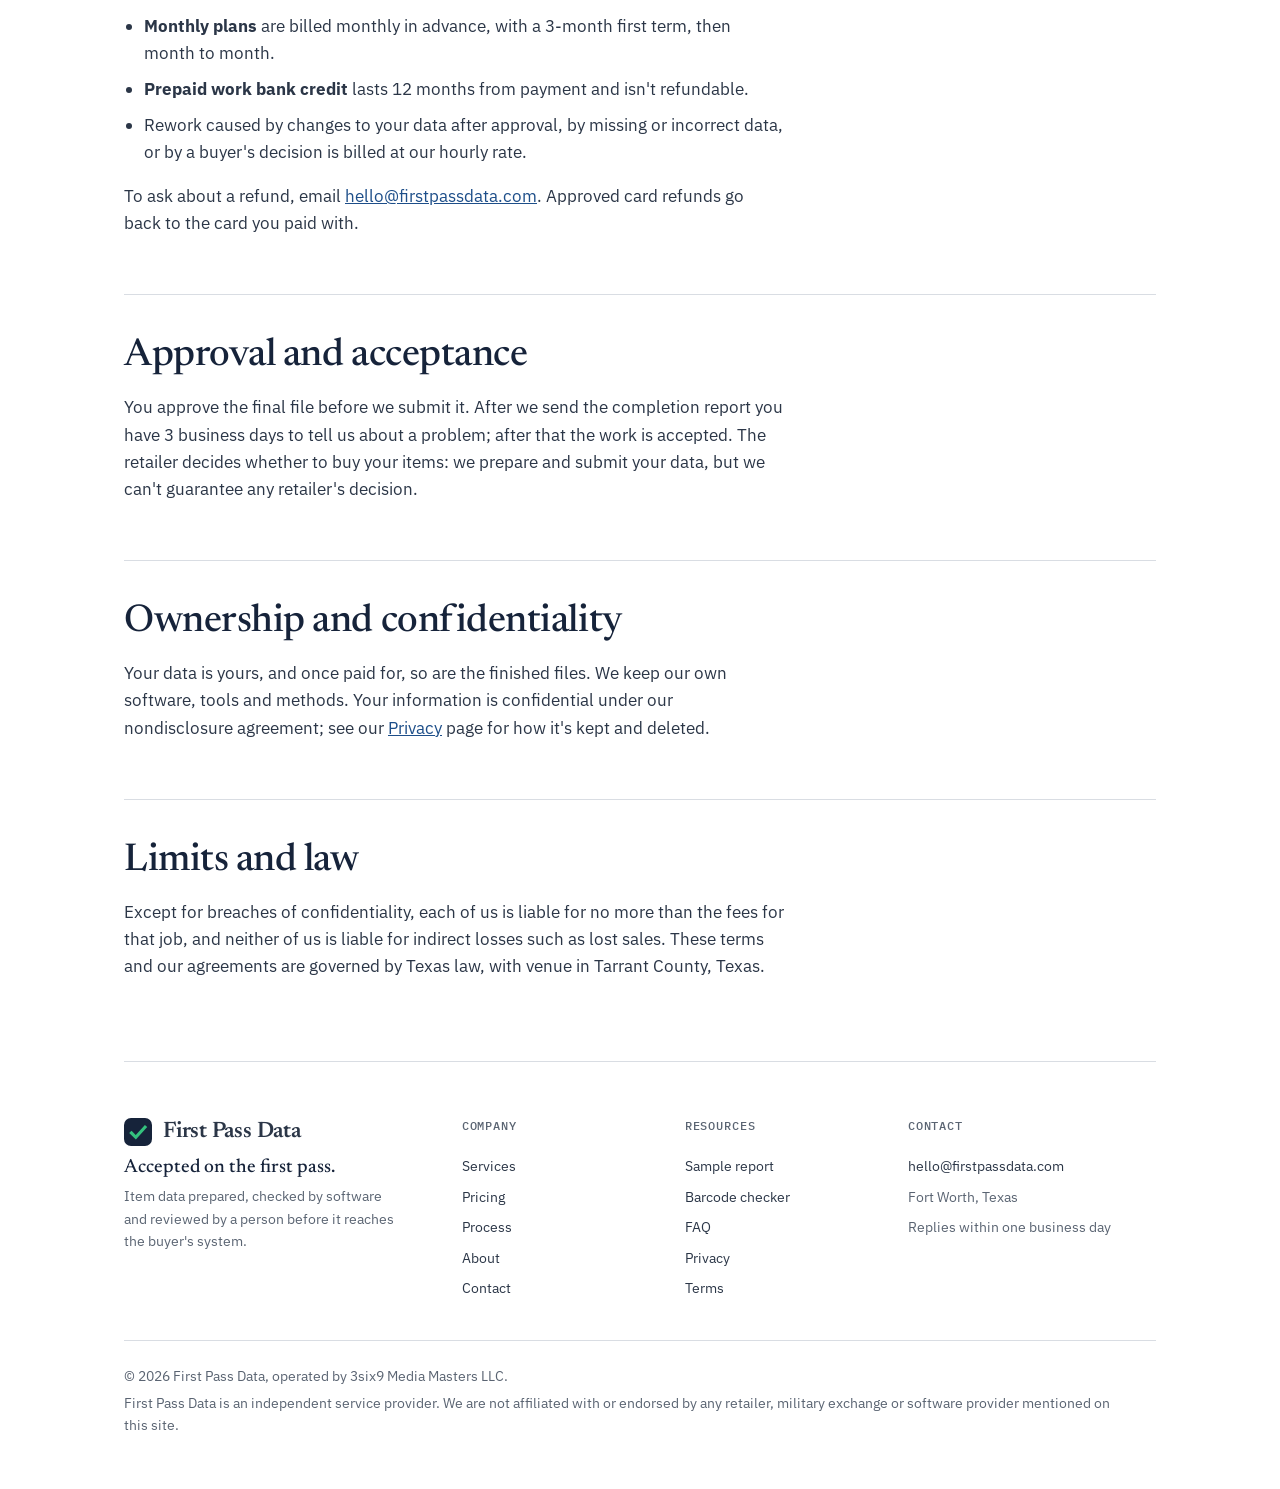
<file: terms.html>
<!doctype html>
<html lang="en">
<head>
<meta charset="utf-8">
<meta name="viewport" content="width=device-width, initial-scale=1, viewport-fit=cover">
<title>Terms | First Pass Data</title>
<meta name="description" content="How First Pass Data bills, takes payment, handles refunds and cancellations, and fixes its own mistakes free.">
<link rel="canonical" href="https://firstpassdata.com/terms.html">
<meta property="og:title" content="Terms — First Pass Data">
<meta property="og:description" content="How First Pass Data bills, takes payment, handles refunds and cancellations, and fixes its own mistakes free.">
<meta property="og:url" content="https://firstpassdata.com/terms.html">
<meta property="og:type" content="website">
<meta property="og:image" content="https://firstpassdata.com/og-image.png?v=3">
<meta property="og:image:width" content="1200">
<meta property="og:image:height" content="630">
<meta property="og:image:alt" content="First Pass Data: item setup that's accepted the first time.">
<meta name="twitter:card" content="summary_large_image">
<link rel="icon" href="data:image/svg+xml,<svg xmlns='http://www.w3.org/2000/svg' viewBox='0 0 32 32'><rect width='32' height='32' rx='8' fill='%2316233A'/><path d='M8.5 17l5 5L24 10.5' stroke='%2334C27E' stroke-width='3.6' fill='none' stroke-linecap='square'/></svg>">
<link rel="preconnect" href="https://fonts.googleapis.com">
<link rel="preconnect" href="https://fonts.gstatic.com" crossorigin>
<link href="https://fonts.googleapis.com/css2?family=IBM+Plex+Mono:wght@400;500&family=IBM+Plex+Sans:wght@400;500;600&family=Newsreader:opsz,wght@6..72,400;6..72,500;6..72,600&display=swap" rel="stylesheet">
<link rel="stylesheet" href="style.css">
</head>
<body>
<a class="skip" href="#main">Skip to content</a>
<div class="wrap">

<header class="site">
  <a class="logo" href="/" aria-label="First Pass Data home">
    <svg viewBox="0 0 32 32" aria-hidden="true"><rect class="tile" width="32" height="32" rx="8" fill="#16233A"/><path d="M8.5 17l5 5L24 10.5" stroke="#34C27E" stroke-width="3.6" fill="none" stroke-linecap="square"/></svg>
    First Pass Data
  </a>
  <nav class="primary" aria-label="Main">
    <a href="/">Home</a>
    <a href="/services.html">Services</a>
    <a href="/services.html#pricing">Pricing</a>
    <a href="/process.html">Process</a>
    <a href="/about.html">About</a>
    <a href="/contact.html">Contact</a>
    <a class="btn primary small" href="/contact.html">Get a quote</a>
  </nav>
</header>
<nav class="mobile" aria-label="Mobile">
  <a href="/">Home</a>
  <a href="/services.html">Services</a>
    <a href="/services.html#pricing">Pricing</a>
  <a href="/process.html">Process</a>
  <a href="/about.html">About</a>
  <a href="/contact.html">Contact</a>
</nav>

<main id="main" class="policy">
<div class="page-head">
  <p class="label">Terms</p>
  <h1>Terms, payments and refunds.</h1>
  <p class="lede">The short version of how we work together. Last updated October 19, 2026.</p>
</div>

<section class="tight">
  <h2>Who we are</h2>
  <p>First Pass Data is operated by 3six9 Media Masters LLC, a Texas limited liability company, 3000 S Hulen Street, Suite 124-676, Fort Worth, TX 76109. Contact: <a href="mailto:hello@firstpassdata.com">hello@firstpassdata.com</a>.</p>
  <p>Every job is covered by a statement of work (SOW) we both sign, and a mutual nondisclosure agreement. <strong>If anything on this page differs from your signed SOW, your SOW wins.</strong></p>
</section>

<section class="tight">
  <h2>What you pay</h2>
  <p>Files are priced per style, by how much work the file needs, and every file gets a written quote before work starts. Pricing is on our <a href="/services.html#pricing">Pricing</a> page. Work outside the agreed scope is billed only if you approve it in writing first. Prices don't include sales tax. Clients in Texas pay Texas sales tax, shown on the quote and invoice.</p>
</section>

<section class="tight">
  <h2>How you pay</h2>
  <p>We invoice by email. Brands pay Net 30; small vendors pay Net 15, with a 50% deposit on the first file before work begins. Pay by ACH or wire (preferred), by check payable to 3six9 Media Masters LLC, or by card or bank account through the secure Stripe link on your invoice. Any amount still unpaid after the due date accrues a late fee of 1.5% per month (18% a year), or the maximum allowed by law if lower, until paid.</p>
</section>

<section class="tight">
  <h2>Refunds and cancellations</h2>
  <ul>
    <li><strong>Our mistakes are fixed free.</strong> If an item is rejected because of an error we made, we fix it at no charge. That's the remedy for work that doesn't meet a professional standard, rather than a refund.</li>
    <li><strong>Deposits.</strong> If you cancel before we start work on your file, your deposit is refunded in full. Once work has started, the deposit is applied to the work done.</li>
    <li><strong>Ending a job.</strong> Either of us can end a statement of work with 5 business days' written notice. You pay for work done up to that date.</li>
    <li><strong>Monthly plans</strong> are billed monthly in advance, with a 3-month first term, then month to month.</li>
    <li><strong>Prepaid work bank credit</strong> lasts 12 months from payment and isn't refundable.</li>
    <li>Rework caused by changes to your data after approval, by missing or incorrect data, or by a buyer's decision is billed at our hourly rate.</li>
  </ul>
  <p>To ask about a refund, email <a href="mailto:hello@firstpassdata.com">hello@firstpassdata.com</a>. Approved card refunds go back to the card you paid with.</p>
</section>

<section class="tight">
  <h2>Approval and acceptance</h2>
  <p>You approve the final file before we submit it. After we send the completion report you have 3 business days to tell us about a problem; after that the work is accepted. The retailer decides whether to buy your items: we prepare and submit your data, but we can't guarantee any retailer's decision.</p>
</section>

<section class="tight">
  <h2>Ownership and confidentiality</h2>
  <p>Your data is yours, and once paid for, so are the finished files. We keep our own software, tools and methods. Your information is confidential under our nondisclosure agreement; see our <a href="/privacy.html">Privacy</a> page for how it's kept and deleted.</p>
</section>

<section class="tight">
  <h2>Limits and law</h2>
  <p>Except for breaches of confidentiality, each of us is liable for no more than the fees for that job, and neither of us is liable for indirect losses such as lost sales. These terms and our agreements are governed by Texas law, with venue in Tarrant County, Texas.</p>
</section>
</main>

<footer class="site-foot">
  <div class="foot-grid">
    <div class="foot-brand">
      <a class="logo" href="/" aria-label="First Pass Data home">
        <svg viewBox="0 0 32 32" aria-hidden="true"><rect class="tile" width="32" height="32" rx="8" fill="#16233A"/><path d="M8.5 17l5 5L24 10.5" stroke="#34C27E" stroke-width="3.6" fill="none" stroke-linecap="square"/></svg>
        First Pass Data
      </a>
      <p class="tagline">Accepted on the first pass.</p>
      <p>Item data prepared, checked by software and reviewed by a person before it reaches the buyer's system.</p>
    </div>
    <nav aria-label="Footer">
      <h2>Company</h2>
      <a href="/services.html">Services</a>
      <a href="/services.html#pricing">Pricing</a>
      <a href="/process.html">Process</a>
      <a href="/about.html">About</a>
      <a href="/contact.html">Contact</a>
    </nav>
    <nav aria-label="Resources">
      <h2>Resources</h2>
      <a href="/sample-report.html">Sample report</a>
      <a href="/#barcode-check">Barcode checker</a>
      <a href="/process.html#faq">FAQ</a>
      <a href="/privacy.html">Privacy</a>
      <a href="/terms.html">Terms</a>
    </nav>
    <div>
      <h2>Contact</h2>
      <a href="mailto:hello@firstpassdata.com">hello@firstpassdata.com</a>
      <p>Fort Worth, Texas</p>
      <p>Replies within one business day</p>
    </div>
  </div>
  <div class="foot-legal">
    <p>&copy; 2026 First Pass Data, operated by 3six9 Media Masters LLC.</p>
    <p>First Pass Data is an independent service provider. We are not affiliated with or endorsed by any retailer, military exchange or software provider mentioned on this site.</p>
  </div>
</footer>

</div>
<script src="site.js"></script>
</body>
</html>
</file>
<file: style.css>
:root{
  --ink:#16233A; --text:#2B3647; --muted:#5A6472; --rule:#D9DDE3;
  --paper:#FFFFFF; --panel:#F3F5F7; --pass:#1F7A4D; --pass-bg:#E6F2EB;
  --flag:#9A5B0B; --flag-bg:#FBF0DC; --link:#1D4E89;
  --sans:"IBM Plex Sans",-apple-system,"Segoe UI",Roboto,Arial,sans-serif;
  --tile:#16233A;
  --serif:"Newsreader","Iowan Old Style",Georgia,serif;
  --mono:"IBM Plex Mono",ui-monospace,Consolas,"Courier New",monospace;
  box-sizing:border-box;
  padding-top:env(safe-area-inset-top,0px);
  padding-bottom:env(safe-area-inset-bottom,0px);
}
@media (prefers-color-scheme:dark){
  :root:not([data-theme="light"]){
    --ink:#E8EDF4; --text:#C9D1DC; --muted:#93A0B0; --rule:#2C3746;
    --paper:#0F1722; --panel:#162131; --pass:#5CC98F; --pass-bg:#16332A;
    --flag:#E8B061; --flag-bg:#33291A; --link:#8DB8EA; --tile:#23385A;
  }
}
:root[data-theme="dark"]{
  --ink:#E8EDF4; --text:#C9D1DC; --muted:#93A0B0; --rule:#2C3746;
  --paper:#0F1722; --panel:#162131; --pass:#5CC98F; --pass-bg:#16332A;
  --flag:#E8B061; --flag-bg:#33291A; --link:#8DB8EA; --tile:#23385A;
}
*,*::before,*::after{box-sizing:inherit}
html{scroll-padding-top:64px}
body{margin:0;background:var(--paper);color:var(--text);font:400 1.0625rem/1.6 var(--sans);-webkit-font-smoothing:antialiased}
a{color:var(--link)}
a:focus-visible,.btn:focus-visible,summary:focus-visible{outline:3px solid var(--link);outline-offset:3px;border-radius:4px}
.wrap{max-width:1080px;margin:0 auto;padding:0 24px}

/* header / nav */
/* full-width bar without overflow: the background and bottom rule extend past .wrap via shadows, clipped to the bar's height */
header.site{display:flex;justify-content:space-between;align-items:center;padding:20px 0;position:sticky;top:0;background:var(--paper);z-index:10;
  box-shadow:0 0 0 100vmax var(--paper),0 1px 0 100vmax var(--rule);clip-path:inset(0 -100vmax -1px);transition:padding .25s ease}
header.site.scrolled{padding:12px 0}
.logo{display:flex;align-items:center;gap:11px;color:var(--ink);text-decoration:none;font:600 1.4rem/1 var(--serif);letter-spacing:-.01em}
.logo svg{width:28px;height:28px;flex:none}
/* the tile lifts a shade in dark mode so it doesn't sink into the page */
.logo .tile{fill:var(--tile)}
nav.primary{display:flex;align-items:center;gap:26px}
nav.primary a{color:var(--muted);text-decoration:none;font-size:.95rem;transition:color .15s}
nav.primary a:hover{color:var(--ink)}
nav.primary a[aria-current="page"]{color:var(--ink);font-weight:500}
nav.primary .btn{margin-left:2px}
nav.mobile{display:none}

h1,h2,h3{color:var(--ink);line-height:1.15;margin:0}
h1,h2{font-family:var(--serif);font-weight:500;text-wrap:balance}
h1{font-size:clamp(2.35rem,5vw,3.75rem);line-height:1.06;letter-spacing:-.018em;max-width:18ch}
h2{font-size:clamp(1.75rem,3.2vw,2.4rem);line-height:1.12;letter-spacing:-.012em;margin-bottom:16px}
h3{font-size:1.08rem;font-weight:600;margin-bottom:6px}
p{margin:0 0 1em;max-width:66ch;text-wrap:pretty}
::selection{background:var(--pass-bg);color:var(--ink)}
.lede{font-size:1.18rem;color:var(--muted);margin-top:18px;max-width:50ch}


.actions{display:flex;flex-wrap:wrap;gap:12px;margin-top:26px}
.btn{display:inline-block;padding:12px 20px;border-radius:6px;font-weight:500;text-decoration:none;font-size:1rem;border:1px solid transparent;transition:background-color .2s,border-color .2s,box-shadow .2s,transform .1s}
.btn:active{transform:translateY(1px)}
.btn.primary{background:var(--ink);color:var(--paper)}
.btn.primary:hover{background:color-mix(in srgb,var(--ink) 86%,var(--link));box-shadow:0 6px 18px -8px color-mix(in srgb,var(--ink) 60%,transparent)}
.btn.quiet{color:var(--ink);border-color:var(--rule)}
.btn.quiet:hover{border-color:var(--ink)}
.btn.small{padding:8px 14px;font-size:.9rem}

/* hero */
.hero{display:grid;grid-template-columns:1fr 1.05fr;gap:48px;align-items:center;padding:72px 0 96px}
.page-head{padding:44px 0 20px;max-width:70ch}
.page-head h1{max-width:24ch}

/* specimen (the memorable proof element) */
.specimen{background:var(--panel);border:1px solid var(--rule);border-radius:10px;padding:18px 18px 14px;overflow-x:auto;box-shadow:0 1px 2px rgba(22,35,58,.05),0 24px 48px -24px rgba(22,35,58,.22)}
.specimen .cap{display:flex;justify-content:space-between;font:500 .72rem var(--mono);letter-spacing:.06em;text-transform:uppercase;color:var(--muted);margin-bottom:12px;gap:12px}
.specimen table{width:100%;border-collapse:collapse;font:400 .82rem/1.4 var(--mono);min-width:430px}
.specimen th{text-align:left;font:500 .78rem var(--sans);color:var(--muted);padding:6px 8px;border-bottom:1px solid var(--rule)}
.specimen td{padding:9px 8px;border-bottom:1px solid var(--rule);vertical-align:top;color:var(--ink)}
.specimen tr:last-child td{border-bottom:0}
.specimen .was{color:var(--muted);text-decoration:line-through;text-decoration-color:var(--muted)}
.tag{display:inline-block;font:500 .74rem var(--sans);padding:2px 8px;border-radius:99px;white-space:nowrap}
.tag.ok{background:var(--pass-bg);color:var(--pass)}
.tag.rev{background:var(--flag-bg);color:var(--flag)}
/* hero check run: rows wait, get checked one at a time, then show the fix */
.specimen tbody tr td{transition:background-color .25s,color .25s}
.specimen tbody tr.queued td:nth-child(3){color:var(--muted)}
.specimen tbody tr.queued .tag,.specimen tbody tr.checking .tag{visibility:hidden}
.specimen tbody tr.checking td{background:var(--paper)}
.specimen tbody tr.checking td:first-child{box-shadow:inset 3px 0 0 var(--link)}
.specimen tbody tr.done .tag{animation:stamp .3s ease-out}
@keyframes stamp{from{transform:scale(.8);opacity:0}to{transform:none;opacity:1}}
.run-status{display:flex;justify-content:space-between;align-items:baseline;gap:12px;font-size:.85rem;color:var(--ink);margin-top:10px;min-height:1.4em}
.linkbtn{background:none;border:0;padding:0;font:inherit;font-size:.85rem;color:var(--link);text-decoration:underline;cursor:pointer}
.specimen .foot{font-size:.85rem;color:var(--muted);margin-top:10px}

section{padding:88px 0;border-top:1px solid var(--rule)}
section.tight{padding:40px 0}
.split{display:grid;grid-template-columns:1fr 1.4fr;gap:48px}
.split.even{grid-template-columns:1fr 1fr}

/* numbered steps (a real sequence, so numbering is earned) */
ol.steps{list-style:none;margin:0;padding:0;counter-reset:s;display:grid;gap:26px}
ol.steps li{counter-increment:s;display:grid;grid-template-columns:40px 1fr;gap:4px 14px}
ol.steps li::before{content:counter(s);grid-row:span 2;width:32px;height:32px;border-radius:50%;border:1.5px solid var(--ink);color:var(--ink);display:grid;place-items:center;font-weight:600;font-size:.92rem}
ol.steps p{margin:0;color:var(--muted)}

/* trust strip / stat cards */
.trust{display:grid;grid-template-columns:repeat(4,minmax(0,1fr));gap:22px;margin-top:8px}
.trust{gap:0}
.trust div{border-left:1px solid var(--rule);padding:2px 22px}
.trust div:first-child{border-left:0;padding-left:0}
.trust h3{font-size:.98rem}
.trust p{margin:0;color:var(--muted);font-size:.92rem}

.checks{display:grid;grid-template-columns:repeat(2,minmax(0,1fr));gap:34px 48px;margin-top:20px;counter-reset:chk}
.checks div{border-top:1px solid var(--ink);padding-top:16px;counter-increment:chk}
#checks .checks h3::before{content:counter(chk,decimal-leading-zero);font:500 .78rem var(--mono);color:var(--pass);margin-right:12px;vertical-align:.08em}
.checks p{margin:0;color:var(--muted);font-size:.98rem}

.terms{display:grid;grid-template-columns:repeat(3,minmax(0,1fr));gap:32px;margin-top:10px}
.terms p{color:var(--muted);font-size:.98rem;margin:0}
.fine{color:var(--muted);font-size:.92rem;max-width:72ch}
.plans-wrap{overflow-x:auto;margin-top:8px}
.plans{width:100%;border-collapse:collapse;min-width:600px;font-size:.95rem}
.plans th,.plans td{text-align:left;padding:10px 12px;border-bottom:1px solid var(--rule);vertical-align:top}
.plans thead th{color:var(--ink);font-weight:600;border-bottom:2px solid var(--ink)}
.plans thead th span{display:block;font-weight:700;color:var(--pass)}
.plans tbody th{color:var(--ink);font-weight:600;white-space:nowrap}
.plans td{color:var(--muted)}

/* checklist ("what to send us") */
.checklist{list-style:none;margin:8px 0 0;padding:0;display:grid;gap:10px}
.checklist li{display:grid;grid-template-columns:20px 1fr;gap:10px;color:var(--text);font-size:.98rem}
.checklist li::before{content:"";width:20px;height:20px;border-radius:5px;border:1.5px solid var(--pass);margin-top:1px}

/* service blocks */
.service{padding:26px 0;border-top:1px solid var(--rule)}
.service:first-of-type{border-top:0;padding-top:0}

/* FAQ using native details/summary — accessible, no JS needed */
.faq{margin-top:8px}
.faq details{border-top:1px solid var(--rule);padding:16px 0}
.faq details:last-child{border-bottom:1px solid var(--rule)}
.faq summary{cursor:pointer;font-weight:500;color:var(--ink);font-size:1.02rem;list-style:none;display:flex;justify-content:space-between;gap:16px;align-items:baseline}
.faq summary::-webkit-details-marker{display:none}
.faq summary::after{content:"+";color:var(--muted);font-weight:400;font-size:1.2rem}
.faq details[open] summary::after{content:"\2212"}
.faq details p{margin-top:10px;color:var(--muted)}

.about p{font-size:1.08rem}
.policy ul{max-width:66ch;padding-left:1.2em} .policy li{margin-bottom:.5em}
.contact-box{background:var(--panel);border-radius:10px;padding:40px;display:grid;grid-template-columns:1.3fr 1fr;gap:32px;align-items:center}
.contact-box .addr{font-size:1rem;line-height:1.9}
.contact-box .addr a{font-weight:500}

/* intake form */
.intake{display:grid;gap:16px;max-width:640px}
.intake .row2{display:grid;grid-template-columns:1fr 1fr;gap:16px}
.intake .sec{border:1px solid var(--rule);border-radius:10px;padding:16px 18px 18px;margin:0;display:grid;gap:14px;min-width:0}
.intake .sec legend{font-weight:600;color:var(--ink);padding:0 6px;font-size:1rem}
.intake .sec legend span{display:inline-grid;place-items:center;width:22px;height:22px;border-radius:50%;
  background:var(--pass-bg);color:var(--pass);font-size:.8rem;margin-right:6px}
.intake .sec > .note{font-size:.82rem;color:var(--muted);margin:-6px 0 0;line-height:1.4}
.field{display:grid;gap:6px;align-content:start}
.field label{font-size:.9rem;font-weight:500;color:var(--ink)}
.field .hint{font-size:.82rem;color:var(--muted);font-weight:400}
.field .note{font-size:.82rem;color:var(--muted);margin:0;line-height:1.4}
.alt-contact{margin-top:22px;padding:16px 18px;border:1px solid var(--rule);border-radius:8px;font-size:.93rem}
.alt-contact p{margin:0 0 8px}
.alt-contact p:last-child{margin-bottom:0}
.notice p{margin:0 0 6px}
.notice p:last-child{margin-bottom:0}
.field input[type=text],.field input[type=email],.field select,.field textarea{
  font:400 1rem var(--sans);color:var(--text);background:var(--paper);
  border:1px solid var(--rule);border-radius:6px;padding:10px 12px;width:100%;
}
.field textarea{resize:vertical;min-height:80px}
.field .checks{display:grid;grid-template-columns:1fr;gap:6px;margin:2px 0 0}
.field .checks label{display:flex;gap:8px;align-items:flex-start;font-weight:400;color:var(--text);cursor:pointer}
.field .checks input{margin-top:3px;accent-color:var(--pass)}
.field .err{font-size:.85rem;color:var(--flag);background:var(--flag-bg);border-radius:6px;padding:6px 10px;margin:0}
.field input:focus,.field select:focus,.field textarea:focus{outline:2px solid var(--link);outline-offset:1px}
.hp{position:absolute;left:-9999px}
.notice{background:var(--pass-bg);color:var(--pass);border-radius:8px;padding:14px 16px;margin-bottom:20px;font-size:.95rem}
.subcta{color:var(--muted);font-size:.88rem;margin-top:8px}
/* Process: a still of the video's first slide, our own image and a plain link (no player, nothing loaded from the
   video site, so the Privacy page's no-tracking line stays true) */
.page-head.has-video{max-width:none;display:grid;grid-template-columns:minmax(0,1fr) minmax(0,440px);gap:48px;align-items:center}
.video-still{position:relative;display:block;border-radius:10px;overflow:hidden;border:1px solid var(--rule);box-shadow:0 18px 40px -24px rgba(0,0,0,.55)}
.video-still img{display:block;width:100%;height:auto}
/* the play button sits in the slide's empty lower left, so the headline stays readable */
.video-still .video-cap{position:absolute;left:5.5%;bottom:4.5%;display:flex;align-items:center;gap:9px;font:500 .86rem/1 var(--sans);color:#fff;background:rgba(15,23,34,.78);border:1px solid rgba(255,255,255,.28);padding:6px 14px 6px 6px;border-radius:999px;transition:background-color .2s,transform .2s}
.video-still .play{position:relative;flex:none;width:30px;height:30px;border-radius:50%;background:#fff}
.video-still .play::after{content:"";position:absolute;left:11px;top:8px;border-style:solid;border-width:7px 0 7px 11px;border-color:transparent transparent transparent #16233A}
.video-still:hover .video-cap,.video-still:focus-visible .video-cap{background:rgba(31,122,77,.95);transform:translateY(-1px)}
.video-still:focus-visible{outline:3px solid var(--link);outline-offset:3px}
@media (max-width:860px){ .page-head.has-video{grid-template-columns:1fr;gap:24px} .video-still{max-width:520px} }
@media (max-width:560px){ .video-still .video-cap{left:4%;bottom:3.5%;gap:7px;font-size:.76rem;padding:4px 10px 4px 4px} .video-still .play{width:24px;height:24px} .video-still .play::after{left:9px;top:6px;border-width:6px 0 6px 9px} }
@media (prefers-reduced-motion:reduce){ .video-still .video-cap{transition:none} }
/* Home: the same still, small, where the video's text link was (under the buttons); the specimen keeps the right side */
.video-thumb{display:flex;align-items:center;gap:14px;margin-top:18px;max-width:420px;color:var(--text);text-decoration:none}
.video-thumb .thumb{position:relative;flex:none;width:150px;border-radius:6px;overflow:hidden;border:1px solid var(--rule)}
.video-thumb img{display:block;width:100%;height:auto}
.video-thumb .play{position:absolute;left:50%;top:50%;width:30px;height:30px;margin:-15px 0 0 -15px;border-radius:50%;background:#fff;box-shadow:0 2px 8px rgba(0,0,0,.4);transition:transform .2s}
.video-thumb .play::after{content:"";position:absolute;left:11px;top:8px;border-style:solid;border-width:7px 0 7px 11px;border-color:transparent transparent transparent #16233A}
.video-thumb b{display:block;color:var(--link);font-weight:500}
.video-thumb .vt-text span{display:block;color:var(--muted);font-size:.86rem}
.video-thumb:hover b{text-decoration:underline}
.video-thumb:hover .play,.video-thumb:focus-visible .play{transform:scale(1.1)}
.video-thumb:focus-visible{outline:3px solid var(--link);outline-offset:3px;border-radius:6px}
@media (max-width:420px){ .video-thumb .thumb{width:120px} }
@media (prefers-reduced-motion:reduce){ .video-thumb .play{transition:none} }

.band{background:#16233A;color:#fff;border-radius:10px;padding:36px;display:grid;grid-template-columns:1.3fr auto;gap:24px;align-items:center}
.band h2,.band p{color:#fff}
.band p{opacity:.82;margin:6px 0 0}
.band .btn.primary{background:#fff;color:#16233A}

footer{padding:36px 0 56px;color:var(--muted);font-size:.88rem}
footer p{max-width:none;margin:.3em 0}
footer .tagline{color:var(--ink);font-weight:600}

@media (max-width:860px){
  .hero,.split,.split.even,.contact-box,.band{grid-template-columns:1fr;gap:32px}
  .intake .row2{grid-template-columns:1fr}
  .terms,.trust{grid-template-columns:1fr 1fr}
  .trust{row-gap:24px}
  .trust div:nth-child(odd){border-left:0;padding-left:0}
  .hero{padding:28px 0 64px}
  section{padding:68px 0}
  nav.primary{display:none}
  nav.mobile{display:flex;gap:16px;overflow-x:auto;padding:0 0 14px;margin-top:-6px;border-bottom:1px solid var(--rule)}
  nav.mobile a{color:var(--muted);text-decoration:none;font-size:.92rem;white-space:nowrap;flex:none}
  nav.mobile a[aria-current="page"]{color:var(--ink);font-weight:500}
}
@media (max-width:560px){
  .checks,.terms,.trust{grid-template-columns:1fr}
  .trust{gap:20px}
  .trust div,.trust div:nth-child(odd){border-left:0;padding:0}
  .contact-box{padding:26px}
  section{padding:56px 0}
}

/* barcode checker */
.checker{background:var(--panel);border:1px solid var(--rule);border-radius:10px;padding:18px}
.checker label{display:block;font-weight:500;font-size:.92rem;color:var(--ink);margin-bottom:6px}
.checker textarea{width:100%;font:400 .9rem/1.5 var(--mono);color:var(--ink);background:var(--paper);border:1px solid var(--rule);border-radius:6px;padding:10px 12px;resize:vertical}
.checker textarea:focus{outline:3px solid var(--link);outline-offset:1px}
.checker-actions{display:flex;flex-wrap:wrap;align-items:center;gap:16px;margin-top:12px}
.checker-sum{margin:18px 0 8px;font-weight:500;color:var(--ink)}
.checker-table{overflow-x:auto;max-height:440px;overflow-y:auto;border-top:1px solid var(--rule)}
.checker table{width:100%;border-collapse:collapse;font:400 .82rem/1.4 var(--mono);min-width:420px}
.checker th{text-align:left;font:500 .78rem var(--sans);color:var(--muted);padding:6px 8px;border-bottom:1px solid var(--rule);position:sticky;top:0;background:var(--panel)}
.checker td{padding:8px;border-bottom:1px solid var(--rule);vertical-align:top;color:var(--ink)}
.checker td.was{color:var(--muted)}
.checker .tag{white-space:normal}
.checker-cta{margin:14px 0 0;font-size:.95rem}
.muted-note{color:var(--muted);font-size:.9rem}
button.btn{cursor:pointer;font-family:inherit}
button.btn.quiet{background:transparent}
.checker td:not(:last-child){white-space:nowrap}
.checker .tag{border-radius:6px}
.split>*,.hero>*{min-width:0}

/* services: each service shows a small proof beside it */
.service{display:grid;grid-template-columns:1fr 1.05fr;gap:40px;align-items:start}
.service .svc-text h2{margin-top:0}
.proof.specimen{margin:0;padding:14px 14px 8px}
.proof.specimen table{min-width:360px}

/* process: one example batch moving through the steps */
.example-note{color:var(--muted);font-size:.95rem;margin:0 0 22px}
ol.steps.worked li{grid-template-rows:auto 1fr;grid-template-columns:40px 1fr minmax(240px,300px);gap:4px 14px 4px 32px;column-gap:28px}
ol.steps.worked .ledger{grid-column:3;grid-row:1 / span 2}
.ledger .bar{display:flex;height:10px;border-radius:5px;overflow:hidden;background:var(--rule)}
.ledger .bar span{display:block;height:100%}
.b-done{background:var(--pass)}
.b-open{background:var(--flag)}
.b-todo{background:var(--rule)}
.ledger .keys{display:flex;flex-wrap:wrap;gap:4px 14px;margin:8px 0 4px;font:500 .82rem var(--mono);color:var(--ink)}
.ledger .k.done{color:var(--pass)}
.ledger .k.open{color:var(--flag)}
.ledger .k.todo{color:var(--muted)}
.ledger p{margin:0;font-size:.9rem;color:var(--muted)}
@media (max-width:820px){
  .service{grid-template-columns:1fr;gap:18px}
  ol.steps.worked li{grid-template-columns:40px 1fr}
  ol.steps.worked .ledger{grid-column:2;grid-row:auto;margin-top:10px}
}

/* hero: give the check table more room so it fits without scrolling */
@media (min-width:861px){ .hero{grid-template-columns:minmax(0,.82fr) minmax(0,1.18fr);gap:40px} }
.specimen{padding:18px 16px 14px}
.specimen table{min-width:0}
.specimen td,.specimen th{padding-left:6px;padding-right:6px}
.specimen td:last-child{white-space:nowrap}
@media (max-width:860px){ .specimen table{min-width:430px} }
@media (min-width:861px) and (max-width:1100px){ .specimen td:last-child{white-space:normal} .specimen .tag{white-space:normal;border-radius:6px} }

/* sample validation report */
.report-note{color:var(--muted);font-size:.92rem;margin-top:10px}
.report{border:1px solid var(--rule);border-radius:10px;padding:28px 32px;margin:8px 0 48px;background:var(--panel)}
.report-top{display:flex;justify-content:space-between;align-items:flex-start;gap:16px;border-bottom:2px solid var(--ink);padding-bottom:14px}
.report-top h2{margin:0}
.report-sub{margin:4px 0 0;color:var(--muted)}
.report-meta{display:grid;grid-template-columns:repeat(auto-fit,minmax(170px,1fr));gap:12px 24px;margin:18px 0 6px}
.report-meta dt{font-size:.8rem;color:var(--muted)}
.report-meta dd{margin:2px 0 0;color:var(--ink);font-size:.95rem}
.mono{font-family:var(--mono);font-size:.88em}
.r-sec{border-top:1px solid var(--rule);padding:22px 0 6px}
.r-sec:first-of-type{border-top:0}
.r-sec h3{margin:0 0 12px;font-size:1.08rem}
.r-count{font-weight:400;color:var(--muted);font-size:.88rem;margin-left:8px}
.r-big{font-size:1.1rem;color:var(--ink);margin:0 0 10px}
.r-result .bar{display:flex;height:10px;border-radius:5px;overflow:hidden;background:var(--rule);max-width:520px}
.r-counts{max-width:520px;margin-top:14px}
.r-scroll{overflow-x:auto}
.r-table{width:100%;border-collapse:collapse;font-size:.9rem}
.r-table th{text-align:left;font-weight:500;font-size:.8rem;color:var(--muted);padding:6px 10px;border-bottom:1px solid var(--rule);vertical-align:bottom}
.r-table td{padding:8px 10px;border-bottom:1px solid var(--rule);color:var(--ink);vertical-align:top}
.r-table .num{text-align:right;font-family:var(--mono);font-size:.86rem;white-space:nowrap}
.r-table.mono-cells td{font-family:var(--mono);font-size:.8rem;white-space:nowrap}
.r-table.mono-cells td:last-child{font-family:var(--sans)}
.r-table .was{color:var(--muted)}
.r-time td:first-child{width:170px;color:var(--muted);white-space:nowrap}
.r-foot{color:var(--muted);font-size:.88rem;margin:10px 0 0}
.r-foot.top{margin:-4px 0 10px}
.tag.you{background:var(--rule);color:var(--ink)}
.r-questions{margin:0;padding-left:20px}
.r-questions li{margin-bottom:12px}
.r-questions p{margin:0}
.r-questions .q{color:var(--ink)}
.r-questions .a{color:var(--pass);font-size:.92rem;margin-top:2px}
.r-sign{border-top:2px solid var(--ink);margin-top:18px;padding-top:12px;font-size:.9rem;color:var(--muted)}
.r-sign p{margin:0}
@media (max-width:560px){ .report{padding:20px 16px} }
@media print{
  header.site,nav.mobile,footer,.no-print,.page-head .lede,[aria-label="Get started"]{display:none!important}
  .report{border:0;padding:0;background:#fff}
  body{background:#fff}
}
.report-meta dd{overflow-wrap:anywhere}
.r-table th.num{font-family:var(--sans);font-size:.8rem;text-align:right}
@media print{
  :root,:root:not([data-theme="light"]){--ink:#16233A;--text:#2B3647;--muted:#5A6472;--rule:#D9DDE3;--paper:#fff;--panel:#fff;--pass:#1F7A4D;--pass-bg:#E6F2EB;--flag:#9A5B0B;--flag-bg:#FBF0DC;--link:#1D4E89}
  .page-head{padding-top:0}
  .r-sec{break-inside:avoid}
  *{-webkit-print-color-adjust:exact;print-color-adjust:exact}
}
/* mobile menu: hide the scrollbar and fit all links on common phone widths */
nav.mobile{scrollbar-width:none}
nav.mobile::-webkit-scrollbar{display:none}
@media (max-width:420px){ nav.mobile{gap:12px} nav.mobile a{font-size:.86rem} }
@media (max-width:860px){ .hero .specimen{margin:0;width:auto;max-width:none} nav.mobile{margin-top:8px} }
.skip{position:absolute;left:-9999px;top:8px;z-index:100;background:var(--paper);color:var(--ink);padding:8px 14px;outline:3px solid var(--link);border-radius:6px}
.skip:focus{left:8px}

/* section labels: small mono index above a heading */
.label{display:flex;align-items:baseline;gap:12px;font:500 .74rem var(--mono);letter-spacing:.08em;text-transform:uppercase;color:var(--muted);margin:0 0 16px}
.label span{color:var(--pass)}
.label span::after{content:"";display:inline-block;width:22px;height:1px;background:var(--rule);margin-left:12px;vertical-align:middle}

/* console: a full-width dark section. Tokens are redefined locally so everything inside themes itself. */
.console{
  --ink:#EEF2F7; --text:#C9D2DE; --muted:#93A1B4; --rule:#2B3B52;
  --paper:#111D30; --panel:#172539; --pass:#5CC98F; --pass-bg:#173528;
  --flag:#E8B061; --flag-bg:#3A2D19; --link:#8DB8EA;
  background:var(--paper);color:var(--text);border-top:0;
  box-shadow:0 0 0 100vmax var(--paper);clip-path:inset(0 -100vmax);
}
@media (prefers-color-scheme:dark){
  :root:not([data-theme="light"]) .console{--paper:#0A111C;--panel:#121C2B;--rule:#243246}
}
:root[data-theme="dark"] .console{--paper:#0A111C;--panel:#121C2B;--rule:#243246}
.console + section{border-top:0}
.console .checker{box-shadow:0 24px 48px -28px rgba(0,0,0,.6)}

/* homepage footer */
.site-foot{border-top:1px solid var(--rule);margin-top:24px;padding:56px 0 48px}
.foot-grid{display:grid;grid-template-columns:1.6fr 1fr 1fr 1.3fr;gap:32px}
.foot-grid h2{font:500 .72rem var(--mono);letter-spacing:.08em;text-transform:uppercase;color:var(--muted);margin:0 0 14px}
.foot-grid nav,.foot-grid > div:last-child{display:flex;flex-direction:column;gap:8px;align-items:flex-start}
.foot-grid a{color:var(--text);text-decoration:none}
.foot-grid a:hover{color:var(--ink);text-decoration:underline}
.foot-grid p{margin:0}
.foot-brand .logo{margin-bottom:12px}
.foot-brand .tagline{font:500 1.2rem var(--serif);color:var(--ink);margin:0 0 8px}
.foot-brand p{max-width:34ch}
.foot-legal{border-top:1px solid var(--rule);margin-top:40px;padding-top:20px}
@media (max-width:860px){ .foot-grid{grid-template-columns:1fr 1fr} .foot-brand{grid-column:1 / -1} }

/* motion: smooth anchor scrolling, below-the-fold reveals, staggered checker rows */
@media (prefers-reduced-motion:no-preference){
  html{scroll-behavior:smooth}
  .reveal{opacity:0;transform:translateY(18px);transition:opacity .8s cubic-bezier(.16,1,.3,1),transform .8s cubic-bezier(.16,1,.3,1)}
  .reveal.in{opacity:1;transform:none}
  .checker tbody tr{animation:row-in .35s cubic-bezier(.16,1,.3,1) both;animation-delay:calc(var(--i,0) * 25ms)}
}
/* printing: a section that hasn't scrolled into view yet would print blank */
@media print{ .reveal{opacity:1!important;transform:none!important;transition:none!important} }
@keyframes row-in{from{opacity:0;transform:translateY(4px)}to{opacity:1;transform:none}}
/* after the dark console, the closing CTA goes light so two dark blocks don't stack */
.console + section .band{background:var(--panel);border:1px solid var(--rule)}
.console + section .band h2{color:var(--ink)}
.console + section .band p{color:var(--muted);opacity:1}
.console + section .band .btn.primary{background:var(--ink);color:var(--paper)}
.console + section .band .btn.primary:hover{background:color-mix(in srgb,var(--ink) 86%,var(--link))}
</file>
